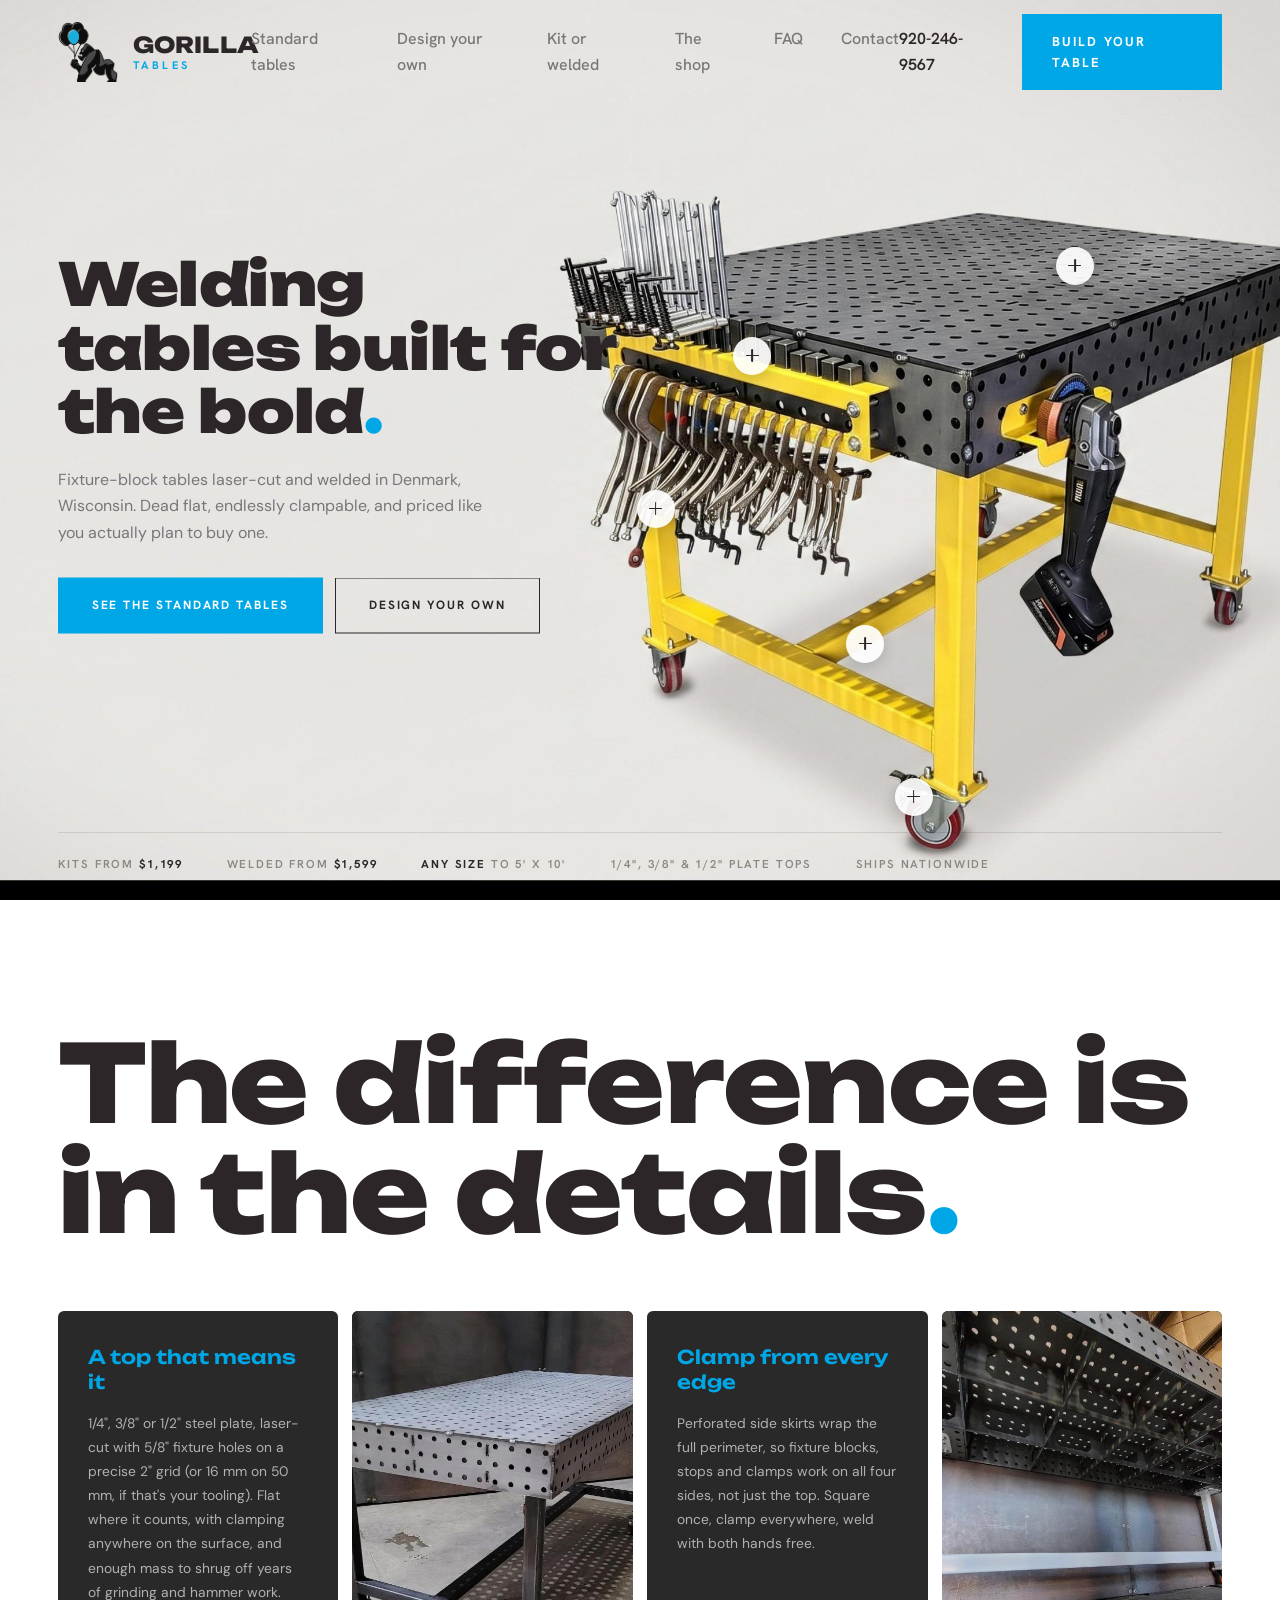
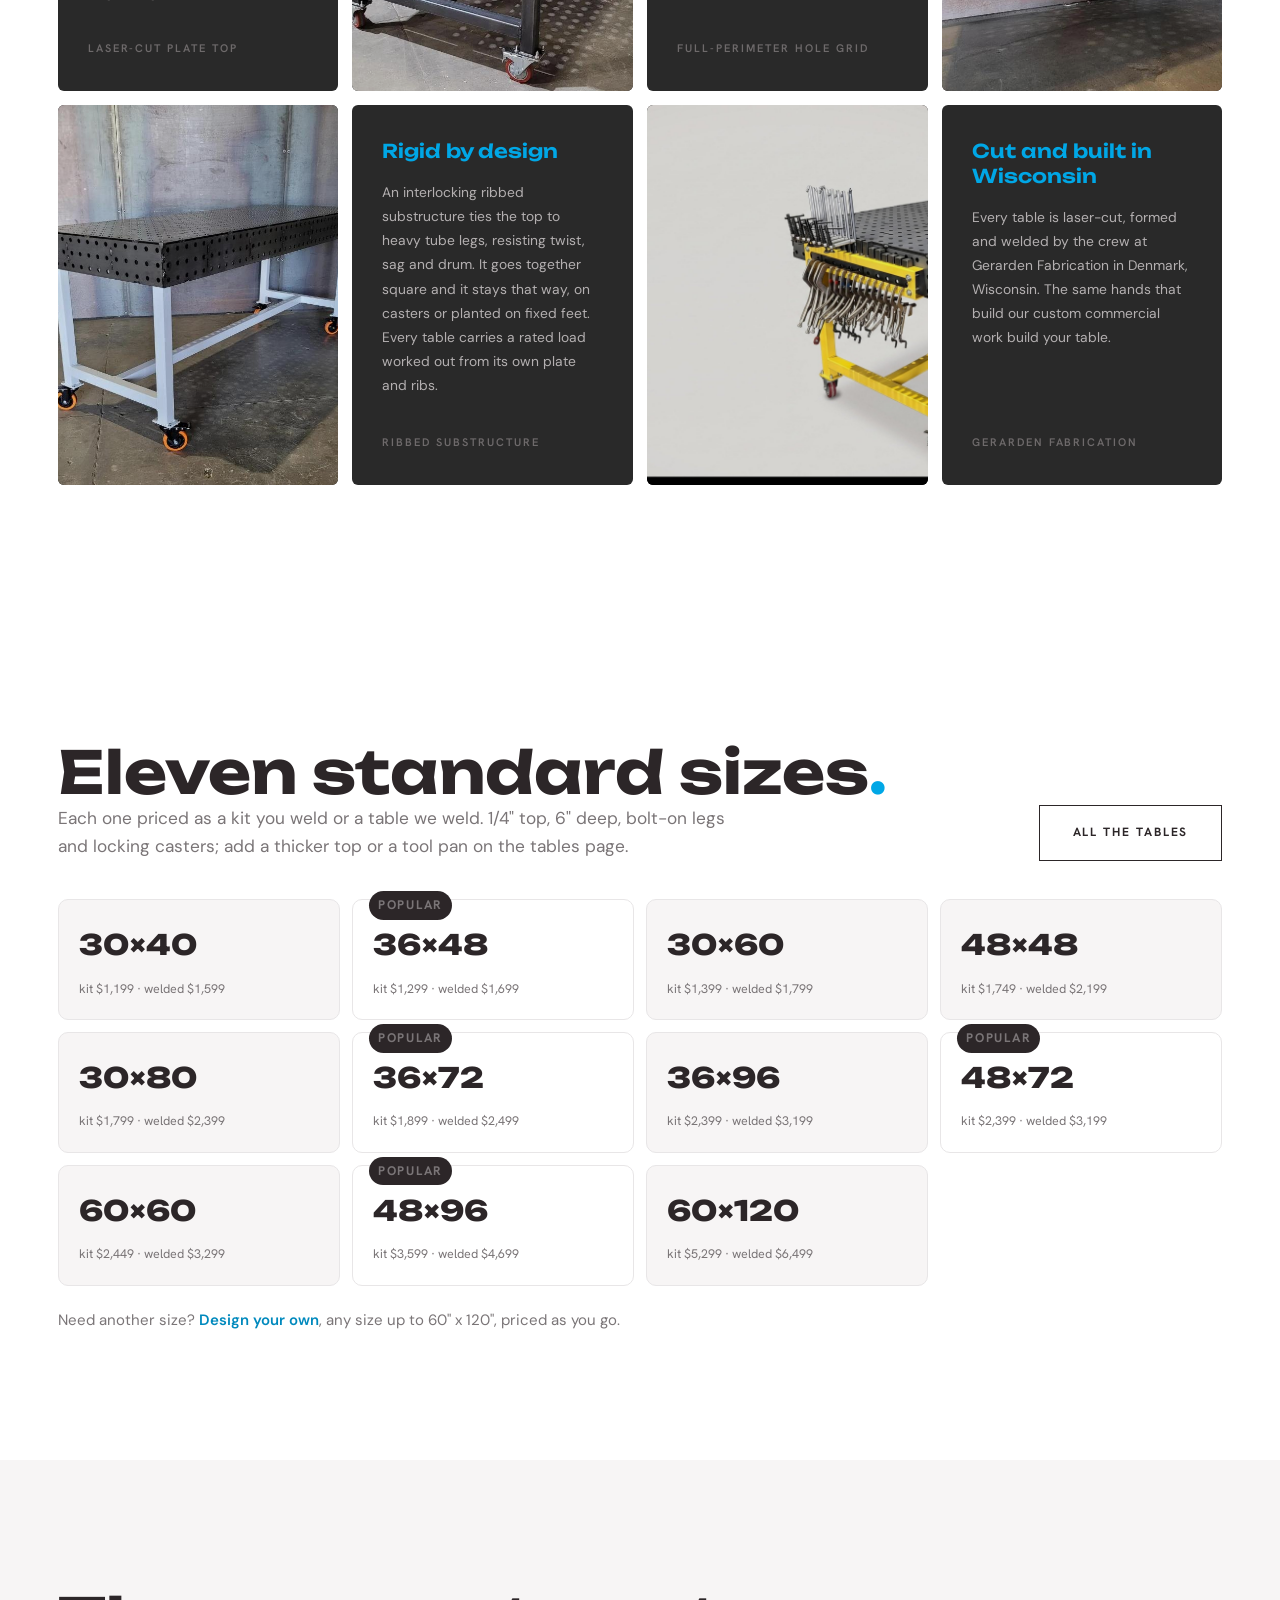
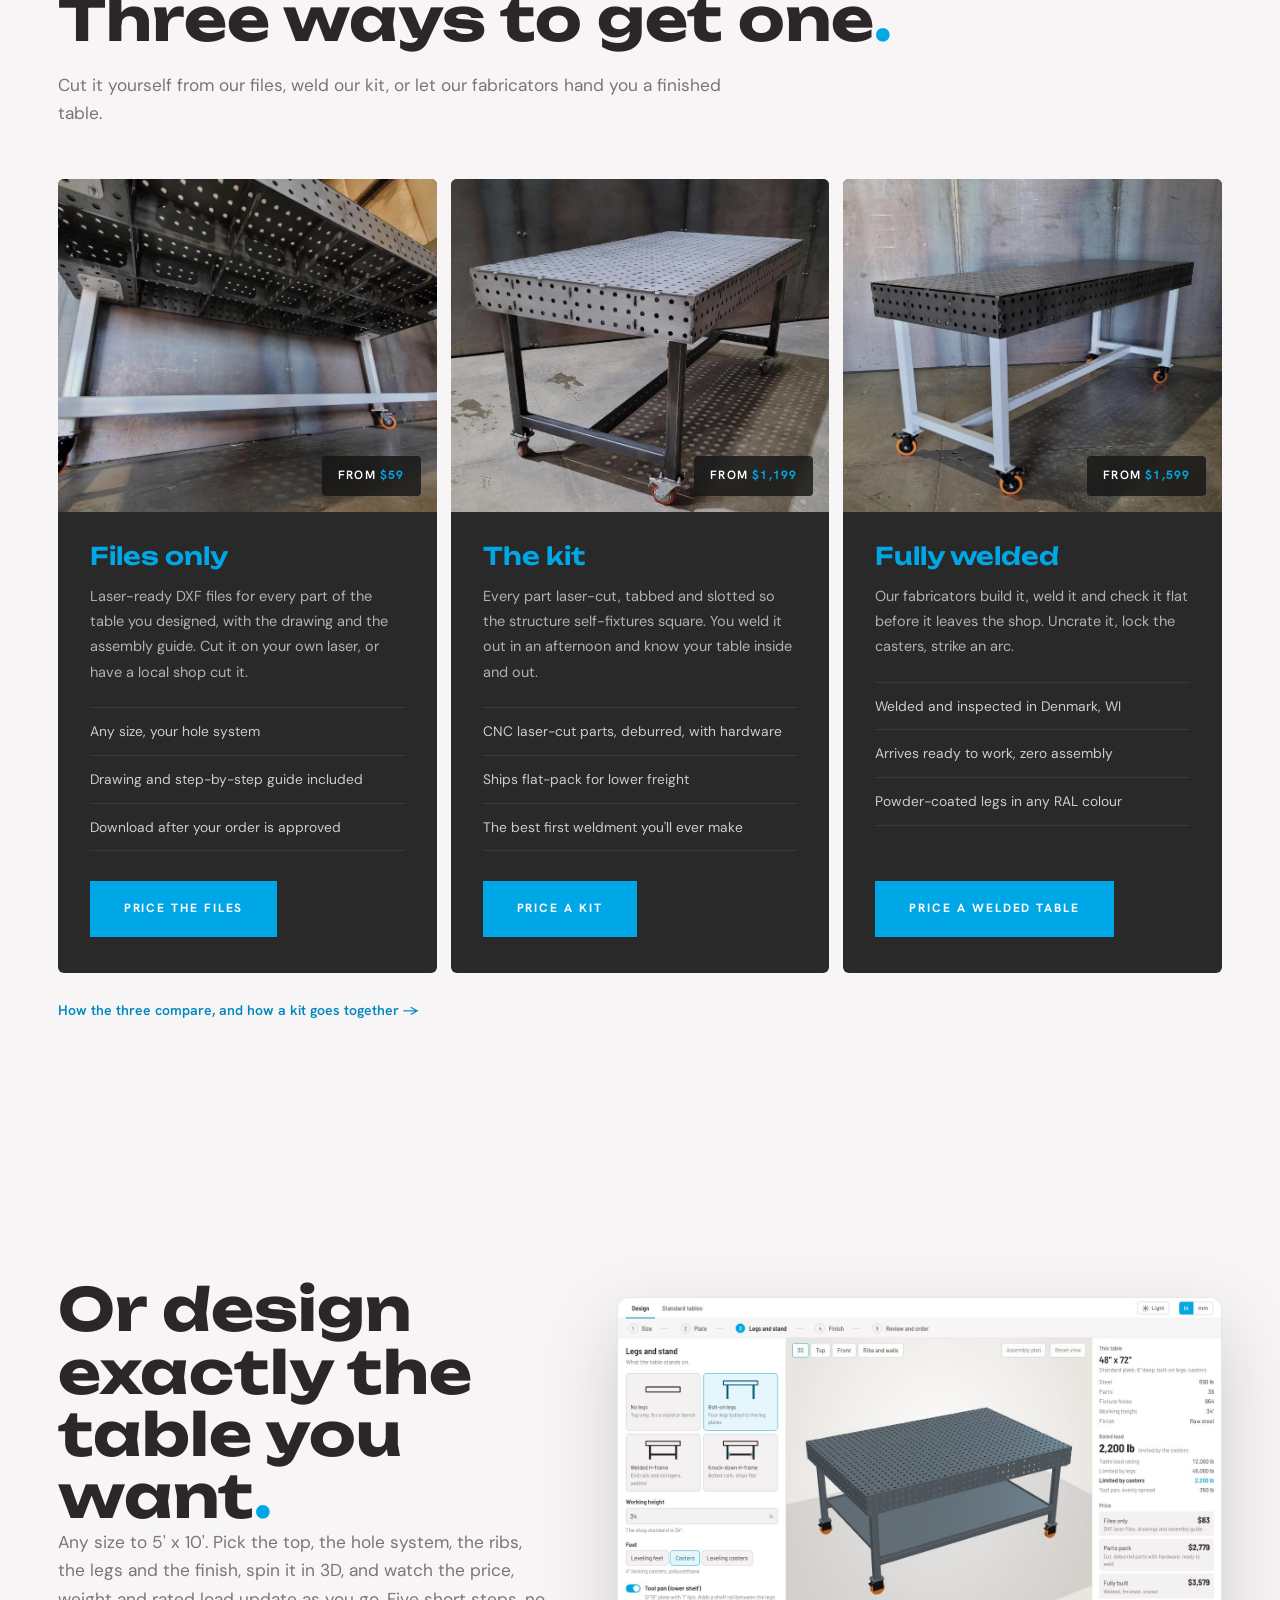
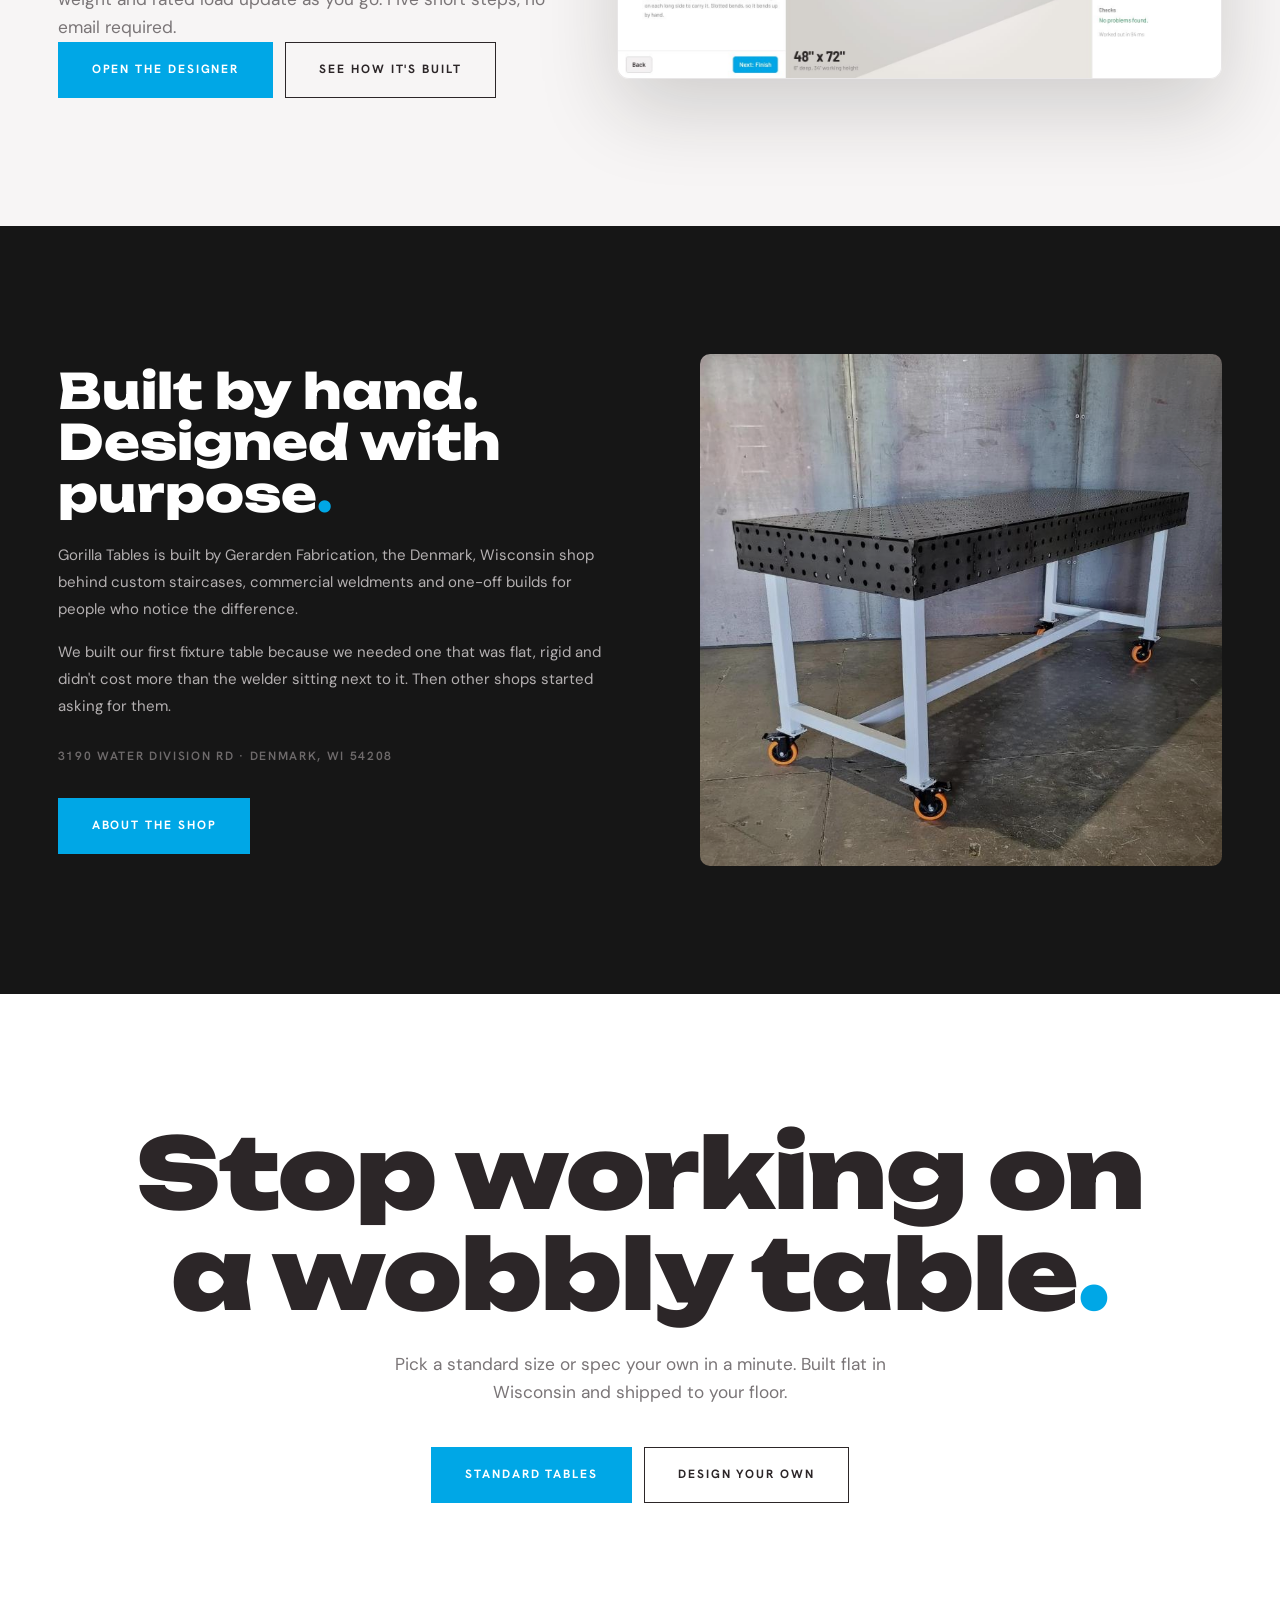
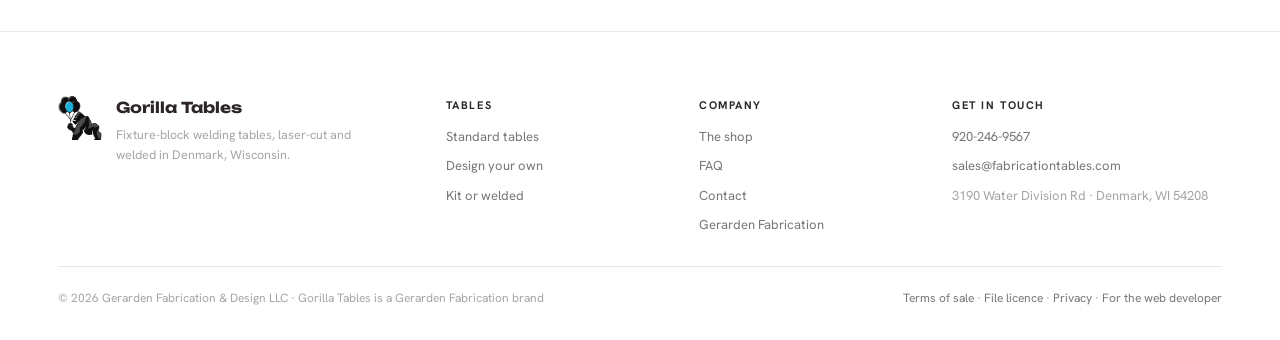
<file: index.html>
<!DOCTYPE html>
<html lang="en">
<head>
<meta charset="utf-8">
<meta name="viewport" content="width=device-width, initial-scale=1">
<title>Gorilla Tables — Welding tables built for the bold</title>
<meta name="description" content="Fixture-block welding tables laser-cut and welded in Denmark, Wisconsin. Eleven standard sizes or design your own: live price, 3D preview, kit or fully welded.">
<meta name="robots" content="noindex, nofollow">
<link rel="icon" href="assets/img/gorilla.png">
<meta property="og:site_name" content="Gorilla Tables">
<meta property="og:title" content="Gorilla Tables — Welding tables built for the bold">
<meta property="og:description" content="Fixture-block welding tables laser-cut and welded in Denmark, Wisconsin. Eleven standard sizes or design your own: live price, 3D preview, kit or fully welded.">
<meta property="og:type" content="website">
<meta property="og:url" content="https://safetydav3.github.io/gorilla-tables-site/">
<meta property="og:image" content="https://safetydav3.github.io/gorilla-tables-site/assets/img/og.jpg?v=2">
<meta property="og:image:secure_url" content="https://safetydav3.github.io/gorilla-tables-site/assets/img/og.jpg?v=2">
<meta property="og:image:type" content="image/jpeg">
<meta property="og:image:width" content="1200">
<meta property="og:image:height" content="630">
<meta property="og:image:alt" content="Gorilla Tables: welding tables built for the bold">
<meta name="twitter:card" content="summary_large_image">
<meta name="twitter:title" content="Gorilla Tables — Welding tables built for the bold">
<meta name="twitter:image" content="https://safetydav3.github.io/gorilla-tables-site/assets/img/og.jpg?v=2">
<link rel="preconnect" href="https://fonts.googleapis.com">
<link rel="preconnect" href="https://fonts.gstatic.com" crossorigin>
<link rel="stylesheet" href="https://fonts.googleapis.com/css2?family=Unbounded:wght@600;700;800;900&family=DM+Sans:wght@400;500;600;700&family=Hanken+Grotesk:wght@500;600;700&display=swap">
<link rel="stylesheet" href="assets/css/site.css">
<link rel="preload" as="image" href="assets/img/hero-table.jpg">
</head>
<body class="gft-home">
<header class="gft gft-hdr gft-hdr-over" id="gft-hdr">
  <a class="gft-hdr-logo" href="./">
    <img src="assets/img/gorilla.png" alt="Gorilla Tables" width="60" height="60">
    <span class="gft-hdr-type"><span class="gft-hdr-l1">GORILLA</span><span class="gft-hdr-l2">Tables</span></span>
  </a>
  <nav class="gft-hdr-nav" aria-label="Main"><ul><li><a href="tables/">Standard tables</a></li><li><a href="design/">Design your own</a></li><li><a href="how/">Kit or welded</a></li><li><a href="shop/">The shop</a></li><li><a href="faq/">FAQ</a></li><li><a href="contact/">Contact</a></li></ul></nav>
  <div class="gft-hdr-right">
    <a class="gft-hdr-tel" href="tel:9202469567">920-246-9567</a>
    <a class="gft-btn gft-hdr-cta" href="design/">Build your table</a>
    <button class="gft-hdr-burger" id="gft-hdr-burger" aria-label="Menu" aria-expanded="false"><span></span><span></span></button>
  </div>
  <div class="gft-hdr-mobile" id="gft-hdr-mobile">
    <ul><li><a href="tables/">Standard tables</a></li><li><a href="design/">Design your own</a></li><li><a href="how/">Kit or welded</a></li><li><a href="shop/">The shop</a></li><li><a href="faq/">FAQ</a></li><li><a href="contact/">Contact</a></li></ul>
    <div class="gft-hdr-mobile-foot"><a class="gft-btn" href="design/">Build your table</a><a class="gft-hdr-tel" href="tel:9202469567">920-246-9567</a></div>
  </div>
</header>

<main id="gft-home" class="gft-home-main">

  <div class="gft gft-hero" id="gft-stage">
    <img class="gft-hero-photo" id="gft-hero-photo" src="assets/img/hero-table.jpg" width="2788" height="1556" alt="Gorilla Tables fixture-block welding table with clamp rack, grinder holster and locking casters">
    <div class="gft-glow-a"></div><div class="gft-glow-b"></div>
    <div class="gft-hero-content">
      <h1>Welding tables built for the bold<span class="gft-cy">.</span></h1>
      <p class="gft-lede">Fixture-block tables laser-cut and welded in Denmark, Wisconsin. Dead flat, endlessly clampable, and priced like you actually plan to buy one.</p>
      <div class="gft-hero-ctas"><a class="gft-btn" href="tables/">See the standard tables</a><a class="gft-btn gft-ghost" href="design/">Design your own</a></div>
    </div>
    <button class="gft-dot" data-f="0" data-fx=".815" data-fy=".295" aria-label="Feature 1"><span></span></button>
    <button class="gft-dot" data-f="1" data-fx=".615" data-fy=".395" aria-label="Feature 2"><span></span></button>
    <button class="gft-dot" data-f="2" data-fx=".555" data-fy=".565" aria-label="Feature 3"><span></span></button>
    <button class="gft-dot" data-f="3" data-fx=".685" data-fy=".715" aria-label="Feature 4"><span></span></button>
    <button class="gft-dot" data-f="4" data-fx=".715" data-fy=".885" aria-label="Feature 5"><span></span></button>
    <aside class="gft-panel" id="gft-panel">
      <div class="gft-panel-img" id="gft-panel-img"></div>
      <button class="gft-panel-x" id="gft-panel-x" aria-label="Close">✕</button>
      <div class="gft-panel-body"><h3 id="gft-panel-title"></h3><div id="gft-panel-text"></div></div>
      <div class="gft-panel-foot">
        <div class="gft-p-dots" id="gft-p-dots"></div>
        <div class="gft-p-nav"><button class="gft-p-arrow" id="gft-p-prev" aria-label="Previous">←</button><button class="gft-p-arrow gft-next" id="gft-p-next" aria-label="Next">→</button></div>
      </div>
    </aside>
    <div class="gft-hero-meta">
      <span>Kits from <b>$1,199</b></span><span>Welded from <b>$1,599</b></span><span><b>Any size</b> to 5' x 10'</span><span>1/4", 3/8" &amp; 1/2" plate tops</span><span>Ships nationwide</span>
    </div>
  </div>

  <section class="gft gft-details" id="details">
    <div class="gft-giant gft-reveal">The difference is in the details<span class="gft-cy">.</span></div>
    <div class="gft-cards">
      <div class="gft-card gft-card-text gft-reveal"><h3>A top that means it</h3><p>1/4", 3/8" or 1/2" steel plate, laser-cut with 5/8" fixture holes on a precise 2" grid (or 16 mm on 50 mm, if that's your tooling). Flat where it counts, with clamping anywhere on the surface, and enough mass to shrug off years of grinding and hammer work.</p><span class="gft-foot">Laser-cut plate top</span></div>
      <div class="gft-card gft-card-photo gft-reveal"><img src="assets/img/table-raw.jpg" loading="lazy" alt="Raw steel fixture table"></div>
      <div class="gft-card gft-card-text gft-reveal"><h3>Clamp from every edge</h3><p>Perforated side skirts wrap the full perimeter, so fixture blocks, stops and clamps work on all four sides, not just the top. Square once, clamp everywhere, weld with both hands free.</p><span class="gft-foot">Full-perimeter hole grid</span></div>
      <div class="gft-card gft-card-photo gft-reveal"><img src="assets/img/table-ribs.jpg" loading="lazy" alt="Ribbed substructure"></div>
      <div class="gft-card gft-card-photo gft-reveal"><img src="assets/img/table-powder.jpg" loading="lazy" alt="Powder coated welding table"></div>
      <div class="gft-card gft-card-text gft-reveal"><h3>Rigid by design</h3><p>An interlocking ribbed substructure ties the top to heavy tube legs, resisting twist, sag and drum. It goes together square and it stays that way, on casters or planted on fixed feet. Every table carries a rated load worked out from its own plate and ribs.</p><span class="gft-foot">Ribbed substructure</span></div>
      <div class="gft-card gft-card-photo gft-reveal"><img src="assets/img/hero-table.jpg" loading="lazy" alt="Loaded fixture table"></div>
      <div class="gft-card gft-card-text gft-reveal"><h3>Cut and built in Wisconsin</h3><p>Every table is laser-cut, formed and welded by the crew at Gerarden Fabrication in Denmark, Wisconsin. The same hands that build our custom commercial work build your table.</p><span class="gft-foot">Gerarden Fabrication</span></div>
    </div>
  </section>

  <section class="gft gft-sizes" id="sizes">
    <div class="gft-sizes-head gft-reveal">
      <div><h2 class="gft-sec-title">Eleven standard sizes<span class="gft-cy">.</span></h2>
      <p class="gft-lede">Each one priced as a kit you weld or a table we weld. 1/4" top, 6" deep, bolt-on legs and locking casters; add a thicker top or a tool pan on the tables page.</p></div>
      <a class="gft-btn gft-ghost" href="tables/">All the tables</a>
    </div>
    <div class="gft-size-cards gft-reveal"><a class="gft-size-card" href="tables/#t30x40"><b>30×40</b><span>kit $1,199 · welded $1,599</span></a><a class="gft-size-card gft-pop" href="tables/#t36x48"><span class="gft-tag">Popular</span><b>36×48</b><span>kit $1,299 · welded $1,699</span></a><a class="gft-size-card" href="tables/#t30x60"><b>30×60</b><span>kit $1,399 · welded $1,799</span></a><a class="gft-size-card" href="tables/#t48x48"><b>48×48</b><span>kit $1,749 · welded $2,199</span></a><a class="gft-size-card" href="tables/#t30x80"><b>30×80</b><span>kit $1,799 · welded $2,399</span></a><a class="gft-size-card gft-pop" href="tables/#t36x72"><span class="gft-tag">Popular</span><b>36×72</b><span>kit $1,899 · welded $2,499</span></a><a class="gft-size-card" href="tables/#t36x96"><b>36×96</b><span>kit $2,399 · welded $3,199</span></a><a class="gft-size-card gft-pop" href="tables/#t48x72"><span class="gft-tag">Popular</span><b>48×72</b><span>kit $2,399 · welded $3,199</span></a><a class="gft-size-card" href="tables/#t60x60"><b>60×60</b><span>kit $2,449 · welded $3,299</span></a><a class="gft-size-card gft-pop" href="tables/#t48x96"><span class="gft-tag">Popular</span><b>48×96</b><span>kit $3,599 · welded $4,699</span></a><a class="gft-size-card" href="tables/#t60x120"><b>60×120</b><span>kit $5,299 · welded $6,499</span></a></div>
    <p class="gft-sizes-foot gft-reveal">Need another size? <a href="design/">Design your own</a>, any size up to 60" x 120", priced as you go.</p>
  </section>

  <section class="gft gft-ways" id="ways">
    <div class="gft-ways-head gft-reveal">
      <h2 class="gft-sec-title">Three ways to get one<span class="gft-cy">.</span></h2>
      <p class="gft-lede">Cut it yourself from our files, weld our kit, or let our fabricators hand you a finished table.</p>
    </div>
    <div class="gft-way-grid gft-three">
      <div class="gft-way gft-reveal">
        <div class="gft-ph"><img src="assets/img/table-ribs.jpg" loading="lazy" alt="Laser files for a fixture table"><span class="gft-price">From <b>$59</b></span></div>
        <div class="gft-way-body"><h3>Files only</h3><p>Laser-ready DXF files for every part of the table you designed, with the drawing and the assembly guide. Cut it on your own laser, or have a local shop cut it.</p>
          <ul><li>Any size, your hole system</li><li>Drawing and step-by-step guide included</li><li>Download after your order is approved</li></ul>
          <a class="gft-btn gft-on-dark" href="design/?tier=files">Price the files</a></div>
      </div>
      <div class="gft-way gft-reveal">
        <div class="gft-ph"><img src="assets/img/table-raw.jpg" loading="lazy" alt="Table kit"><span class="gft-price">From <b>$1,199</b></span></div>
        <div class="gft-way-body"><h3>The kit</h3><p>Every part laser-cut, tabbed and slotted so the structure self-fixtures square. You weld it out in an afternoon and know your table inside and out.</p>
          <ul><li>CNC laser-cut parts, deburred, with hardware</li><li>Ships flat-pack for lower freight</li><li>The best first weldment you'll ever make</li></ul>
          <a class="gft-btn gft-on-dark" href="design/?tier=parts">Price a kit</a></div>
      </div>
      <div class="gft-way gft-reveal">
        <div class="gft-ph"><img src="assets/img/table-powder.jpg" loading="lazy" alt="Fully welded table"><span class="gft-price">From <b>$1,599</b></span></div>
        <div class="gft-way-body"><h3>Fully welded</h3><p>Our fabricators build it, weld it and check it flat before it leaves the shop. Uncrate it, lock the casters, strike an arc.</p>
          <ul><li>Welded and inspected in Denmark, WI</li><li>Arrives ready to work, zero assembly</li><li>Powder-coated legs in any RAL colour</li></ul>
          <a class="gft-btn gft-on-dark" href="design/?tier=built">Price a welded table</a></div>
      </div>
    </div>
    <p class="gft-ways-more gft-reveal"><a href="how/">How the three compare, and how a kit goes together →</a></p>
  </section>

  <section class="gft gft-designer-teaser" id="designer">
    <div class="gft-teaser-grid">
      <div class="gft-reveal">
        <h2 class="gft-sec-title">Or design exactly the table you want<span class="gft-cy">.</span></h2>
        <p class="gft-lede">Any size to 5' x 10'. Pick the top, the hole system, the ribs, the legs and the finish, spin it in 3D, and watch the price, weight and rated load update as you go. Five short steps, no email required.</p>
        <div class="gft-hero-ctas"><a class="gft-btn" href="design/">Open the designer</a><a class="gft-btn gft-ghost" href="how/#assembly">See how it's built</a></div>
      </div>
      <a class="gft-teaser-shot gft-reveal" href="design/" aria-label="Open the designer"><img src="assets/img/designer.jpg" loading="lazy" alt="The Gorilla Tables designer: a 3D table with live price and rated load"></a>
    </div>
  </section>

  <section class="gft gft-story" id="shop">
    <div class="gft-story-grid">
      <div class="gft-reveal">
        <h2>Built by hand. Designed with purpose<span class="gft-cy">.</span></h2>
        <p>Gorilla Tables is built by Gerarden Fabrication, the Denmark, Wisconsin shop behind custom staircases, commercial weldments and one-off builds for people who notice the difference.</p>
        <p>We built our first fixture table because we needed one that was flat, rigid and didn't cost more than the welder sitting next to it. Then other shops started asking for them.</p>
        <p class="gft-addr">3190 Water Division Rd · Denmark, WI 54208</p>
        <a class="gft-btn gft-on-dark" href="shop/">About the shop</a>
      </div>
      <div class="gft-story-img gft-reveal"><img src="assets/img/table-powder.jpg" loading="lazy" alt="A powder-coated Gorilla table in the Gerarden Fabrication shop"></div>
    </div>
  </section>

  <section class="gft gft-final">
    <div class="gft-ghost2 gft-reveal">Stop working on<br>a wobbly table<span class="gft-cy">.</span></div>
    <p class="gft-lede gft-reveal">Pick a standard size or spec your own in a minute. Built flat in Wisconsin and shipped to your floor.</p>
    <div class="gft-hero-ctas gft-center gft-reveal"><a class="gft-btn" href="tables/">Standard tables</a><a class="gft-btn gft-ghost" href="design/">Design your own</a></div>
  </section>
</main>
<footer class="gft gft-footer">
  <div class="gft-footer-top">
    <div class="gft-footer-brand">
      <img src="assets/img/gorilla.png" alt="" width="44" height="44">
      <div><b>Gorilla Tables</b><span>Fixture-block welding tables, laser-cut and welded in Denmark, Wisconsin.</span></div>
    </div>
    <div class="gft-footer-col"><b>Tables</b><a href="tables/">Standard tables</a><a href="design/">Design your own</a><a href="how/">Kit or welded</a></div>
    <div class="gft-footer-col"><b>Company</b><a href="shop/">The shop</a><a href="faq/">FAQ</a><a href="contact/">Contact</a><a href="https://gerardenfabrication.com">Gerarden Fabrication</a></div>
    <div class="gft-footer-col"><b>Get in touch</b><a href="tel:9202469567">920-246-9567</a><a href="mailto:sales@fabricationtables.com">sales@fabricationtables.com</a><span>3190 Water Division Rd · Denmark, WI 54208</span></div>
  </div>
  <div class="gft-footer-bottom">
    <span>© 2026 Gerarden Fabrication &amp; Design LLC · Gorilla Tables is a Gerarden Fabrication brand</span>
    <span><a href="legal/terms.html">Terms of sale</a> · <a href="legal/files.html">File licence</a> · <a href="legal/privacy.html">Privacy</a> · <a href="webdev/">For the web developer</a></span>
  </div>
</footer>
<script src="assets/js/site.js" defer></script>
</body>
</html>
</file>
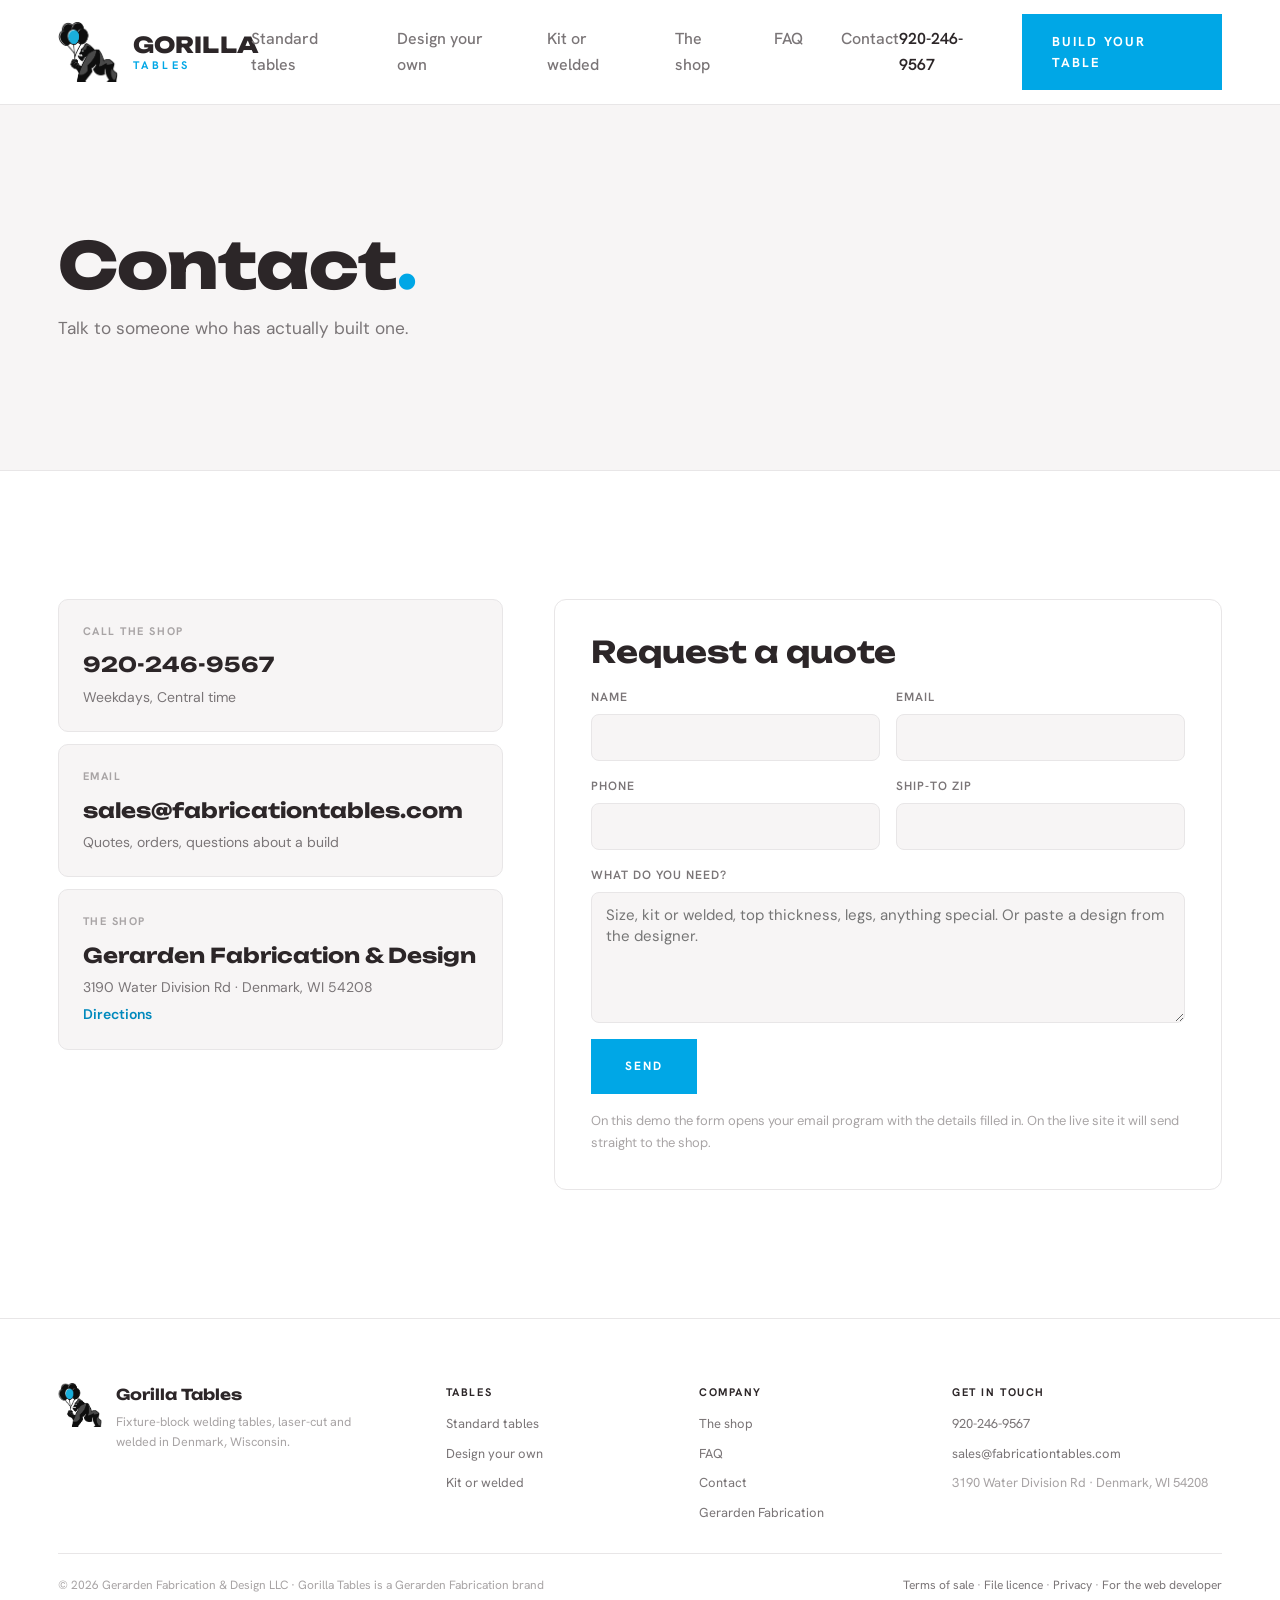
<file: contact/index.html>
<!DOCTYPE html>
<html lang="en">
<head>
<meta charset="utf-8">
<meta name="viewport" content="width=device-width, initial-scale=1">
<title>Contact — Gorilla Tables</title>
<meta name="description" content="Call, email or visit Gerarden Fabrication in Denmark, Wisconsin, or request a quote for a fixture-block welding table.">
<meta name="robots" content="noindex, nofollow">
<link rel="icon" href="../assets/img/gorilla.png">
<meta property="og:site_name" content="Gorilla Tables">
<meta property="og:title" content="Contact — Gorilla Tables">
<meta property="og:description" content="Call, email or visit Gerarden Fabrication in Denmark, Wisconsin, or request a quote for a fixture-block welding table.">
<meta property="og:type" content="website">
<meta property="og:url" content="https://safetydav3.github.io/gorilla-tables-site/contact/">
<meta property="og:image" content="https://safetydav3.github.io/gorilla-tables-site/assets/img/og.jpg?v=2">
<meta property="og:image:secure_url" content="https://safetydav3.github.io/gorilla-tables-site/assets/img/og.jpg?v=2">
<meta property="og:image:type" content="image/jpeg">
<meta property="og:image:width" content="1200">
<meta property="og:image:height" content="630">
<meta property="og:image:alt" content="Gorilla Tables: welding tables built for the bold">
<meta name="twitter:card" content="summary_large_image">
<meta name="twitter:title" content="Contact — Gorilla Tables">
<meta name="twitter:image" content="https://safetydav3.github.io/gorilla-tables-site/assets/img/og.jpg?v=2">
<link rel="preconnect" href="https://fonts.googleapis.com">
<link rel="preconnect" href="https://fonts.gstatic.com" crossorigin>
<link rel="stylesheet" href="https://fonts.googleapis.com/css2?family=Unbounded:wght@600;700;800;900&family=DM+Sans:wght@400;500;600;700&family=Hanken+Grotesk:wght@500;600;700&display=swap">
<link rel="stylesheet" href="../assets/css/site.css">
</head>
<body class="gft-page">
<header class="gft gft-hdr" id="gft-hdr">
  <a class="gft-hdr-logo" href="../">
    <img src="../assets/img/gorilla.png" alt="Gorilla Tables" width="60" height="60">
    <span class="gft-hdr-type"><span class="gft-hdr-l1">GORILLA</span><span class="gft-hdr-l2">Tables</span></span>
  </a>
  <nav class="gft-hdr-nav" aria-label="Main"><ul><li><a href="../tables/">Standard tables</a></li><li><a href="../design/">Design your own</a></li><li><a href="../how/">Kit or welded</a></li><li><a href="../shop/">The shop</a></li><li><a href="../faq/">FAQ</a></li><li><a href="../contact/" aria-current="page">Contact</a></li></ul></nav>
  <div class="gft-hdr-right">
    <a class="gft-hdr-tel" href="tel:9202469567">920-246-9567</a>
    <a class="gft-btn gft-hdr-cta" href="../design/">Build your table</a>
    <button class="gft-hdr-burger" id="gft-hdr-burger" aria-label="Menu" aria-expanded="false"><span></span><span></span></button>
  </div>
  <div class="gft-hdr-mobile" id="gft-hdr-mobile">
    <ul><li><a href="../tables/">Standard tables</a></li><li><a href="../design/">Design your own</a></li><li><a href="../how/">Kit or welded</a></li><li><a href="../shop/">The shop</a></li><li><a href="../faq/">FAQ</a></li><li><a href="../contact/" aria-current="page">Contact</a></li></ul>
    <div class="gft-hdr-mobile-foot"><a class="gft-btn" href="../design/">Build your table</a><a class="gft-hdr-tel" href="tel:9202469567">920-246-9567</a></div>
  </div>
</header>

<main>
  <section class="gft gft-page-head">
    <h1>Contact<span class="gft-cy">.</span></h1>
    <p class="gft-lede">Talk to someone who has actually built one.</p>
  </section>

  <section class="gft gft-contact">
    <div class="gft-contact-grid">
      <div class="gft-reveal">
        <div class="gft-contact-card">
          <b>Call the shop</b><a class="gft-big" href="tel:9202469567">920-246-9567</a><span>Weekdays, Central time</span>
        </div>
        <div class="gft-contact-card">
          <b>Email</b><a class="gft-big" href="mailto:sales@fabricationtables.com">sales@fabricationtables.com</a><span>Quotes, orders, questions about a build</span>
        </div>
        <div class="gft-contact-card">
          <b>The shop</b><span class="gft-big">Gerarden Fabrication &amp; Design</span><span>3190 Water Division Rd · Denmark, WI 54208</span><a href="https://maps.google.com/?q=3190+Water+Division+Rd+Denmark+WI+54208">Directions</a>
        </div>
      </div>
      <form class="gft-form gft-reveal" id="gft-contact-form" action="mailto:sales@fabricationtables.com" method="get">
        <h2>Request a quote</h2>
        <label>Name<input name="name" required autocomplete="name"></label>
        <label>Email<input name="email" type="email" required autocomplete="email"></label>
        <label>Phone<input name="phone" type="tel" autocomplete="tel"></label>
        <label>Ship-to ZIP<input name="zip" inputmode="numeric" autocomplete="postal-code"></label>
        <label class="gft-wide">What do you need?<textarea name="body" rows="5" placeholder="Size, kit or welded, top thickness, legs, anything special. Or paste a design from the designer."></textarea></label>
        <button class="gft-btn" type="submit">Send</button>
        <p class="gft-form-note">On this demo the form opens your email program with the details filled in. On the live site it will send straight to the shop.</p>
      </form>
    </div>
  </section>
</main>
<footer class="gft gft-footer">
  <div class="gft-footer-top">
    <div class="gft-footer-brand">
      <img src="../assets/img/gorilla.png" alt="" width="44" height="44">
      <div><b>Gorilla Tables</b><span>Fixture-block welding tables, laser-cut and welded in Denmark, Wisconsin.</span></div>
    </div>
    <div class="gft-footer-col"><b>Tables</b><a href="../tables/">Standard tables</a><a href="../design/">Design your own</a><a href="../how/">Kit or welded</a></div>
    <div class="gft-footer-col"><b>Company</b><a href="../shop/">The shop</a><a href="../faq/">FAQ</a><a href="../contact/">Contact</a><a href="https://gerardenfabrication.com">Gerarden Fabrication</a></div>
    <div class="gft-footer-col"><b>Get in touch</b><a href="tel:9202469567">920-246-9567</a><a href="mailto:sales@fabricationtables.com">sales@fabricationtables.com</a><span>3190 Water Division Rd · Denmark, WI 54208</span></div>
  </div>
  <div class="gft-footer-bottom">
    <span>© 2026 Gerarden Fabrication &amp; Design LLC · Gorilla Tables is a Gerarden Fabrication brand</span>
    <span><a href="../legal/terms.html">Terms of sale</a> · <a href="../legal/files.html">File licence</a> · <a href="../legal/privacy.html">Privacy</a> · <a href="../webdev/">For the web developer</a></span>
  </div>
</footer>
<script src="../assets/js/site.js" defer></script>
</body>
</html>
</file>
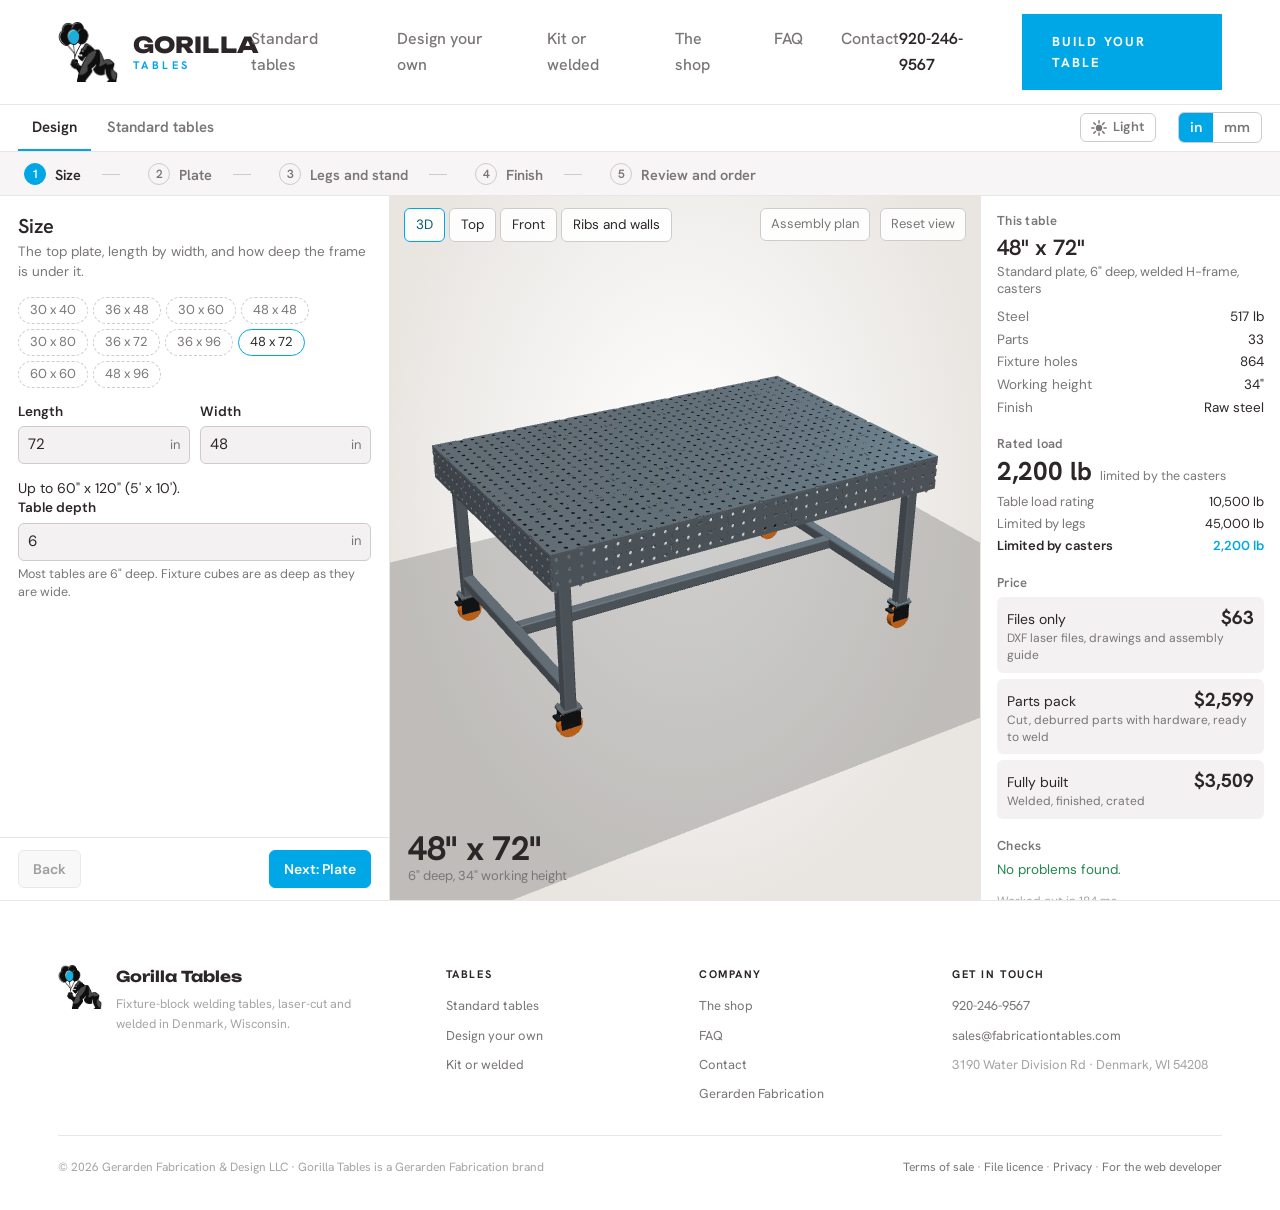
<file: design/index.html>
<!DOCTYPE html>
<html lang="en">
<head>
<meta charset="utf-8">
<meta name="viewport" content="width=device-width, initial-scale=1">
<title>Design your own table — Gorilla Tables</title>
<meta name="description" content="Design your fixture-block welding table: any size to 60 x 120, live price, 3D preview, rated load. Files, kit or fully welded.">
<meta name="robots" content="noindex, nofollow">
<link rel="icon" href="../assets/img/gorilla.png">
<meta property="og:site_name" content="Gorilla Tables">
<meta property="og:title" content="Design your own table — Gorilla Tables">
<meta property="og:description" content="Design your fixture-block welding table: any size to 60 x 120, live price, 3D preview, rated load. Files, kit or fully welded.">
<meta property="og:type" content="website">
<meta property="og:url" content="https://safetydav3.github.io/gorilla-tables-site/design/">
<meta property="og:image" content="https://safetydav3.github.io/gorilla-tables-site/assets/img/og.jpg?v=2">
<meta property="og:image:secure_url" content="https://safetydav3.github.io/gorilla-tables-site/assets/img/og.jpg?v=2">
<meta property="og:image:type" content="image/jpeg">
<meta property="og:image:width" content="1200">
<meta property="og:image:height" content="630">
<meta property="og:image:alt" content="Gorilla Tables: welding tables built for the bold">
<meta name="twitter:card" content="summary_large_image">
<meta name="twitter:title" content="Design your own table — Gorilla Tables">
<meta name="twitter:image" content="https://safetydav3.github.io/gorilla-tables-site/assets/img/og.jpg?v=2">
<link rel="preconnect" href="https://fonts.googleapis.com">
<link rel="preconnect" href="https://fonts.gstatic.com" crossorigin>
<link rel="stylesheet" href="https://fonts.googleapis.com/css2?family=Unbounded:wght@600;700;800;900&family=DM+Sans:wght@400;500;600;700&family=Hanken+Grotesk:wght@500;600;700&display=swap">
<link rel="stylesheet" href="../assets/css/site.css">
<style>
  body.gft-design-page main.gft-design-stage { padding-top: 0; flex: 1 1 auto; display: flex; flex-direction: column; min-height: 0; }
  .gft-design-stage iframe { flex: 1 1 auto; width: 100%; height: calc(100vh - 104px); min-height: 560px; border: 0; display: block; }
  .gft-design-page .gft-hdr { position: sticky; top: 0; }
  @media (max-width: 900px) { .gft-design-stage iframe { height: calc(100vh - 84px); } }
</style>
</head>
<body class="gft-page gft-design-page">
<header class="gft gft-hdr" id="gft-hdr">
  <a class="gft-hdr-logo" href="../">
    <img src="../assets/img/gorilla.png" alt="Gorilla Tables" width="60" height="60">
    <span class="gft-hdr-type"><span class="gft-hdr-l1">GORILLA</span><span class="gft-hdr-l2">Tables</span></span>
  </a>
  <nav class="gft-hdr-nav" aria-label="Main"><ul><li><a href="../tables/">Standard tables</a></li><li><a href="../design/" aria-current="page">Design your own</a></li><li><a href="../how/">Kit or welded</a></li><li><a href="../shop/">The shop</a></li><li><a href="../faq/">FAQ</a></li><li><a href="../contact/">Contact</a></li></ul></nav>
  <div class="gft-hdr-right">
    <a class="gft-hdr-tel" href="tel:9202469567">920-246-9567</a>
    <a class="gft-btn gft-hdr-cta" href="../design/">Build your table</a>
    <button class="gft-hdr-burger" id="gft-hdr-burger" aria-label="Menu" aria-expanded="false"><span></span><span></span></button>
  </div>
  <div class="gft-hdr-mobile" id="gft-hdr-mobile">
    <ul><li><a href="../tables/">Standard tables</a></li><li><a href="../design/" aria-current="page">Design your own</a></li><li><a href="../how/">Kit or welded</a></li><li><a href="../shop/">The shop</a></li><li><a href="../faq/">FAQ</a></li><li><a href="../contact/">Contact</a></li></ul>
    <div class="gft-hdr-mobile-foot"><a class="gft-btn" href="../design/">Build your table</a><a class="gft-hdr-tel" href="tel:9202469567">920-246-9567</a></div>
  </div>
</header>

<main class="gft-design-stage">
  <iframe id="gft-designer" src="app.html?embed=1" title="Gorilla Tables designer" allow="fullscreen"></iframe>
</main>
<script>
  // A design in this page's address (from a link on the site) goes through to the designer
  (function () {
    var q = location.search.replace(/^\?/, '');
    if (q) document.getElementById('gft-designer').src = 'app.html?embed=1&' + q;
  })();
</script>
<footer class="gft gft-footer">
  <div class="gft-footer-top">
    <div class="gft-footer-brand">
      <img src="../assets/img/gorilla.png" alt="" width="44" height="44">
      <div><b>Gorilla Tables</b><span>Fixture-block welding tables, laser-cut and welded in Denmark, Wisconsin.</span></div>
    </div>
    <div class="gft-footer-col"><b>Tables</b><a href="../tables/">Standard tables</a><a href="../design/">Design your own</a><a href="../how/">Kit or welded</a></div>
    <div class="gft-footer-col"><b>Company</b><a href="../shop/">The shop</a><a href="../faq/">FAQ</a><a href="../contact/">Contact</a><a href="https://gerardenfabrication.com">Gerarden Fabrication</a></div>
    <div class="gft-footer-col"><b>Get in touch</b><a href="tel:9202469567">920-246-9567</a><a href="mailto:sales@fabricationtables.com">sales@fabricationtables.com</a><span>3190 Water Division Rd · Denmark, WI 54208</span></div>
  </div>
  <div class="gft-footer-bottom">
    <span>© 2026 Gerarden Fabrication &amp; Design LLC · Gorilla Tables is a Gerarden Fabrication brand</span>
    <span><a href="../legal/terms.html">Terms of sale</a> · <a href="../legal/files.html">File licence</a> · <a href="../legal/privacy.html">Privacy</a> · <a href="../webdev/">For the web developer</a></span>
  </div>
</footer>
<script src="../assets/js/site.js" defer></script>
</body>
</html>
</file>
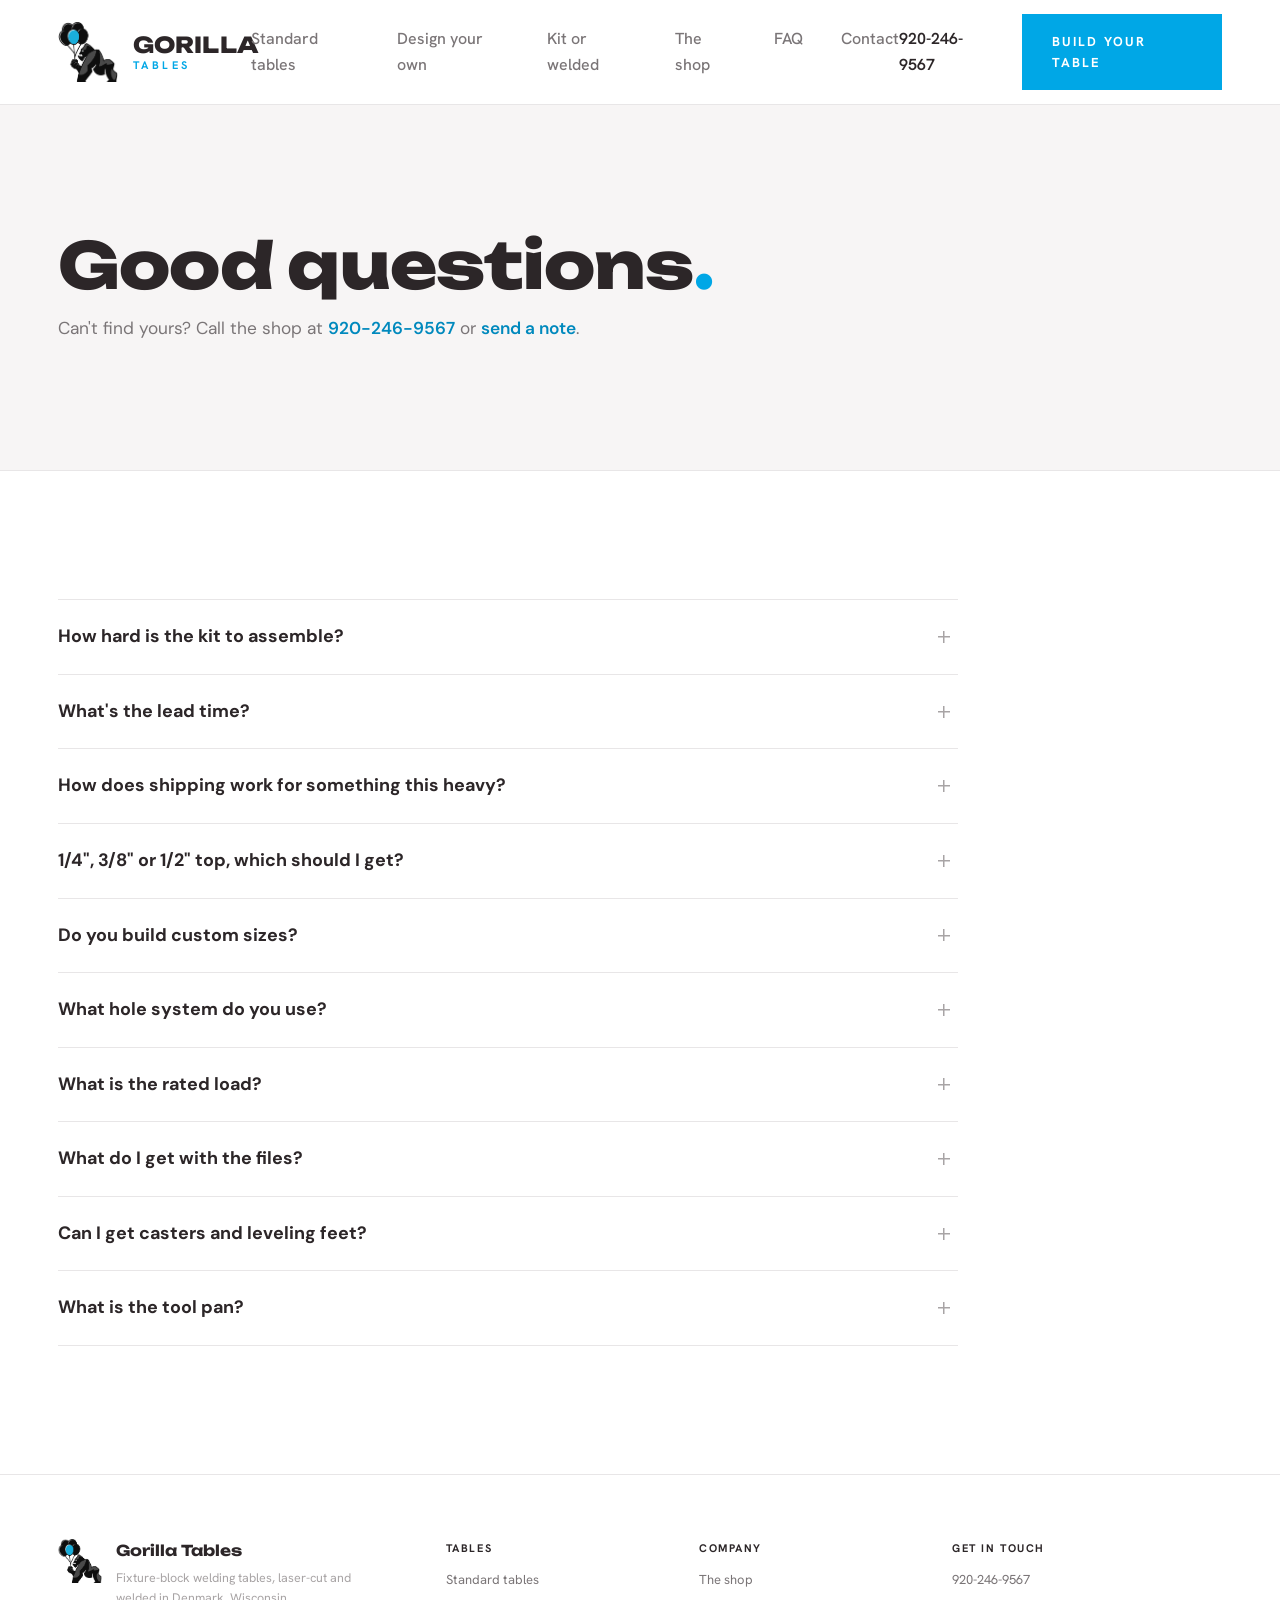
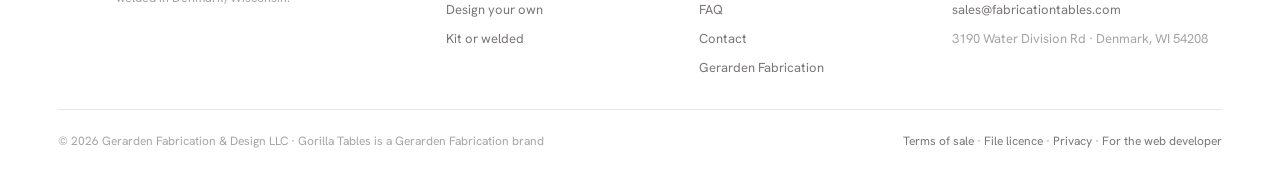
<file: faq/index.html>
<!DOCTYPE html>
<html lang="en">
<head>
<meta charset="utf-8">
<meta name="viewport" content="width=device-width, initial-scale=1">
<title>FAQ — Gorilla Tables</title>
<meta name="description" content="Answers about Gorilla Tables fixture-block welding tables: assembly, lead times, shipping, plate thickness, custom sizes, hole systems and load ratings.">
<meta name="robots" content="noindex, nofollow">
<link rel="icon" href="../assets/img/gorilla.png">
<meta property="og:site_name" content="Gorilla Tables">
<meta property="og:title" content="FAQ — Gorilla Tables">
<meta property="og:description" content="Answers about Gorilla Tables fixture-block welding tables: assembly, lead times, shipping, plate thickness, custom sizes, hole systems and load ratings.">
<meta property="og:type" content="website">
<meta property="og:url" content="https://safetydav3.github.io/gorilla-tables-site/faq/">
<meta property="og:image" content="https://safetydav3.github.io/gorilla-tables-site/assets/img/og.jpg?v=2">
<meta property="og:image:secure_url" content="https://safetydav3.github.io/gorilla-tables-site/assets/img/og.jpg?v=2">
<meta property="og:image:type" content="image/jpeg">
<meta property="og:image:width" content="1200">
<meta property="og:image:height" content="630">
<meta property="og:image:alt" content="Gorilla Tables: welding tables built for the bold">
<meta name="twitter:card" content="summary_large_image">
<meta name="twitter:title" content="FAQ — Gorilla Tables">
<meta name="twitter:image" content="https://safetydav3.github.io/gorilla-tables-site/assets/img/og.jpg?v=2">
<link rel="preconnect" href="https://fonts.googleapis.com">
<link rel="preconnect" href="https://fonts.gstatic.com" crossorigin>
<link rel="stylesheet" href="https://fonts.googleapis.com/css2?family=Unbounded:wght@600;700;800;900&family=DM+Sans:wght@400;500;600;700&family=Hanken+Grotesk:wght@500;600;700&display=swap">
<link rel="stylesheet" href="../assets/css/site.css">
</head>
<body class="gft-page">
<header class="gft gft-hdr" id="gft-hdr">
  <a class="gft-hdr-logo" href="../">
    <img src="../assets/img/gorilla.png" alt="Gorilla Tables" width="60" height="60">
    <span class="gft-hdr-type"><span class="gft-hdr-l1">GORILLA</span><span class="gft-hdr-l2">Tables</span></span>
  </a>
  <nav class="gft-hdr-nav" aria-label="Main"><ul><li><a href="../tables/">Standard tables</a></li><li><a href="../design/">Design your own</a></li><li><a href="../how/">Kit or welded</a></li><li><a href="../shop/">The shop</a></li><li><a href="../faq/" aria-current="page">FAQ</a></li><li><a href="../contact/">Contact</a></li></ul></nav>
  <div class="gft-hdr-right">
    <a class="gft-hdr-tel" href="tel:9202469567">920-246-9567</a>
    <a class="gft-btn gft-hdr-cta" href="../design/">Build your table</a>
    <button class="gft-hdr-burger" id="gft-hdr-burger" aria-label="Menu" aria-expanded="false"><span></span><span></span></button>
  </div>
  <div class="gft-hdr-mobile" id="gft-hdr-mobile">
    <ul><li><a href="../tables/">Standard tables</a></li><li><a href="../design/">Design your own</a></li><li><a href="../how/">Kit or welded</a></li><li><a href="../shop/">The shop</a></li><li><a href="../faq/" aria-current="page">FAQ</a></li><li><a href="../contact/">Contact</a></li></ul>
    <div class="gft-hdr-mobile-foot"><a class="gft-btn" href="../design/">Build your table</a><a class="gft-hdr-tel" href="tel:9202469567">920-246-9567</a></div>
  </div>
</header>

<main>
  <section class="gft gft-page-head">
    <h1>Good questions<span class="gft-cy">.</span></h1>
    <p class="gft-lede">Can't find yours? Call the shop at <a href="tel:9202469567">920-246-9567</a> or <a href="../contact/">send a note</a>.</p>
  </section>

  <section class="gft gft-faq gft-faq-page">
    <div class="gft-faq-list gft-reveal"><div class="gft-faq-item"><button type="button" class="gft-faq-q">How hard is the kit to assemble?</button><div class="gft-faq-a"><p>If you can run a bead, you can build it. Parts are laser-cut with interlocking tabs and slots that fixture the structure square, and every table ships with a step-by-step assembly guide with a picture for each step. One person can do it with two sawhorses, a few clamps and a set of U-bolts; most customers have a table standing in an afternoon.</p></div></div><div class="gft-faq-item"><button type="button" class="gft-faq-q">What's the lead time?</button><div class="gft-faq-a"><p>Files are sent once your order is approved, usually the same business day. Kits typically cut and ship within 5 to 7 business days. Welded tables run 2 to 3 weeks depending on finish and queue; powder-coated builds add a few days. You get a tracking number the day it leaves Denmark.</p></div></div><div class="gft-faq-item"><button type="button" class="gft-faq-q">How does shipping work for something this heavy?</button><div class="gft-faq-a"><p>Tables ship LTL freight on a skid, nationwide. If you don't have a forklift or dock, add liftgate delivery at checkout and the driver brings it down to the ground for you.</p></div></div><div class="gft-faq-item"><button type="button" class="gft-faq-q">1/4", 3/8" or 1/2" top, which should I get?</button><div class="gft-faq-a"><p>1/4" is flat, rigid and right for most fab and hobby work. Go 3/8" if you regularly hammer, press or build heavy weldments on your table, or you just want the extra mass in reserve. 1/2" is for the biggest frames and the hardest use. The designer shows the rated load for each.</p></div></div><div class="gft-faq-item"><button type="button" class="gft-faq-q">Do you build custom sizes?</button><div class="gft-faq-a"><p>Yes, that's the whole point. Type any size up to 60" x 120" into the designer and it prices it on the spot, with the same ribs, tabs and hole grid as the standard sizes. Need something bigger? Request a quote and we'll build it in sections that bolt together.</p></div></div><div class="gft-faq-item"><button type="button" class="gft-faq-q">What hole system do you use?</button><div class="gft-faq-a"><p>5/8" holes on a 2" grid is the standard and fits the common fixture blocks, clamps and stops. 16 mm on 50 mm and 28 mm on 100 mm are a click away in the designer if that is your tooling.</p></div></div><div class="gft-faq-item"><button type="button" class="gft-faq-q">What is the rated load?</button><div class="gft-faq-a"><p>An engineering estimate of the evenly spread load the table carries, worked out from its own plate, ribs, legs and feet with a safety factor of 3 on the steel's yield strength and a sag limit of 1/16" between the legs. The designer shows which part sets the limit. It is not a certified rating.</p></div></div><div class="gft-faq-item"><button type="button" class="gft-faq-q">What do I get with the files?</button><div class="gft-faq-a"><p>A laser-ready DXF for every part, sorted by plate thickness, plus the customer drawing and the assembly guide. They're for cutting your own table; reselling the files or parts cut from them isn't allowed. See the file licence.</p></div></div><div class="gft-faq-item"><button type="button" class="gft-faq-q">Can I get casters and leveling feet?</button><div class="gft-faq-a"><p>Every table comes with 4" locking polyurethane casters, leveling feet, or leveling casters that roll and then wind down onto a foot. Pick it in the designer.</p></div></div><div class="gft-faq-item"><button type="button" class="gft-faq-q">What is the tool pan?</button><div class="gft-faq-a"><p>A lower shelf: 3/16" plate with 1" lips, bolted to the stand on laser-cut clips. On a kit the bend lines are slotted so you can bend the lips by hand over a bench edge; on a welded table we bend it for you.</p></div></div></div>
  </section>
</main>
<script type="application/ld+json">{"@context": "https://schema.org", "@type": "FAQPage", "mainEntity": [{"@type": "Question", "name": "How hard is the kit to assemble?", "acceptedAnswer": {"@type": "Answer", "text": "If you can run a bead, you can build it. Parts are laser-cut with interlocking tabs and slots that fixture the structure square, and every table ships with a step-by-step assembly guide with a picture for each step. One person can do it with two sawhorses, a few clamps and a set of U-bolts; most customers have a table standing in an afternoon."}}, {"@type": "Question", "name": "What's the lead time?", "acceptedAnswer": {"@type": "Answer", "text": "Files are sent once your order is approved, usually the same business day. Kits typically cut and ship within 5 to 7 business days. Welded tables run 2 to 3 weeks depending on finish and queue; powder-coated builds add a few days. You get a tracking number the day it leaves Denmark."}}, {"@type": "Question", "name": "How does shipping work for something this heavy?", "acceptedAnswer": {"@type": "Answer", "text": "Tables ship LTL freight on a skid, nationwide. If you don't have a forklift or dock, add liftgate delivery at checkout and the driver brings it down to the ground for you."}}, {"@type": "Question", "name": "1/4\", 3/8\" or 1/2\" top, which should I get?", "acceptedAnswer": {"@type": "Answer", "text": "1/4\" is flat, rigid and right for most fab and hobby work. Go 3/8\" if you regularly hammer, press or build heavy weldments on your table, or you just want the extra mass in reserve. 1/2\" is for the biggest frames and the hardest use. The designer shows the rated load for each."}}, {"@type": "Question", "name": "Do you build custom sizes?", "acceptedAnswer": {"@type": "Answer", "text": "Yes, that's the whole point. Type any size up to 60\" x 120\" into the designer and it prices it on the spot, with the same ribs, tabs and hole grid as the standard sizes. Need something bigger? Request a quote and we'll build it in sections that bolt together."}}, {"@type": "Question", "name": "What hole system do you use?", "acceptedAnswer": {"@type": "Answer", "text": "5/8\" holes on a 2\" grid is the standard and fits the common fixture blocks, clamps and stops. 16 mm on 50 mm and 28 mm on 100 mm are a click away in the designer if that is your tooling."}}, {"@type": "Question", "name": "What is the rated load?", "acceptedAnswer": {"@type": "Answer", "text": "An engineering estimate of the evenly spread load the table carries, worked out from its own plate, ribs, legs and feet with a safety factor of 3 on the steel's yield strength and a sag limit of 1/16\" between the legs. The designer shows which part sets the limit. It is not a certified rating."}}, {"@type": "Question", "name": "What do I get with the files?", "acceptedAnswer": {"@type": "Answer", "text": "A laser-ready DXF for every part, sorted by plate thickness, plus the customer drawing and the assembly guide. They're for cutting your own table; reselling the files or parts cut from them isn't allowed. See the file licence."}}, {"@type": "Question", "name": "Can I get casters and leveling feet?", "acceptedAnswer": {"@type": "Answer", "text": "Every table comes with 4\" locking polyurethane casters, leveling feet, or leveling casters that roll and then wind down onto a foot. Pick it in the designer."}}, {"@type": "Question", "name": "What is the tool pan?", "acceptedAnswer": {"@type": "Answer", "text": "A lower shelf: 3/16\" plate with 1\" lips, bolted to the stand on laser-cut clips. On a kit the bend lines are slotted so you can bend the lips by hand over a bench edge; on a welded table we bend it for you."}}]}</script>
<footer class="gft gft-footer">
  <div class="gft-footer-top">
    <div class="gft-footer-brand">
      <img src="../assets/img/gorilla.png" alt="" width="44" height="44">
      <div><b>Gorilla Tables</b><span>Fixture-block welding tables, laser-cut and welded in Denmark, Wisconsin.</span></div>
    </div>
    <div class="gft-footer-col"><b>Tables</b><a href="../tables/">Standard tables</a><a href="../design/">Design your own</a><a href="../how/">Kit or welded</a></div>
    <div class="gft-footer-col"><b>Company</b><a href="../shop/">The shop</a><a href="../faq/">FAQ</a><a href="../contact/">Contact</a><a href="https://gerardenfabrication.com">Gerarden Fabrication</a></div>
    <div class="gft-footer-col"><b>Get in touch</b><a href="tel:9202469567">920-246-9567</a><a href="mailto:sales@fabricationtables.com">sales@fabricationtables.com</a><span>3190 Water Division Rd · Denmark, WI 54208</span></div>
  </div>
  <div class="gft-footer-bottom">
    <span>© 2026 Gerarden Fabrication &amp; Design LLC · Gorilla Tables is a Gerarden Fabrication brand</span>
    <span><a href="../legal/terms.html">Terms of sale</a> · <a href="../legal/files.html">File licence</a> · <a href="../legal/privacy.html">Privacy</a> · <a href="../webdev/">For the web developer</a></span>
  </div>
</footer>
<script src="../assets/js/site.js" defer></script>
</body>
</html>
</file>
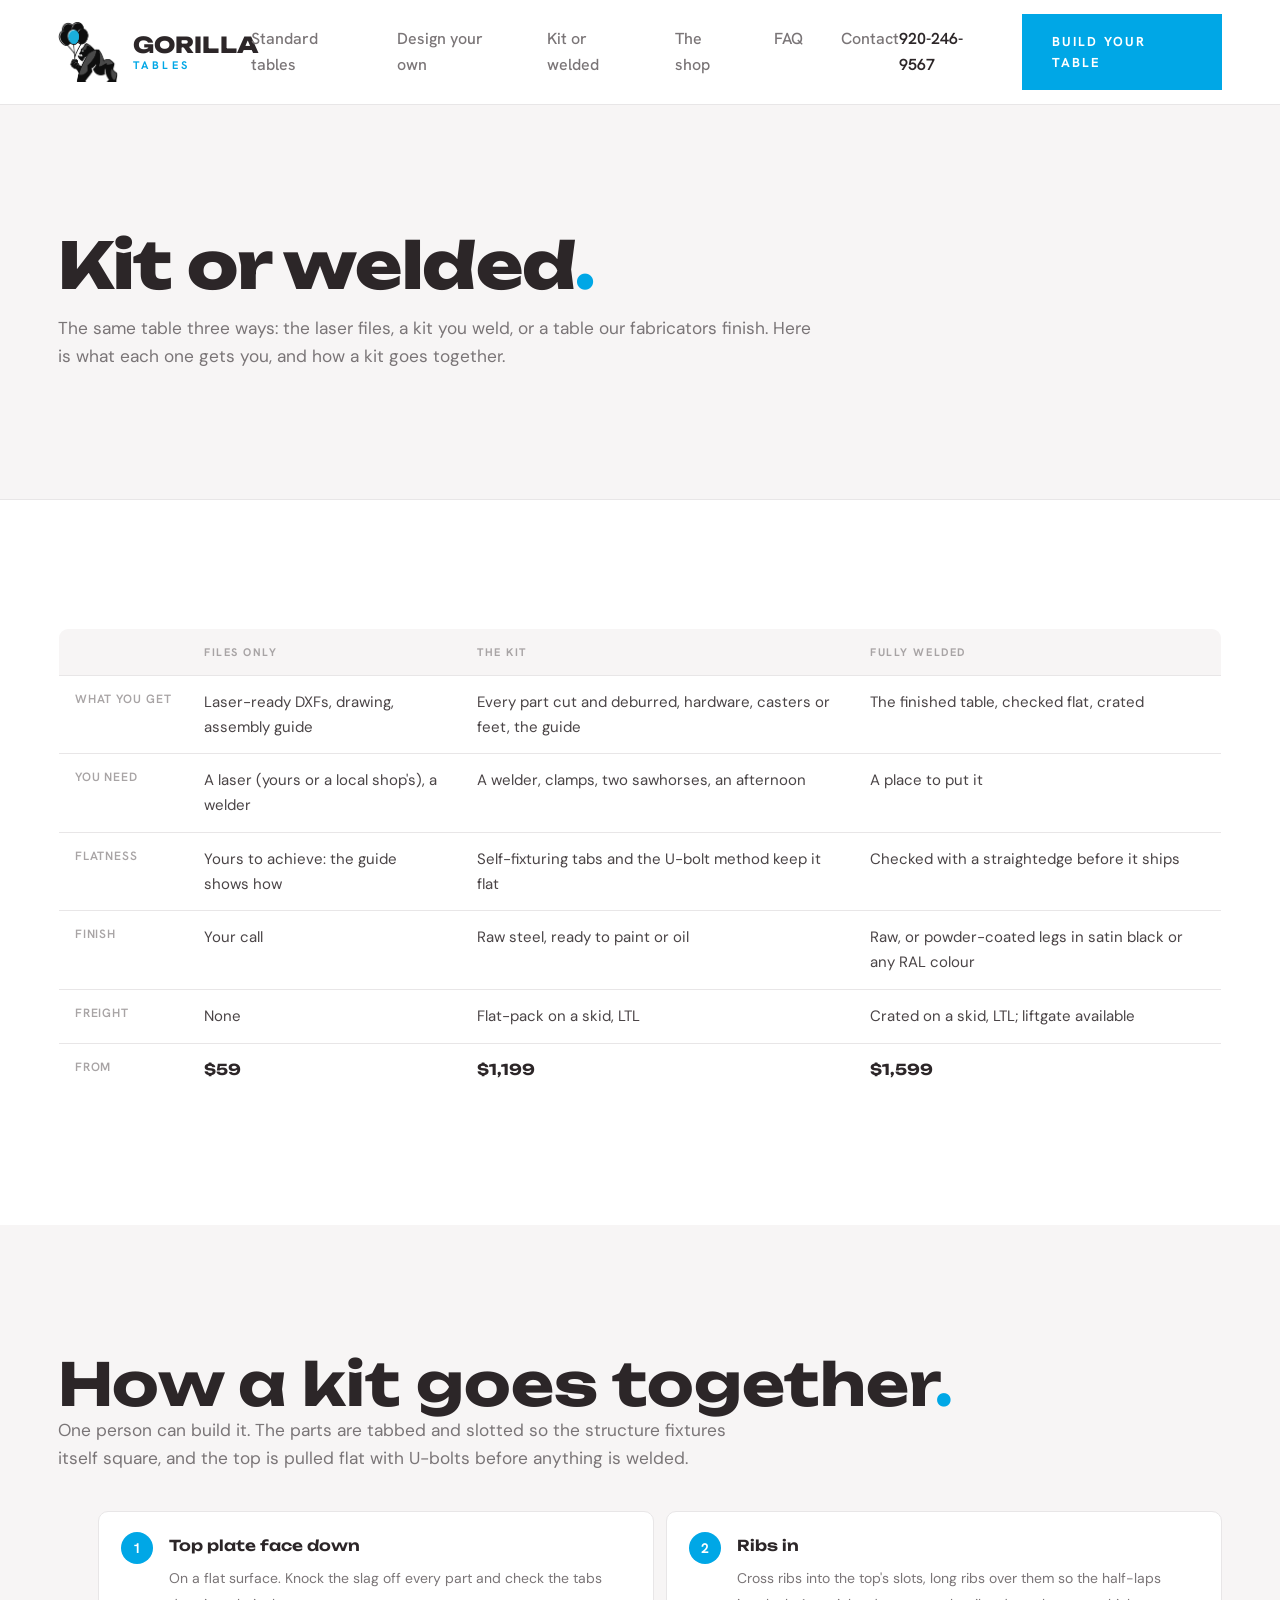
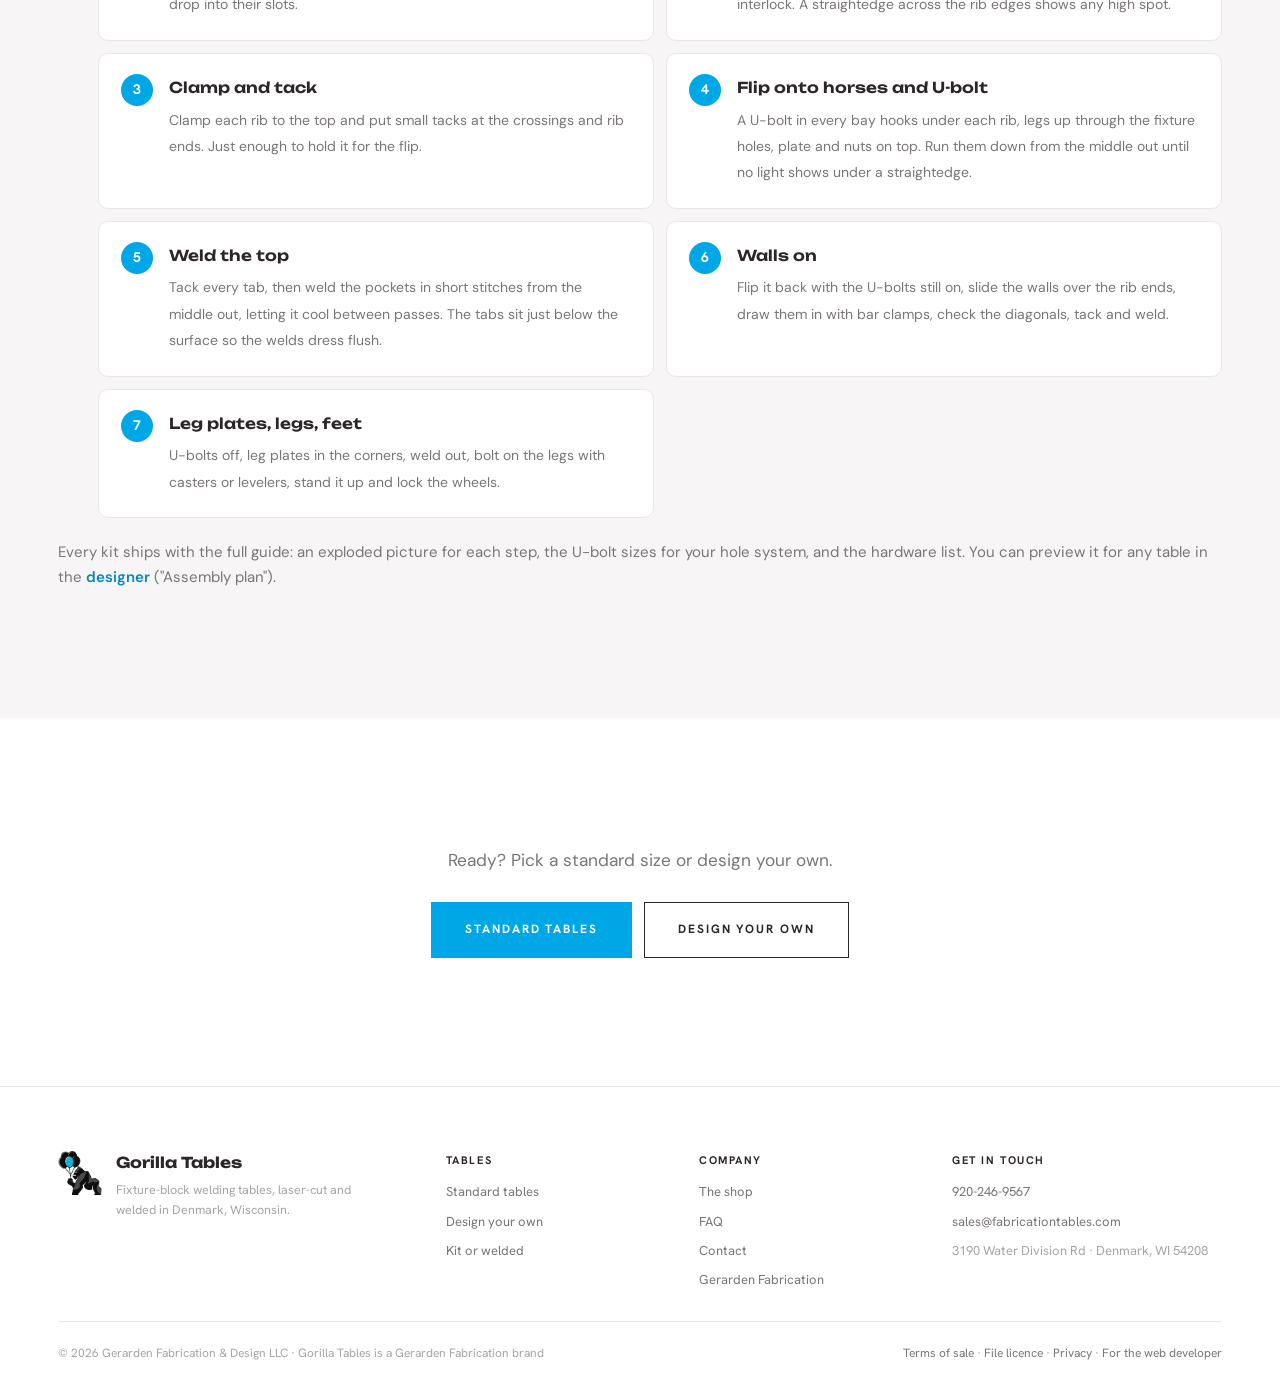
<file: how/index.html>
<!DOCTYPE html>
<html lang="en">
<head>
<meta charset="utf-8">
<meta name="viewport" content="width=device-width, initial-scale=1">
<title>Kit or welded — Gorilla Tables</title>
<meta name="description" content="Files, kit or fully welded: what each option includes, and how a Gorilla Tables kit goes together with the U-bolt method.">
<meta name="robots" content="noindex, nofollow">
<link rel="icon" href="../assets/img/gorilla.png">
<meta property="og:site_name" content="Gorilla Tables">
<meta property="og:title" content="Kit or welded — Gorilla Tables">
<meta property="og:description" content="Files, kit or fully welded: what each option includes, and how a Gorilla Tables kit goes together with the U-bolt method.">
<meta property="og:type" content="website">
<meta property="og:url" content="https://safetydav3.github.io/gorilla-tables-site/how/">
<meta property="og:image" content="https://safetydav3.github.io/gorilla-tables-site/assets/img/og.jpg?v=2">
<meta property="og:image:secure_url" content="https://safetydav3.github.io/gorilla-tables-site/assets/img/og.jpg?v=2">
<meta property="og:image:type" content="image/jpeg">
<meta property="og:image:width" content="1200">
<meta property="og:image:height" content="630">
<meta property="og:image:alt" content="Gorilla Tables: welding tables built for the bold">
<meta name="twitter:card" content="summary_large_image">
<meta name="twitter:title" content="Kit or welded — Gorilla Tables">
<meta name="twitter:image" content="https://safetydav3.github.io/gorilla-tables-site/assets/img/og.jpg?v=2">
<link rel="preconnect" href="https://fonts.googleapis.com">
<link rel="preconnect" href="https://fonts.gstatic.com" crossorigin>
<link rel="stylesheet" href="https://fonts.googleapis.com/css2?family=Unbounded:wght@600;700;800;900&family=DM+Sans:wght@400;500;600;700&family=Hanken+Grotesk:wght@500;600;700&display=swap">
<link rel="stylesheet" href="../assets/css/site.css">
</head>
<body class="gft-page">
<header class="gft gft-hdr" id="gft-hdr">
  <a class="gft-hdr-logo" href="../">
    <img src="../assets/img/gorilla.png" alt="Gorilla Tables" width="60" height="60">
    <span class="gft-hdr-type"><span class="gft-hdr-l1">GORILLA</span><span class="gft-hdr-l2">Tables</span></span>
  </a>
  <nav class="gft-hdr-nav" aria-label="Main"><ul><li><a href="../tables/">Standard tables</a></li><li><a href="../design/">Design your own</a></li><li><a href="../how/" aria-current="page">Kit or welded</a></li><li><a href="../shop/">The shop</a></li><li><a href="../faq/">FAQ</a></li><li><a href="../contact/">Contact</a></li></ul></nav>
  <div class="gft-hdr-right">
    <a class="gft-hdr-tel" href="tel:9202469567">920-246-9567</a>
    <a class="gft-btn gft-hdr-cta" href="../design/">Build your table</a>
    <button class="gft-hdr-burger" id="gft-hdr-burger" aria-label="Menu" aria-expanded="false"><span></span><span></span></button>
  </div>
  <div class="gft-hdr-mobile" id="gft-hdr-mobile">
    <ul><li><a href="../tables/">Standard tables</a></li><li><a href="../design/">Design your own</a></li><li><a href="../how/" aria-current="page">Kit or welded</a></li><li><a href="../shop/">The shop</a></li><li><a href="../faq/">FAQ</a></li><li><a href="../contact/">Contact</a></li></ul>
    <div class="gft-hdr-mobile-foot"><a class="gft-btn" href="../design/">Build your table</a><a class="gft-hdr-tel" href="tel:9202469567">920-246-9567</a></div>
  </div>
</header>

<main>
  <section class="gft gft-page-head">
    <h1>Kit or welded<span class="gft-cy">.</span></h1>
    <p class="gft-lede">The same table three ways: the laser files, a kit you weld, or a table our fabricators finish. Here is what each one gets you, and how a kit goes together.</p>
  </section>

  <section class="gft gft-compare">
    <table class="gft-table gft-reveal">
      <thead><tr><th></th><th>Files only</th><th>The kit</th><th>Fully welded</th></tr></thead>
      <tbody>
        <tr><td>What you get</td><td>Laser-ready DXFs, drawing, assembly guide</td><td>Every part cut and deburred, hardware, casters or feet, the guide</td><td>The finished table, checked flat, crated</td></tr>
        <tr><td>You need</td><td>A laser (yours or a local shop's), a welder</td><td>A welder, clamps, two sawhorses, an afternoon</td><td>A place to put it</td></tr>
        <tr><td>Flatness</td><td>Yours to achieve: the guide shows how</td><td>Self-fixturing tabs and the U-bolt method keep it flat</td><td>Checked with a straightedge before it ships</td></tr>
        <tr><td>Finish</td><td>Your call</td><td>Raw steel, ready to paint or oil</td><td>Raw, or powder-coated legs in satin black or any RAL colour</td></tr>
        <tr><td>Freight</td><td>None</td><td>Flat-pack on a skid, LTL</td><td>Crated on a skid, LTL; liftgate available</td></tr>
        <tr><td>From</td><td><b>$59</b></td><td><b>$1,199</b></td><td><b>$1,599</b></td></tr>
      </tbody>
    </table>
  </section>

  <section class="gft gft-how" id="assembly">
    <div class="gft-reveal"><h2 class="gft-sec-title">How a kit goes together<span class="gft-cy">.</span></h2>
    <p class="gft-lede">One person can build it. The parts are tabbed and slotted so the structure fixtures itself square, and the top is pulled flat with U-bolts before anything is welded.</p></div>
    <ol class="gft-steps gft-reveal">
      <li><b>Top plate face down</b><span>On a flat surface. Knock the slag off every part and check the tabs drop into their slots.</span></li>
      <li><b>Ribs in</b><span>Cross ribs into the top's slots, long ribs over them so the half-laps interlock. A straightedge across the rib edges shows any high spot.</span></li>
      <li><b>Clamp and tack</b><span>Clamp each rib to the top and put small tacks at the crossings and rib ends. Just enough to hold it for the flip.</span></li>
      <li><b>Flip onto horses and U-bolt</b><span>A U-bolt in every bay hooks under each rib, legs up through the fixture holes, plate and nuts on top. Run them down from the middle out until no light shows under a straightedge.</span></li>
      <li><b>Weld the top</b><span>Tack every tab, then weld the pockets in short stitches from the middle out, letting it cool between passes. The tabs sit just below the surface so the welds dress flush.</span></li>
      <li><b>Walls on</b><span>Flip it back with the U-bolts still on, slide the walls over the rib ends, draw them in with bar clamps, check the diagonals, tack and weld.</span></li>
      <li><b>Leg plates, legs, feet</b><span>U-bolts off, leg plates in the corners, weld out, bolt on the legs with casters or levelers, stand it up and lock the wheels.</span></li>
    </ol>
    <p class="gft-how-foot gft-reveal">Every kit ships with the full guide: an exploded picture for each step, the U-bolt sizes for your hole system, and the hardware list. You can preview it for any table in the <a href="../design/">designer</a> ("Assembly plan").</p>
  </section>

  <section class="gft gft-final gft-final-slim">
    <p class="gft-lede gft-reveal">Ready? Pick a standard size or design your own.</p>
    <div class="gft-hero-ctas gft-center gft-reveal"><a class="gft-btn" href="../tables/">Standard tables</a><a class="gft-btn gft-ghost" href="../design/">Design your own</a></div>
  </section>
</main>
<footer class="gft gft-footer">
  <div class="gft-footer-top">
    <div class="gft-footer-brand">
      <img src="../assets/img/gorilla.png" alt="" width="44" height="44">
      <div><b>Gorilla Tables</b><span>Fixture-block welding tables, laser-cut and welded in Denmark, Wisconsin.</span></div>
    </div>
    <div class="gft-footer-col"><b>Tables</b><a href="../tables/">Standard tables</a><a href="../design/">Design your own</a><a href="../how/">Kit or welded</a></div>
    <div class="gft-footer-col"><b>Company</b><a href="../shop/">The shop</a><a href="../faq/">FAQ</a><a href="../contact/">Contact</a><a href="https://gerardenfabrication.com">Gerarden Fabrication</a></div>
    <div class="gft-footer-col"><b>Get in touch</b><a href="tel:9202469567">920-246-9567</a><a href="mailto:sales@fabricationtables.com">sales@fabricationtables.com</a><span>3190 Water Division Rd · Denmark, WI 54208</span></div>
  </div>
  <div class="gft-footer-bottom">
    <span>© 2026 Gerarden Fabrication &amp; Design LLC · Gorilla Tables is a Gerarden Fabrication brand</span>
    <span><a href="../legal/terms.html">Terms of sale</a> · <a href="../legal/files.html">File licence</a> · <a href="../legal/privacy.html">Privacy</a> · <a href="../webdev/">For the web developer</a></span>
  </div>
</footer>
<script src="../assets/js/site.js" defer></script>
</body>
</html>
</file>
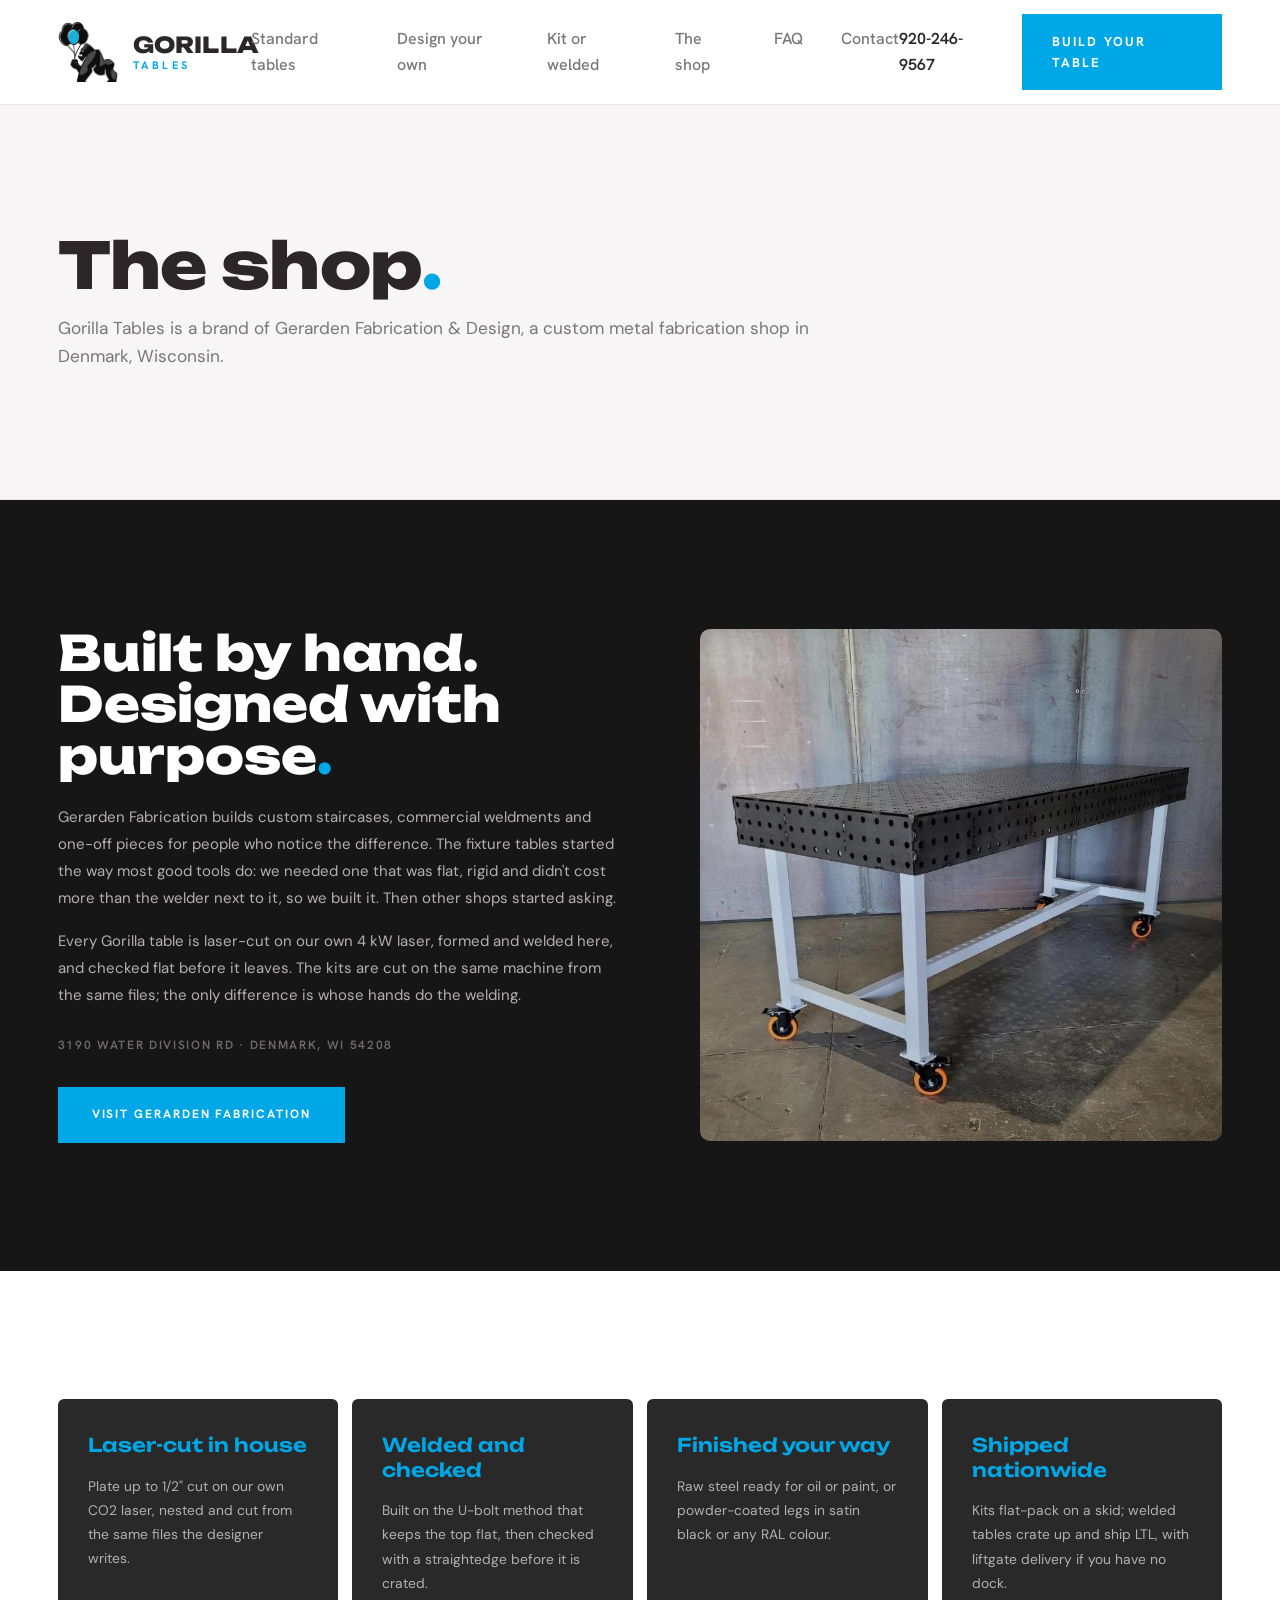
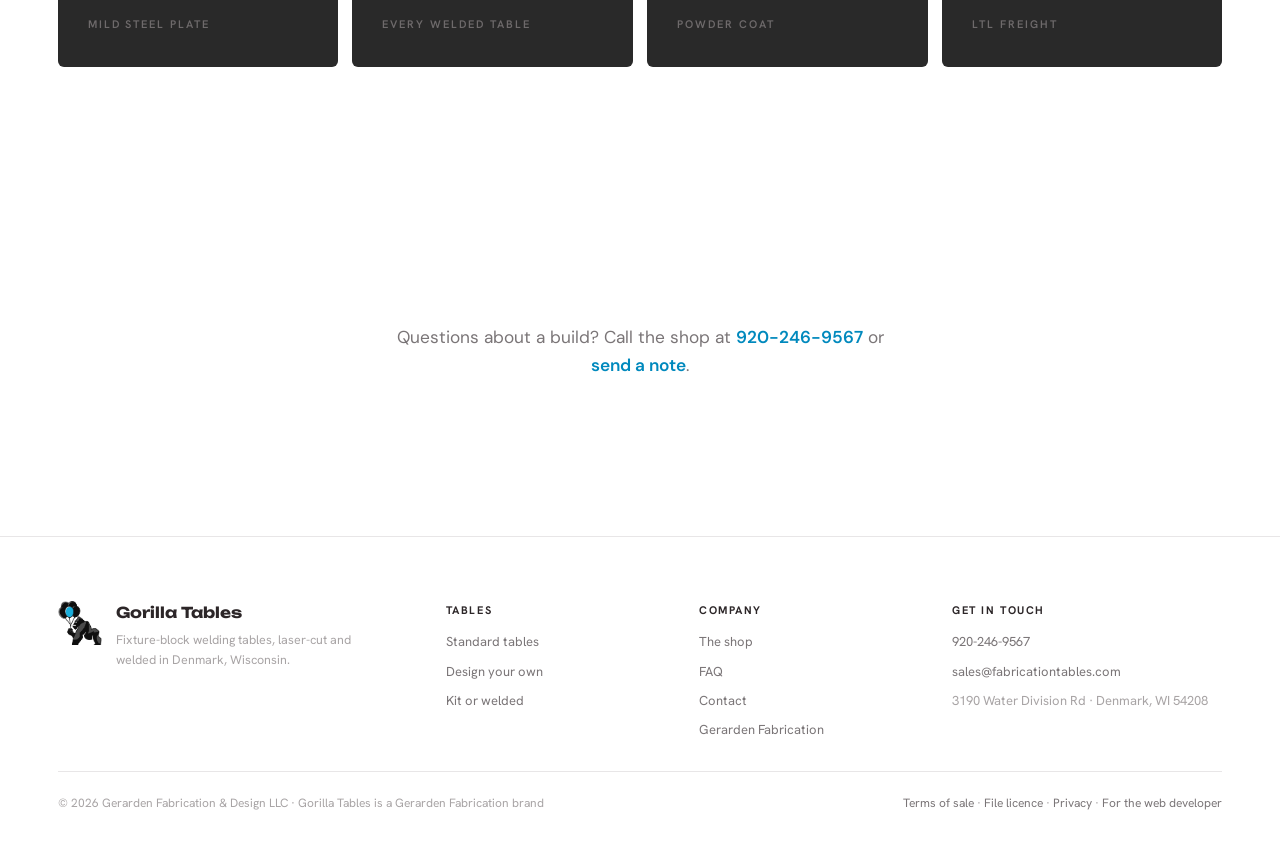
<file: shop/index.html>
<!DOCTYPE html>
<html lang="en">
<head>
<meta charset="utf-8">
<meta name="viewport" content="width=device-width, initial-scale=1">
<title>The shop — Gorilla Tables</title>
<meta name="description" content="Gorilla Tables are built by Gerarden Fabrication & Design in Denmark, Wisconsin: laser-cut, welded and checked flat in house.">
<meta name="robots" content="noindex, nofollow">
<link rel="icon" href="../assets/img/gorilla.png">
<meta property="og:site_name" content="Gorilla Tables">
<meta property="og:title" content="The shop — Gorilla Tables">
<meta property="og:description" content="Gorilla Tables are built by Gerarden Fabrication & Design in Denmark, Wisconsin: laser-cut, welded and checked flat in house.">
<meta property="og:type" content="website">
<meta property="og:url" content="https://safetydav3.github.io/gorilla-tables-site/shop/">
<meta property="og:image" content="https://safetydav3.github.io/gorilla-tables-site/assets/img/og.jpg?v=2">
<meta property="og:image:secure_url" content="https://safetydav3.github.io/gorilla-tables-site/assets/img/og.jpg?v=2">
<meta property="og:image:type" content="image/jpeg">
<meta property="og:image:width" content="1200">
<meta property="og:image:height" content="630">
<meta property="og:image:alt" content="Gorilla Tables: welding tables built for the bold">
<meta name="twitter:card" content="summary_large_image">
<meta name="twitter:title" content="The shop — Gorilla Tables">
<meta name="twitter:image" content="https://safetydav3.github.io/gorilla-tables-site/assets/img/og.jpg?v=2">
<link rel="preconnect" href="https://fonts.googleapis.com">
<link rel="preconnect" href="https://fonts.gstatic.com" crossorigin>
<link rel="stylesheet" href="https://fonts.googleapis.com/css2?family=Unbounded:wght@600;700;800;900&family=DM+Sans:wght@400;500;600;700&family=Hanken+Grotesk:wght@500;600;700&display=swap">
<link rel="stylesheet" href="../assets/css/site.css">
</head>
<body class="gft-page">
<header class="gft gft-hdr" id="gft-hdr">
  <a class="gft-hdr-logo" href="../">
    <img src="../assets/img/gorilla.png" alt="Gorilla Tables" width="60" height="60">
    <span class="gft-hdr-type"><span class="gft-hdr-l1">GORILLA</span><span class="gft-hdr-l2">Tables</span></span>
  </a>
  <nav class="gft-hdr-nav" aria-label="Main"><ul><li><a href="../tables/">Standard tables</a></li><li><a href="../design/">Design your own</a></li><li><a href="../how/">Kit or welded</a></li><li><a href="../shop/" aria-current="page">The shop</a></li><li><a href="../faq/">FAQ</a></li><li><a href="../contact/">Contact</a></li></ul></nav>
  <div class="gft-hdr-right">
    <a class="gft-hdr-tel" href="tel:9202469567">920-246-9567</a>
    <a class="gft-btn gft-hdr-cta" href="../design/">Build your table</a>
    <button class="gft-hdr-burger" id="gft-hdr-burger" aria-label="Menu" aria-expanded="false"><span></span><span></span></button>
  </div>
  <div class="gft-hdr-mobile" id="gft-hdr-mobile">
    <ul><li><a href="../tables/">Standard tables</a></li><li><a href="../design/">Design your own</a></li><li><a href="../how/">Kit or welded</a></li><li><a href="../shop/" aria-current="page">The shop</a></li><li><a href="../faq/">FAQ</a></li><li><a href="../contact/">Contact</a></li></ul>
    <div class="gft-hdr-mobile-foot"><a class="gft-btn" href="../design/">Build your table</a><a class="gft-hdr-tel" href="tel:9202469567">920-246-9567</a></div>
  </div>
</header>

<main>
  <section class="gft gft-page-head">
    <h1>The shop<span class="gft-cy">.</span></h1>
    <p class="gft-lede">Gorilla Tables is a brand of Gerarden Fabrication &amp; Design, a custom metal fabrication shop in Denmark, Wisconsin.</p>
  </section>

  <section class="gft gft-story">
    <div class="gft-story-grid">
      <div class="gft-reveal">
        <h2>Built by hand. Designed with purpose<span class="gft-cy">.</span></h2>
        <p>Gerarden Fabrication builds custom staircases, commercial weldments and one-off pieces for people who notice the difference. The fixture tables started the way most good tools do: we needed one that was flat, rigid and didn't cost more than the welder next to it, so we built it. Then other shops started asking.</p>
        <p>Every Gorilla table is laser-cut on our own 4 kW laser, formed and welded here, and checked flat before it leaves. The kits are cut on the same machine from the same files; the only difference is whose hands do the welding.</p>
        <p class="gft-addr">3190 Water Division Rd · Denmark, WI 54208</p>
        <a class="gft-btn gft-on-dark" href="https://gerardenfabrication.com">Visit Gerarden Fabrication</a>
      </div>
      <div class="gft-story-img gft-reveal"><img src="../assets/img/table-powder.jpg" loading="lazy" alt="A powder-coated Gorilla table in the Gerarden Fabrication shop"></div>
    </div>
  </section>
  <section class="gft gft-shop-facts">
    <div class="gft-cards gft-reveal">
      <div class="gft-card gft-card-text"><h3>Laser-cut in house</h3><p>Plate up to 1/2" cut on our own CO2 laser, nested and cut from the same files the designer writes.</p><span class="gft-foot">Mild steel plate</span></div>
      <div class="gft-card gft-card-text"><h3>Welded and checked</h3><p>Built on the U-bolt method that keeps the top flat, then checked with a straightedge before it is crated.</p><span class="gft-foot">Every welded table</span></div>
      <div class="gft-card gft-card-text"><h3>Finished your way</h3><p>Raw steel ready for oil or paint, or powder-coated legs in satin black or any RAL colour.</p><span class="gft-foot">Powder coat</span></div>
      <div class="gft-card gft-card-text"><h3>Shipped nationwide</h3><p>Kits flat-pack on a skid; welded tables crate up and ship LTL, with liftgate delivery if you have no dock.</p><span class="gft-foot">LTL freight</span></div>
    </div>
  </section>
  <section class="gft gft-final gft-final-slim">
    <p class="gft-lede gft-reveal">Questions about a build? Call the shop at <a href="tel:9202469567">920-246-9567</a> or <a href="../contact/">send a note</a>.</p>
  </section>
</main>
<footer class="gft gft-footer">
  <div class="gft-footer-top">
    <div class="gft-footer-brand">
      <img src="../assets/img/gorilla.png" alt="" width="44" height="44">
      <div><b>Gorilla Tables</b><span>Fixture-block welding tables, laser-cut and welded in Denmark, Wisconsin.</span></div>
    </div>
    <div class="gft-footer-col"><b>Tables</b><a href="../tables/">Standard tables</a><a href="../design/">Design your own</a><a href="../how/">Kit or welded</a></div>
    <div class="gft-footer-col"><b>Company</b><a href="../shop/">The shop</a><a href="../faq/">FAQ</a><a href="../contact/">Contact</a><a href="https://gerardenfabrication.com">Gerarden Fabrication</a></div>
    <div class="gft-footer-col"><b>Get in touch</b><a href="tel:9202469567">920-246-9567</a><a href="mailto:sales@fabricationtables.com">sales@fabricationtables.com</a><span>3190 Water Division Rd · Denmark, WI 54208</span></div>
  </div>
  <div class="gft-footer-bottom">
    <span>© 2026 Gerarden Fabrication &amp; Design LLC · Gorilla Tables is a Gerarden Fabrication brand</span>
    <span><a href="../legal/terms.html">Terms of sale</a> · <a href="../legal/files.html">File licence</a> · <a href="../legal/privacy.html">Privacy</a> · <a href="../webdev/">For the web developer</a></span>
  </div>
</footer>
<script src="../assets/js/site.js" defer></script>
</body>
</html>
</file>
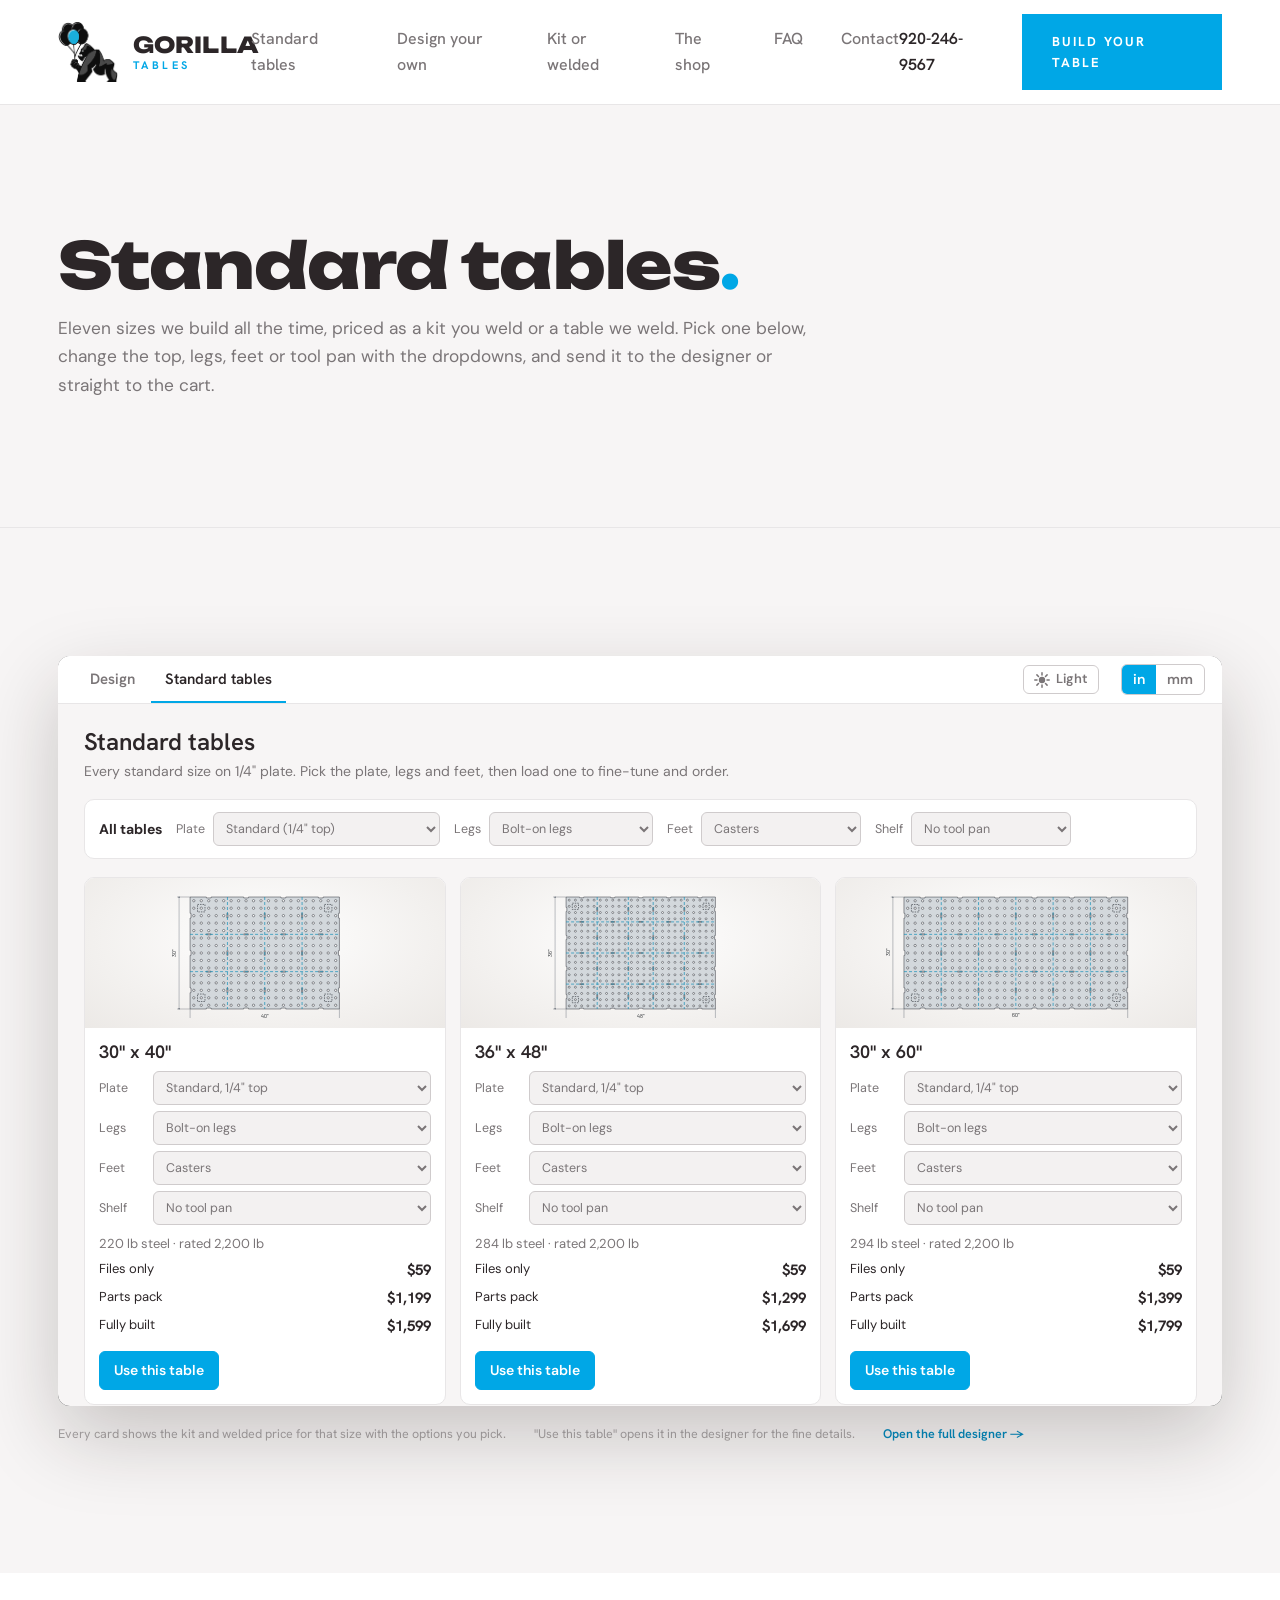
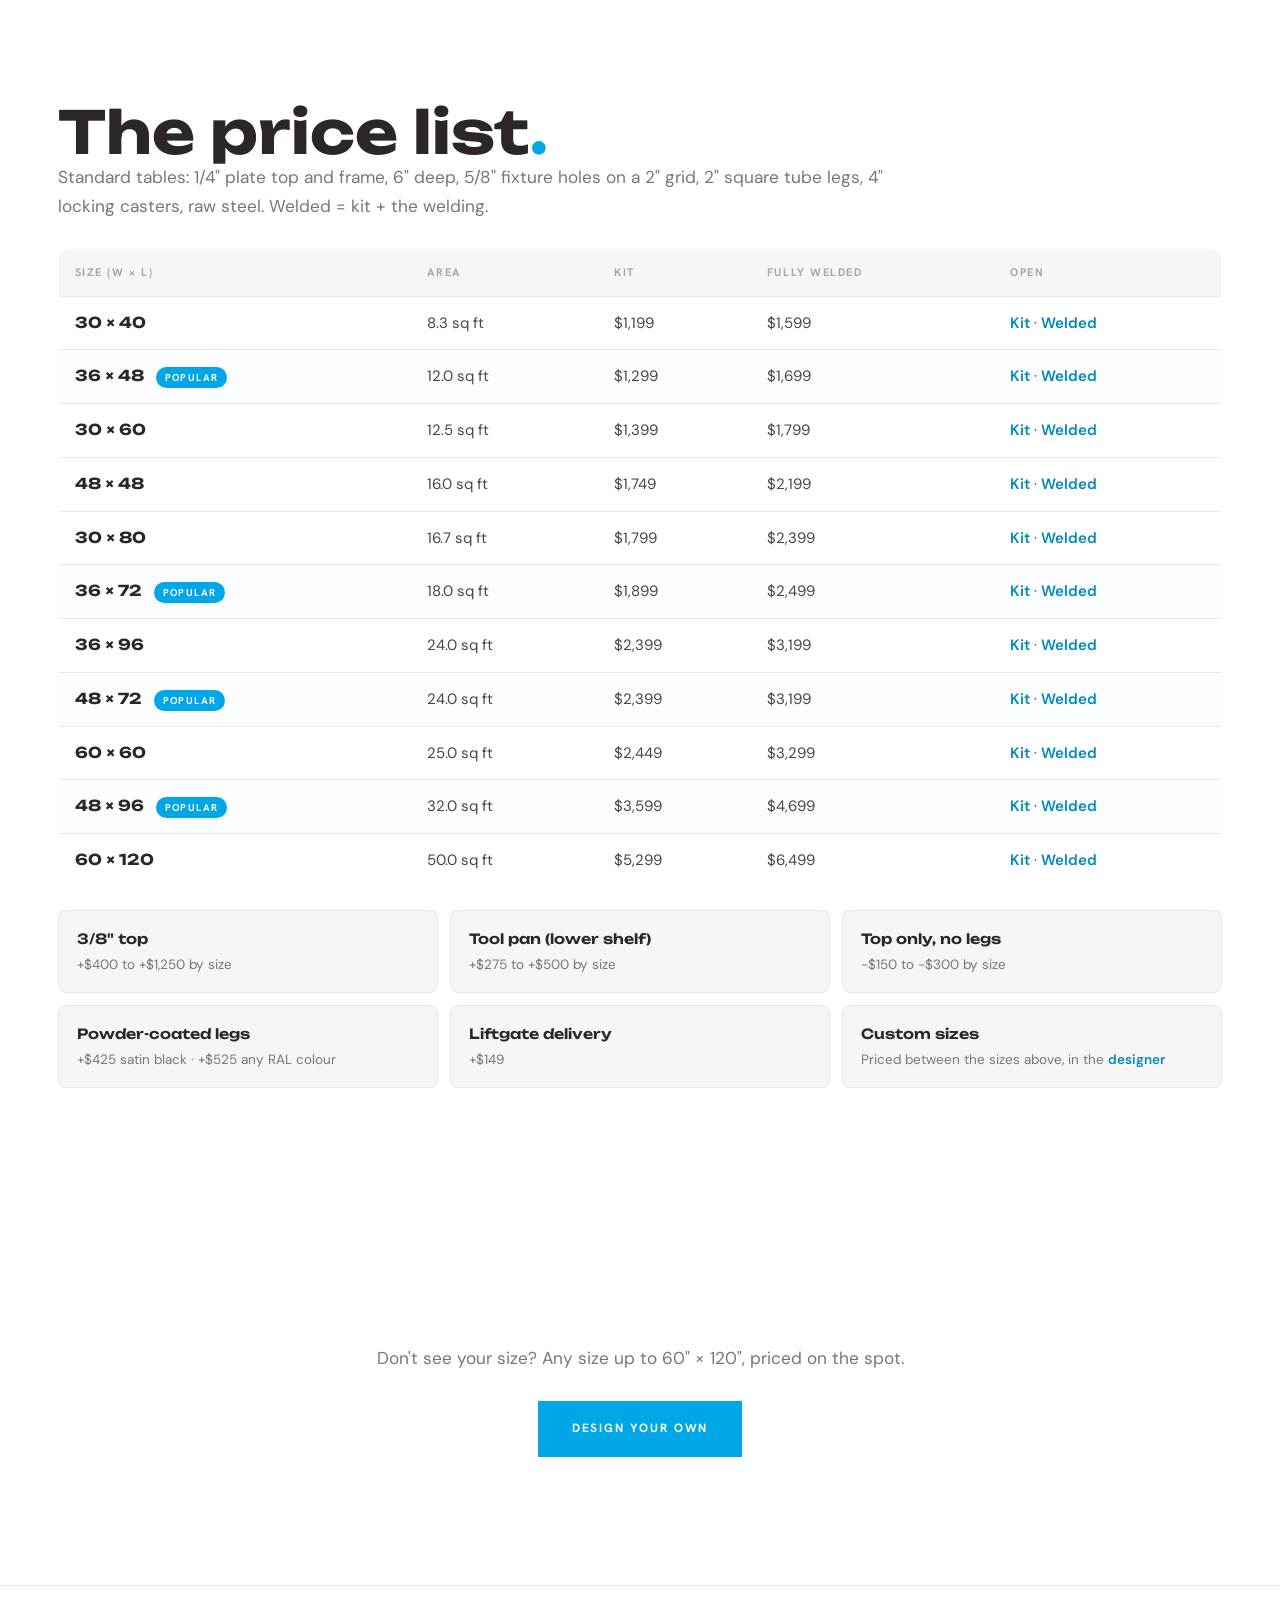
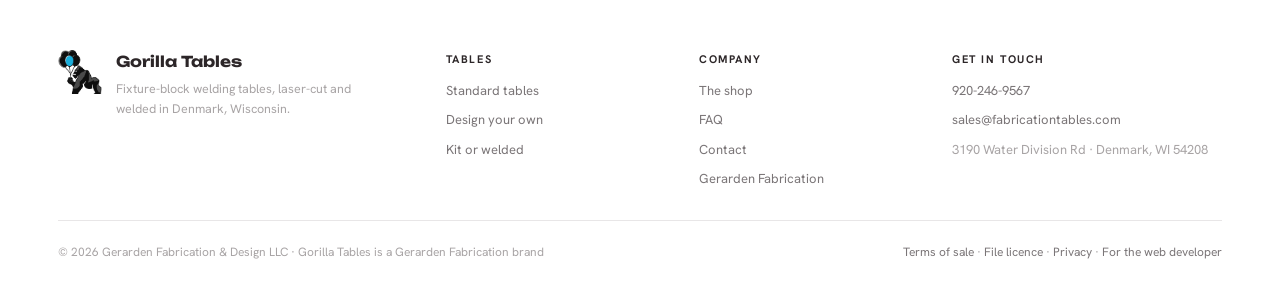
<file: tables/index.html>
<!DOCTYPE html>
<html lang="en">
<head>
<meta charset="utf-8">
<meta name="viewport" content="width=device-width, initial-scale=1">
<title>Standard tables — Gorilla Tables</title>
<meta name="description" content="Eleven standard fixture-block welding table sizes from 30 x 40 to 60 x 120, priced as a kit or fully welded. 1/4" plate top, 2" hole grid, locking casters.">
<meta name="robots" content="noindex, nofollow">
<link rel="icon" href="../assets/img/gorilla.png">
<meta property="og:site_name" content="Gorilla Tables">
<meta property="og:title" content="Standard tables — Gorilla Tables">
<meta property="og:description" content="Eleven standard fixture-block welding table sizes from 30 x 40 to 60 x 120, priced as a kit or fully welded. 1/4" plate top, 2" hole grid, locking casters.">
<meta property="og:type" content="website">
<meta property="og:url" content="https://safetydav3.github.io/gorilla-tables-site/tables/">
<meta property="og:image" content="https://safetydav3.github.io/gorilla-tables-site/assets/img/og.jpg?v=2">
<meta property="og:image:secure_url" content="https://safetydav3.github.io/gorilla-tables-site/assets/img/og.jpg?v=2">
<meta property="og:image:type" content="image/jpeg">
<meta property="og:image:width" content="1200">
<meta property="og:image:height" content="630">
<meta property="og:image:alt" content="Gorilla Tables: welding tables built for the bold">
<meta name="twitter:card" content="summary_large_image">
<meta name="twitter:title" content="Standard tables — Gorilla Tables">
<meta name="twitter:image" content="https://safetydav3.github.io/gorilla-tables-site/assets/img/og.jpg?v=2">
<link rel="preconnect" href="https://fonts.googleapis.com">
<link rel="preconnect" href="https://fonts.gstatic.com" crossorigin>
<link rel="stylesheet" href="https://fonts.googleapis.com/css2?family=Unbounded:wght@600;700;800;900&family=DM+Sans:wght@400;500;600;700&family=Hanken+Grotesk:wght@500;600;700&display=swap">
<link rel="stylesheet" href="../assets/css/site.css">
</head>
<body class="gft-page gft-tables-page">
<header class="gft gft-hdr" id="gft-hdr">
  <a class="gft-hdr-logo" href="../">
    <img src="../assets/img/gorilla.png" alt="Gorilla Tables" width="60" height="60">
    <span class="gft-hdr-type"><span class="gft-hdr-l1">GORILLA</span><span class="gft-hdr-l2">Tables</span></span>
  </a>
  <nav class="gft-hdr-nav" aria-label="Main"><ul><li><a href="../tables/" aria-current="page">Standard tables</a></li><li><a href="../design/">Design your own</a></li><li><a href="../how/">Kit or welded</a></li><li><a href="../shop/">The shop</a></li><li><a href="../faq/">FAQ</a></li><li><a href="../contact/">Contact</a></li></ul></nav>
  <div class="gft-hdr-right">
    <a class="gft-hdr-tel" href="tel:9202469567">920-246-9567</a>
    <a class="gft-btn gft-hdr-cta" href="../design/">Build your table</a>
    <button class="gft-hdr-burger" id="gft-hdr-burger" aria-label="Menu" aria-expanded="false"><span></span><span></span></button>
  </div>
  <div class="gft-hdr-mobile" id="gft-hdr-mobile">
    <ul><li><a href="../tables/" aria-current="page">Standard tables</a></li><li><a href="../design/">Design your own</a></li><li><a href="../how/">Kit or welded</a></li><li><a href="../shop/">The shop</a></li><li><a href="../faq/">FAQ</a></li><li><a href="../contact/">Contact</a></li></ul>
    <div class="gft-hdr-mobile-foot"><a class="gft-btn" href="../design/">Build your table</a><a class="gft-hdr-tel" href="tel:9202469567">920-246-9567</a></div>
  </div>
</header>

<main>
  <section class="gft gft-page-head">
    <h1>Standard tables<span class="gft-cy">.</span></h1>
    <p class="gft-lede">Eleven sizes we build all the time, priced as a kit you weld or a table we weld. Pick one below, change the top, legs, feet or tool pan with the dropdowns, and send it to the designer or straight to the cart.</p>
  </section>

  <section class="gft gft-embed">
    <div class="gft-designer-frame gft-tall">
      <iframe id="gft-designer" src="../design/app.html?embed=1&amp;tab=standard" title="Gorilla Tables standard tables" allow="fullscreen"></iframe>
    </div>
    <div class="gft-designer-bar">
      <span>Every card shows the kit and welded price for that size with the options you pick.</span>
      <span>"Use this table" opens it in the designer for the fine details.</span>
      <a href="../design/">Open the full designer →</a>
    </div>
  </section>

  <section class="gft gft-pricelist">
    <div class="gft-reveal">
      <h2 class="gft-sec-title">The price list<span class="gft-cy">.</span></h2>
      <p class="gft-lede">Standard tables: 1/4" plate top and frame, 6" deep, 5/8" fixture holes on a 2" grid, 2" square tube legs, 4" locking casters, raw steel. Welded = kit + the welding.</p>
    </div>
    <table class="gft-table gft-reveal">
      <thead><tr><th>Size (W × L)</th><th>Area</th><th>Kit</th><th>Fully welded</th><th>Open</th></tr></thead>
      <tbody><tr id="t30x40"><td><b>30 × 40</b></td><td>8.3 sq ft</td><td>$1,199</td><td>$1,599</td><td><a href="../design/?Table_W=30&amp;Table_L=40&amp;tier=parts">Kit</a> · <a href="../design/?Table_W=30&amp;Table_L=40&amp;tier=built">Welded</a></td></tr><tr id="t36x48" class="gft-pop"><td><b>36 × 48</b> <span class="gft-tag">Popular</span></td><td>12.0 sq ft</td><td>$1,299</td><td>$1,699</td><td><a href="../design/?Table_W=36&amp;Table_L=48&amp;tier=parts">Kit</a> · <a href="../design/?Table_W=36&amp;Table_L=48&amp;tier=built">Welded</a></td></tr><tr id="t30x60"><td><b>30 × 60</b></td><td>12.5 sq ft</td><td>$1,399</td><td>$1,799</td><td><a href="../design/?Table_W=30&amp;Table_L=60&amp;tier=parts">Kit</a> · <a href="../design/?Table_W=30&amp;Table_L=60&amp;tier=built">Welded</a></td></tr><tr id="t48x48"><td><b>48 × 48</b></td><td>16.0 sq ft</td><td>$1,749</td><td>$2,199</td><td><a href="../design/?Table_W=48&amp;Table_L=48&amp;tier=parts">Kit</a> · <a href="../design/?Table_W=48&amp;Table_L=48&amp;tier=built">Welded</a></td></tr><tr id="t30x80"><td><b>30 × 80</b></td><td>16.7 sq ft</td><td>$1,799</td><td>$2,399</td><td><a href="../design/?Table_W=30&amp;Table_L=80&amp;tier=parts">Kit</a> · <a href="../design/?Table_W=30&amp;Table_L=80&amp;tier=built">Welded</a></td></tr><tr id="t36x72" class="gft-pop"><td><b>36 × 72</b> <span class="gft-tag">Popular</span></td><td>18.0 sq ft</td><td>$1,899</td><td>$2,499</td><td><a href="../design/?Table_W=36&amp;Table_L=72&amp;tier=parts">Kit</a> · <a href="../design/?Table_W=36&amp;Table_L=72&amp;tier=built">Welded</a></td></tr><tr id="t36x96"><td><b>36 × 96</b></td><td>24.0 sq ft</td><td>$2,399</td><td>$3,199</td><td><a href="../design/?Table_W=36&amp;Table_L=96&amp;tier=parts">Kit</a> · <a href="../design/?Table_W=36&amp;Table_L=96&amp;tier=built">Welded</a></td></tr><tr id="t48x72" class="gft-pop"><td><b>48 × 72</b> <span class="gft-tag">Popular</span></td><td>24.0 sq ft</td><td>$2,399</td><td>$3,199</td><td><a href="../design/?Table_W=48&amp;Table_L=72&amp;tier=parts">Kit</a> · <a href="../design/?Table_W=48&amp;Table_L=72&amp;tier=built">Welded</a></td></tr><tr id="t60x60"><td><b>60 × 60</b></td><td>25.0 sq ft</td><td>$2,449</td><td>$3,299</td><td><a href="../design/?Table_W=60&amp;Table_L=60&amp;tier=parts">Kit</a> · <a href="../design/?Table_W=60&amp;Table_L=60&amp;tier=built">Welded</a></td></tr><tr id="t48x96" class="gft-pop"><td><b>48 × 96</b> <span class="gft-tag">Popular</span></td><td>32.0 sq ft</td><td>$3,599</td><td>$4,699</td><td><a href="../design/?Table_W=48&amp;Table_L=96&amp;tier=parts">Kit</a> · <a href="../design/?Table_W=48&amp;Table_L=96&amp;tier=built">Welded</a></td></tr><tr id="t60x120"><td><b>60 × 120</b></td><td>50.0 sq ft</td><td>$5,299</td><td>$6,499</td><td><a href="../design/?Table_W=60&amp;Table_L=120&amp;tier=parts">Kit</a> · <a href="../design/?Table_W=60&amp;Table_L=120&amp;tier=built">Welded</a></td></tr></tbody>
    </table>
    <div class="gft-adders gft-reveal">
      <div><b>3/8" top</b><span>+$400 to +$1,250 by size</span></div>
      <div><b>Tool pan (lower shelf)</b><span>+$275 to +$500 by size</span></div>
      <div><b>Top only, no legs</b><span>−$150 to −$300 by size</span></div>
      <div><b>Powder-coated legs</b><span>+$425 satin black · +$525 any RAL colour</span></div>
      <div><b>Liftgate delivery</b><span>+$149</span></div>
      <div><b>Custom sizes</b><span>Priced between the sizes above, in the <a href="../design/">designer</a></span></div>
    </div>
  </section>

  <section class="gft gft-final gft-final-slim">
    <p class="gft-lede gft-reveal">Don't see your size? Any size up to 60" × 120", priced on the spot.</p>
    <a class="gft-btn gft-reveal" href="../design/">Design your own</a>
  </section>
</main>
<footer class="gft gft-footer">
  <div class="gft-footer-top">
    <div class="gft-footer-brand">
      <img src="../assets/img/gorilla.png" alt="" width="44" height="44">
      <div><b>Gorilla Tables</b><span>Fixture-block welding tables, laser-cut and welded in Denmark, Wisconsin.</span></div>
    </div>
    <div class="gft-footer-col"><b>Tables</b><a href="../tables/">Standard tables</a><a href="../design/">Design your own</a><a href="../how/">Kit or welded</a></div>
    <div class="gft-footer-col"><b>Company</b><a href="../shop/">The shop</a><a href="../faq/">FAQ</a><a href="../contact/">Contact</a><a href="https://gerardenfabrication.com">Gerarden Fabrication</a></div>
    <div class="gft-footer-col"><b>Get in touch</b><a href="tel:9202469567">920-246-9567</a><a href="mailto:sales@fabricationtables.com">sales@fabricationtables.com</a><span>3190 Water Division Rd · Denmark, WI 54208</span></div>
  </div>
  <div class="gft-footer-bottom">
    <span>© 2026 Gerarden Fabrication &amp; Design LLC · Gorilla Tables is a Gerarden Fabrication brand</span>
    <span><a href="../legal/terms.html">Terms of sale</a> · <a href="../legal/files.html">File licence</a> · <a href="../legal/privacy.html">Privacy</a> · <a href="../webdev/">For the web developer</a></span>
  </div>
</footer>
<script src="../assets/js/site.js" defer></script>
</body>
</html>
</file>
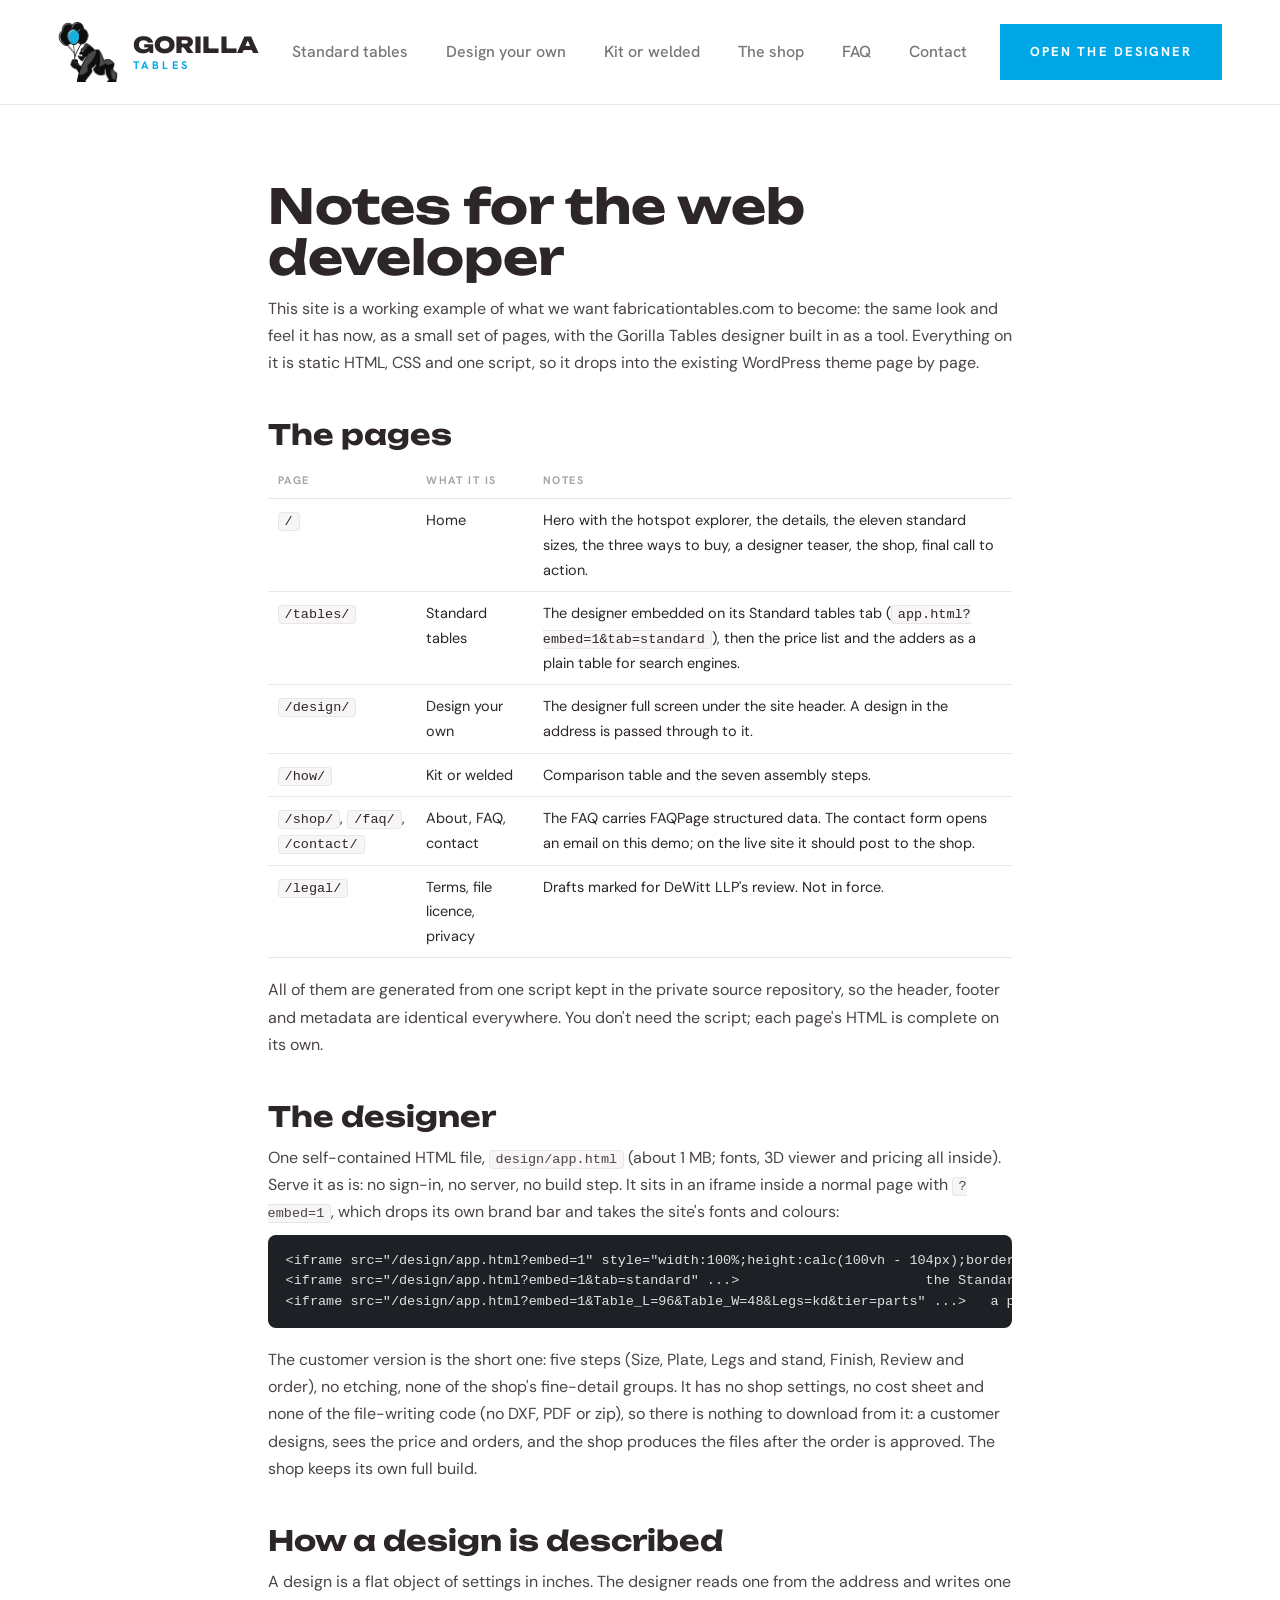
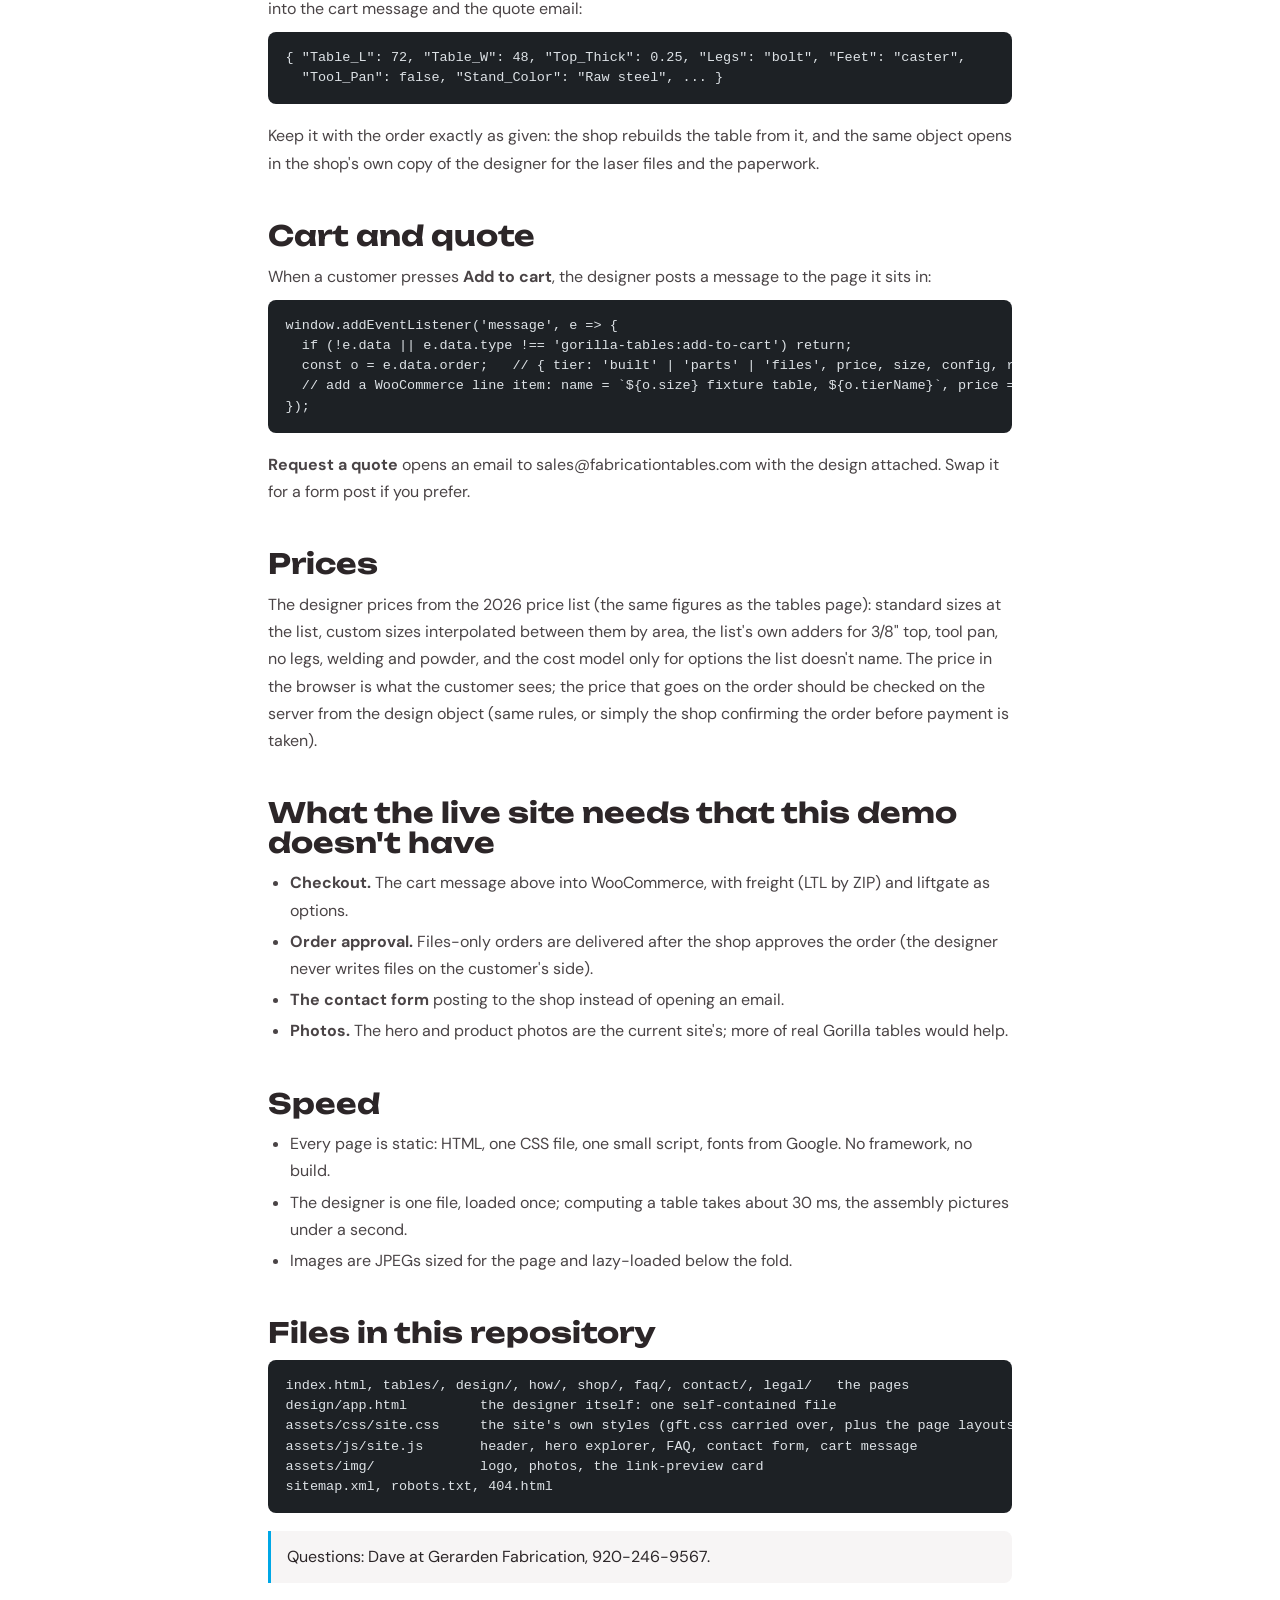
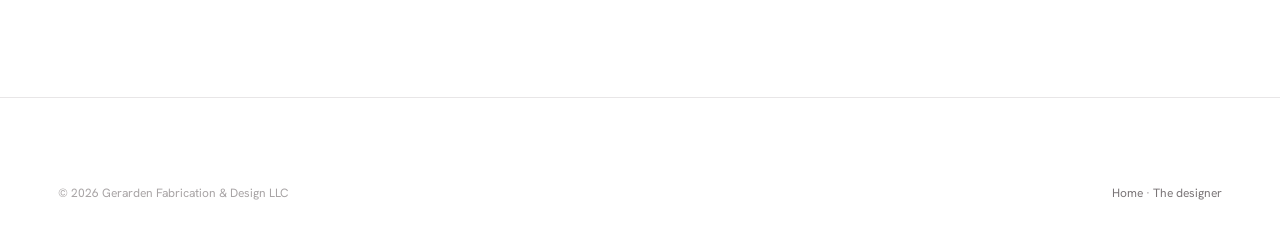
<file: webdev/index.html>
<!DOCTYPE html>
<html lang="en">
<head>
<meta charset="utf-8">
<meta name="viewport" content="width=device-width, initial-scale=1">
<title>For the web developer — Gorilla Tables</title>
<meta name="robots" content="noindex">
<link rel="icon" href="../assets/img/gorilla.png">
<link rel="preconnect" href="https://fonts.googleapis.com">
<link rel="stylesheet" href="https://fonts.googleapis.com/css2?family=Unbounded:wght@600;700;800&family=DM+Sans:wght@400;500;600;700&family=Hanken+Grotesk:wght@500;600;700&display=swap">
<link rel="stylesheet" href="../assets/css/site.css">
</head>
<body class="gft-page">
<header class="gft gft-hdr" id="gft-hdr">
  <a class="gft-hdr-logo" href="../"><img src="../assets/img/gorilla.png" alt="Gorilla Tables" width="60" height="60"><span class="gft-hdr-type"><span class="gft-hdr-l1">GORILLA</span><span class="gft-hdr-l2">Tables</span></span></a>
  <nav class="gft-hdr-nav"><ul><li><a href="../tables/">Standard tables</a></li><li><a href="../design/">Design your own</a></li><li><a href="../how/">Kit or welded</a></li><li><a href="../shop/">The shop</a></li><li><a href="../faq/">FAQ</a></li><li><a href="../contact/">Contact</a></li></ul></nav>
  <div class="gft-hdr-right"><a class="gft-btn gft-hdr-cta" href="../design/">Open the designer</a></div>
</header>
<main>
<article class="gft gft-doc">
  <h1>Notes for the web developer</h1>
  <p>This site is a working example of what we want fabricationtables.com to become: the same look and feel it has now, as a small set of pages, with the Gorilla Tables designer built in as a tool. Everything on it is static HTML, CSS and one script, so it drops into the existing WordPress theme page by page.</p>

  <h2>The pages</h2>
  <table>
    <tr><th>Page</th><th>What it is</th><th>Notes</th></tr>
    <tr><td><code>/</code></td><td>Home</td><td>Hero with the hotspot explorer, the details, the eleven standard sizes, the three ways to buy, a designer teaser, the shop, final call to action.</td></tr>
    <tr><td><code>/tables/</code></td><td>Standard tables</td><td>The designer embedded on its Standard tables tab (<code>app.html?embed=1&amp;tab=standard</code>), then the price list and the adders as a plain table for search engines.</td></tr>
    <tr><td><code>/design/</code></td><td>Design your own</td><td>The designer full screen under the site header. A design in the address is passed through to it.</td></tr>
    <tr><td><code>/how/</code></td><td>Kit or welded</td><td>Comparison table and the seven assembly steps.</td></tr>
    <tr><td><code>/shop/</code>, <code>/faq/</code>, <code>/contact/</code></td><td>About, FAQ, contact</td><td>The FAQ carries FAQPage structured data. The contact form opens an email on this demo; on the live site it should post to the shop.</td></tr>
    <tr><td><code>/legal/</code></td><td>Terms, file licence, privacy</td><td>Drafts marked for DeWitt LLP's review. Not in force.</td></tr>
  </table>
  <p>All of them are generated from one script kept in the private source repository, so the header, footer and metadata are identical everywhere. You don't need the script; each page's HTML is complete on its own.</p>

  <h2>The designer</h2>
  <p>One self-contained HTML file, <code>design/app.html</code> (about 1 MB; fonts, 3D viewer and pricing all inside). Serve it as is: no sign-in, no server, no build step. It sits in an iframe inside a normal page with <code>?embed=1</code>, which drops its own brand bar and takes the site's fonts and colours:</p>
<pre><code>&lt;iframe src="/design/app.html?embed=1" style="width:100%;height:calc(100vh - 104px);border:0"&gt;&lt;/iframe&gt;
&lt;iframe src="/design/app.html?embed=1&amp;tab=standard" ...&gt;                       the Standard tables tab
&lt;iframe src="/design/app.html?embed=1&amp;Table_L=96&amp;Table_W=48&amp;Legs=kd&amp;tier=parts" ...&gt;   a preloaded design</code></pre>
  <p>The customer version is the short one: five steps (Size, Plate, Legs and stand, Finish, Review and order), no etching, none of the shop's fine-detail groups. It has no shop settings, no cost sheet and none of the file-writing code (no DXF, PDF or zip), so there is nothing to download from it: a customer designs, sees the price and orders, and the shop produces the files after the order is approved. The shop keeps its own full build.</p>

  <h2>How a design is described</h2>
  <p>A design is a flat object of settings in inches. The designer reads one from the address and writes one into the cart message and the quote email:</p>
<pre><code>{ "Table_L": 72, "Table_W": 48, "Top_Thick": 0.25, "Legs": "bolt", "Feet": "caster",
  "Tool_Pan": false, "Stand_Color": "Raw steel", ... }</code></pre>
  <p>Keep it with the order exactly as given: the shop rebuilds the table from it, and the same object opens in the shop's own copy of the designer for the laser files and the paperwork.</p>

  <h2>Cart and quote</h2>
  <p>When a customer presses <b>Add to cart</b>, the designer posts a message to the page it sits in:</p>
<pre><code>window.addEventListener('message', e =&gt; {
  if (!e.data || e.data.type !== 'gorilla-tables:add-to-cart') return;
  const o = e.data.order;   // { tier: 'built' | 'parts' | 'files', price, size, config, rated_lb, weight_lb }
  // add a WooCommerce line item: name = `${o.size} fixture table, ${o.tierName}`, price = o.price, meta = JSON.stringify(o.config)
});</code></pre>
  <p><b>Request a quote</b> opens an email to sales@fabricationtables.com with the design attached. Swap it for a form post if you prefer.</p>

  <h2>Prices</h2>
  <p>The designer prices from the 2026 price list (the same figures as the tables page): standard sizes at the list, custom sizes interpolated between them by area, the list's own adders for 3/8" top, tool pan, no legs, welding and powder, and the cost model only for options the list doesn't name. The price in the browser is what the customer sees; the price that goes on the order should be checked on the server from the design object (same rules, or simply the shop confirming the order before payment is taken).</p>

  <h2>What the live site needs that this demo doesn't have</h2>
  <ul>
    <li><b>Checkout.</b> The cart message above into WooCommerce, with freight (LTL by ZIP) and liftgate as options.</li>
    <li><b>Order approval.</b> Files-only orders are delivered after the shop approves the order (the designer never writes files on the customer's side).</li>
    <li><b>The contact form</b> posting to the shop instead of opening an email.</li>
    <li><b>Photos.</b> The hero and product photos are the current site's; more of real Gorilla tables would help.</li>
  </ul>

  <h2>Speed</h2>
  <ul>
    <li>Every page is static: HTML, one CSS file, one small script, fonts from Google. No framework, no build.</li>
    <li>The designer is one file, loaded once; computing a table takes about 30 ms, the assembly pictures under a second.</li>
    <li>Images are JPEGs sized for the page and lazy-loaded below the fold.</li>
  </ul>

  <h2>Files in this repository</h2>
<pre><code>index.html, tables/, design/, how/, shop/, faq/, contact/, legal/   the pages
design/app.html         the designer itself: one self-contained file
assets/css/site.css     the site's own styles (gft.css carried over, plus the page layouts)
assets/js/site.js       header, hero explorer, FAQ, contact form, cart message
assets/img/             logo, photos, the link-preview card
sitemap.xml, robots.txt, 404.html</code></pre>
  <div class="gft-note">Questions: Dave at Gerarden Fabrication, 920-246-9567.</div>
</article>
</main>
<footer class="gft gft-footer"><div class="gft-footer-bottom"><span>© 2026 Gerarden Fabrication &amp; Design LLC</span><span><a href="../">Home</a> · <a href="../design/">The designer</a></span></div></footer>
<script src="../assets/js/site.js" defer></script>
</body>
</html>
</file>
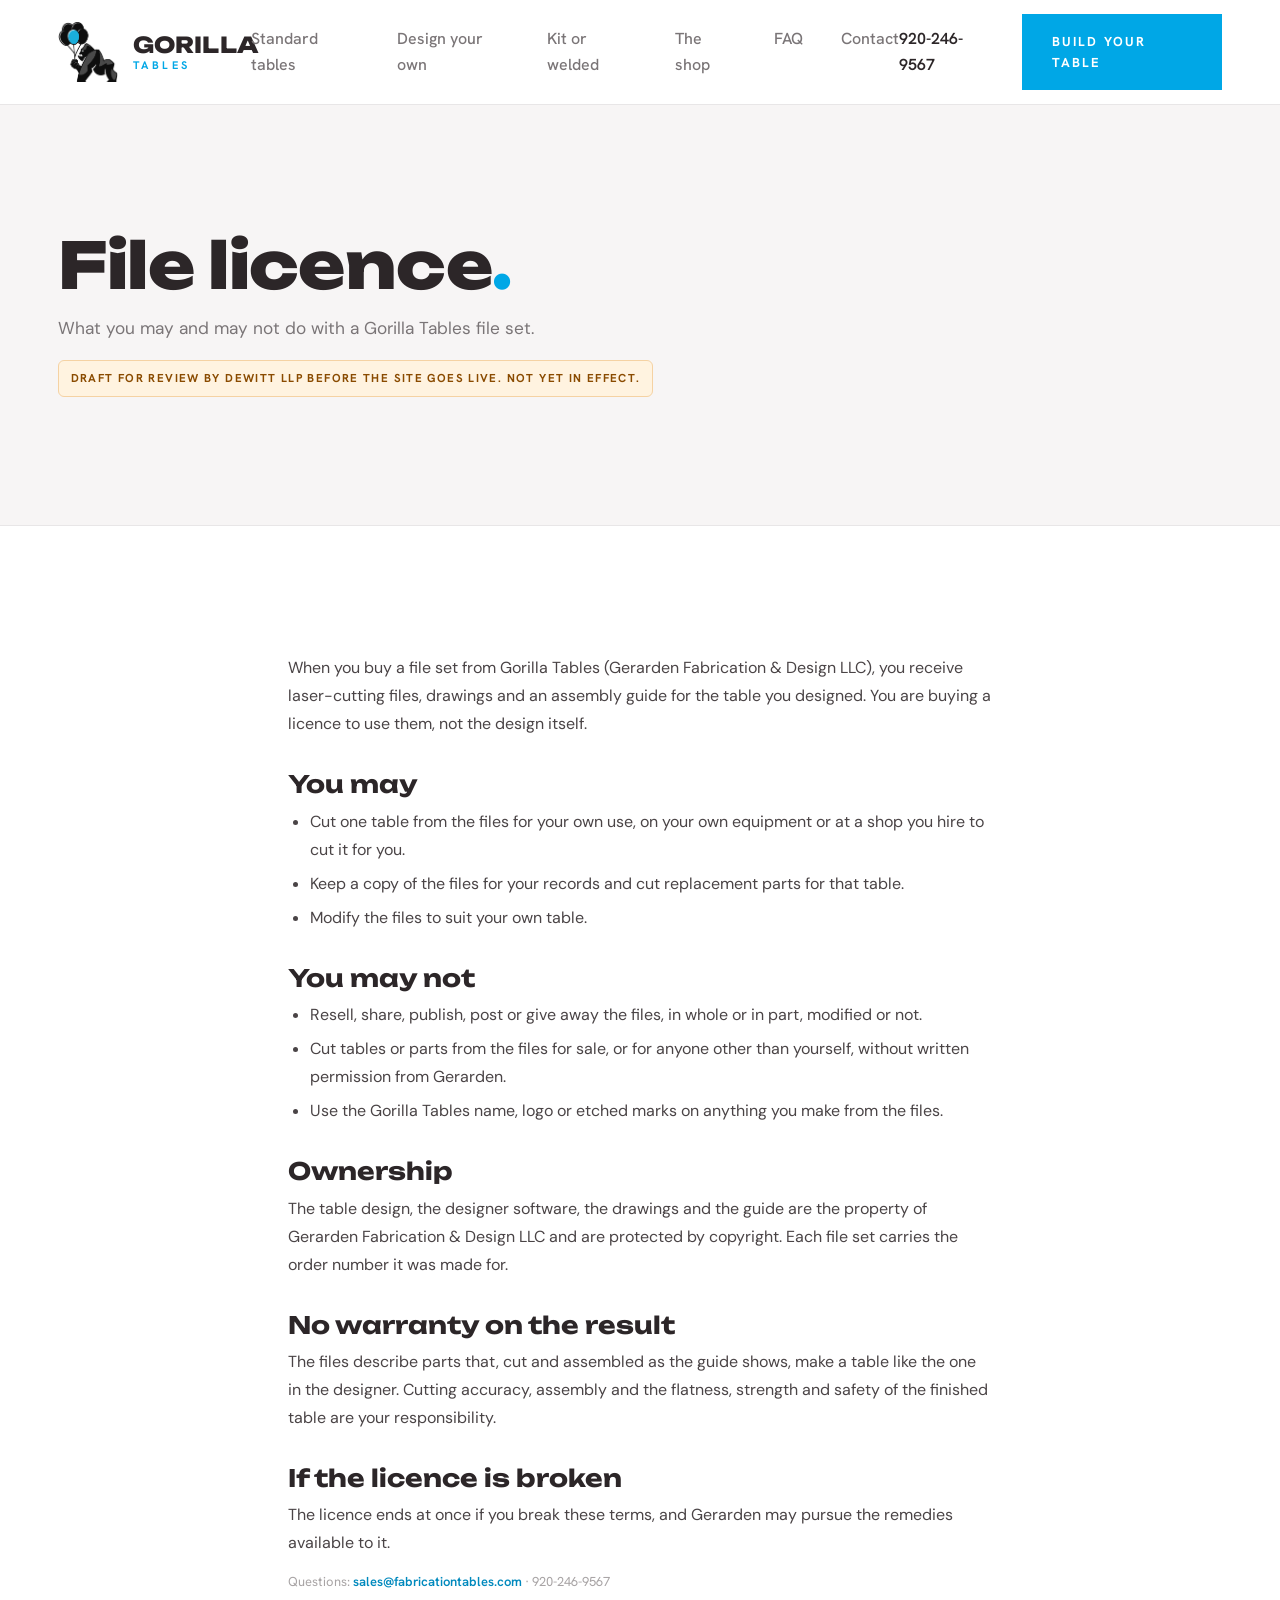
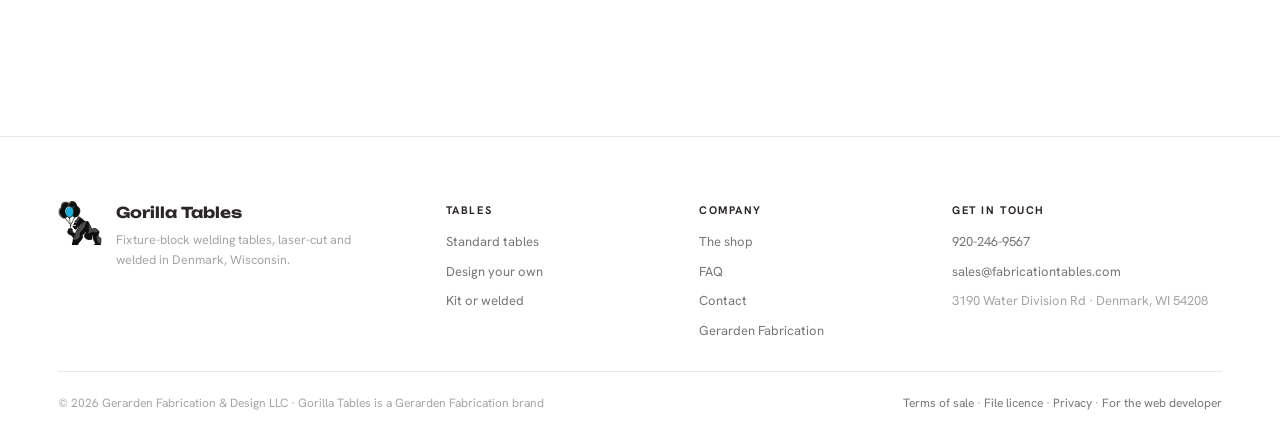
<file: legal/files.html>
<!DOCTYPE html>
<html lang="en">
<head>
<meta charset="utf-8">
<meta name="viewport" content="width=device-width, initial-scale=1">
<title>File licence — Gorilla Tables</title>
<meta name="description" content="Licence terms for Gorilla Tables laser file sets (draft).">
<meta name="robots" content="noindex, nofollow">
<link rel="icon" href="../assets/img/gorilla.png">
<meta property="og:site_name" content="Gorilla Tables">
<meta property="og:title" content="File licence — Gorilla Tables">
<meta property="og:description" content="Licence terms for Gorilla Tables laser file sets (draft).">
<meta property="og:type" content="website">
<meta property="og:url" content="https://safetydav3.github.io/gorilla-tables-site/legal/files.html">
<meta property="og:image" content="https://safetydav3.github.io/gorilla-tables-site/assets/img/og.jpg?v=2">
<meta property="og:image:secure_url" content="https://safetydav3.github.io/gorilla-tables-site/assets/img/og.jpg?v=2">
<meta property="og:image:type" content="image/jpeg">
<meta property="og:image:width" content="1200">
<meta property="og:image:height" content="630">
<meta property="og:image:alt" content="Gorilla Tables: welding tables built for the bold">
<meta name="twitter:card" content="summary_large_image">
<meta name="twitter:title" content="File licence — Gorilla Tables">
<meta name="twitter:image" content="https://safetydav3.github.io/gorilla-tables-site/assets/img/og.jpg?v=2">
<link rel="preconnect" href="https://fonts.googleapis.com">
<link rel="preconnect" href="https://fonts.gstatic.com" crossorigin>
<link rel="stylesheet" href="https://fonts.googleapis.com/css2?family=Unbounded:wght@600;700;800;900&family=DM+Sans:wght@400;500;600;700&family=Hanken+Grotesk:wght@500;600;700&display=swap">
<link rel="stylesheet" href="../assets/css/site.css">
</head>
<body class="gft-page">
<header class="gft gft-hdr" id="gft-hdr">
  <a class="gft-hdr-logo" href="../">
    <img src="../assets/img/gorilla.png" alt="Gorilla Tables" width="60" height="60">
    <span class="gft-hdr-type"><span class="gft-hdr-l1">GORILLA</span><span class="gft-hdr-l2">Tables</span></span>
  </a>
  <nav class="gft-hdr-nav" aria-label="Main"><ul><li><a href="../tables/">Standard tables</a></li><li><a href="../design/">Design your own</a></li><li><a href="../how/">Kit or welded</a></li><li><a href="../shop/">The shop</a></li><li><a href="../faq/">FAQ</a></li><li><a href="../contact/">Contact</a></li></ul></nav>
  <div class="gft-hdr-right">
    <a class="gft-hdr-tel" href="tel:9202469567">920-246-9567</a>
    <a class="gft-btn gft-hdr-cta" href="../design/">Build your table</a>
    <button class="gft-hdr-burger" id="gft-hdr-burger" aria-label="Menu" aria-expanded="false"><span></span><span></span></button>
  </div>
  <div class="gft-hdr-mobile" id="gft-hdr-mobile">
    <ul><li><a href="../tables/">Standard tables</a></li><li><a href="../design/">Design your own</a></li><li><a href="../how/">Kit or welded</a></li><li><a href="../shop/">The shop</a></li><li><a href="../faq/">FAQ</a></li><li><a href="../contact/">Contact</a></li></ul>
    <div class="gft-hdr-mobile-foot"><a class="gft-btn" href="../design/">Build your table</a><a class="gft-hdr-tel" href="tel:9202469567">920-246-9567</a></div>
  </div>
</header>

<main>
  <section class="gft gft-page-head">
    <h1>File licence<span class="gft-cy">.</span></h1>
    <p class="gft-lede">What you may and may not do with a Gorilla Tables file set.</p><div class="gft-draft">Draft for review by DeWitt LLP before the site goes live. Not yet in effect.</div>
  </section>

  <section class="gft gft-prose">
    <p>When you buy a file set from Gorilla Tables (Gerarden Fabrication &amp; Design LLC), you receive laser-cutting files, drawings and an assembly guide for the table you designed. You are buying a licence to use them, not the design itself.</p>
    <h2>You may</h2>
    <ul>
      <li>Cut one table from the files for your own use, on your own equipment or at a shop you hire to cut it for you.</li>
      <li>Keep a copy of the files for your records and cut replacement parts for that table.</li>
      <li>Modify the files to suit your own table.</li>
    </ul>
    <h2>You may not</h2>
    <ul>
      <li>Resell, share, publish, post or give away the files, in whole or in part, modified or not.</li>
      <li>Cut tables or parts from the files for sale, or for anyone other than yourself, without written permission from Gerarden.</li>
      <li>Use the Gorilla Tables name, logo or etched marks on anything you make from the files.</li>
    </ul>
    <h2>Ownership</h2>
    <p>The table design, the designer software, the drawings and the guide are the property of Gerarden Fabrication &amp; Design LLC and are protected by copyright. Each file set carries the order number it was made for.</p>
    <h2>No warranty on the result</h2>
    <p>The files describe parts that, cut and assembled as the guide shows, make a table like the one in the designer. Cutting accuracy, assembly and the flatness, strength and safety of the finished table are your responsibility.</p>
    <h2>If the licence is broken</h2>
    <p>The licence ends at once if you break these terms, and Gerarden may pursue the remedies available to it.</p>
    <p class="gft-prose-foot">Questions: <a href="mailto:sales@fabricationtables.com">sales@fabricationtables.com</a> · 920-246-9567</p>
  </section>
</main>
<footer class="gft gft-footer">
  <div class="gft-footer-top">
    <div class="gft-footer-brand">
      <img src="../assets/img/gorilla.png" alt="" width="44" height="44">
      <div><b>Gorilla Tables</b><span>Fixture-block welding tables, laser-cut and welded in Denmark, Wisconsin.</span></div>
    </div>
    <div class="gft-footer-col"><b>Tables</b><a href="../tables/">Standard tables</a><a href="../design/">Design your own</a><a href="../how/">Kit or welded</a></div>
    <div class="gft-footer-col"><b>Company</b><a href="../shop/">The shop</a><a href="../faq/">FAQ</a><a href="../contact/">Contact</a><a href="https://gerardenfabrication.com">Gerarden Fabrication</a></div>
    <div class="gft-footer-col"><b>Get in touch</b><a href="tel:9202469567">920-246-9567</a><a href="mailto:sales@fabricationtables.com">sales@fabricationtables.com</a><span>3190 Water Division Rd · Denmark, WI 54208</span></div>
  </div>
  <div class="gft-footer-bottom">
    <span>© 2026 Gerarden Fabrication &amp; Design LLC · Gorilla Tables is a Gerarden Fabrication brand</span>
    <span><a href="../legal/terms.html">Terms of sale</a> · <a href="../legal/files.html">File licence</a> · <a href="../legal/privacy.html">Privacy</a> · <a href="../webdev/">For the web developer</a></span>
  </div>
</footer>
<script src="../assets/js/site.js" defer></script>
</body>
</html>
</file>
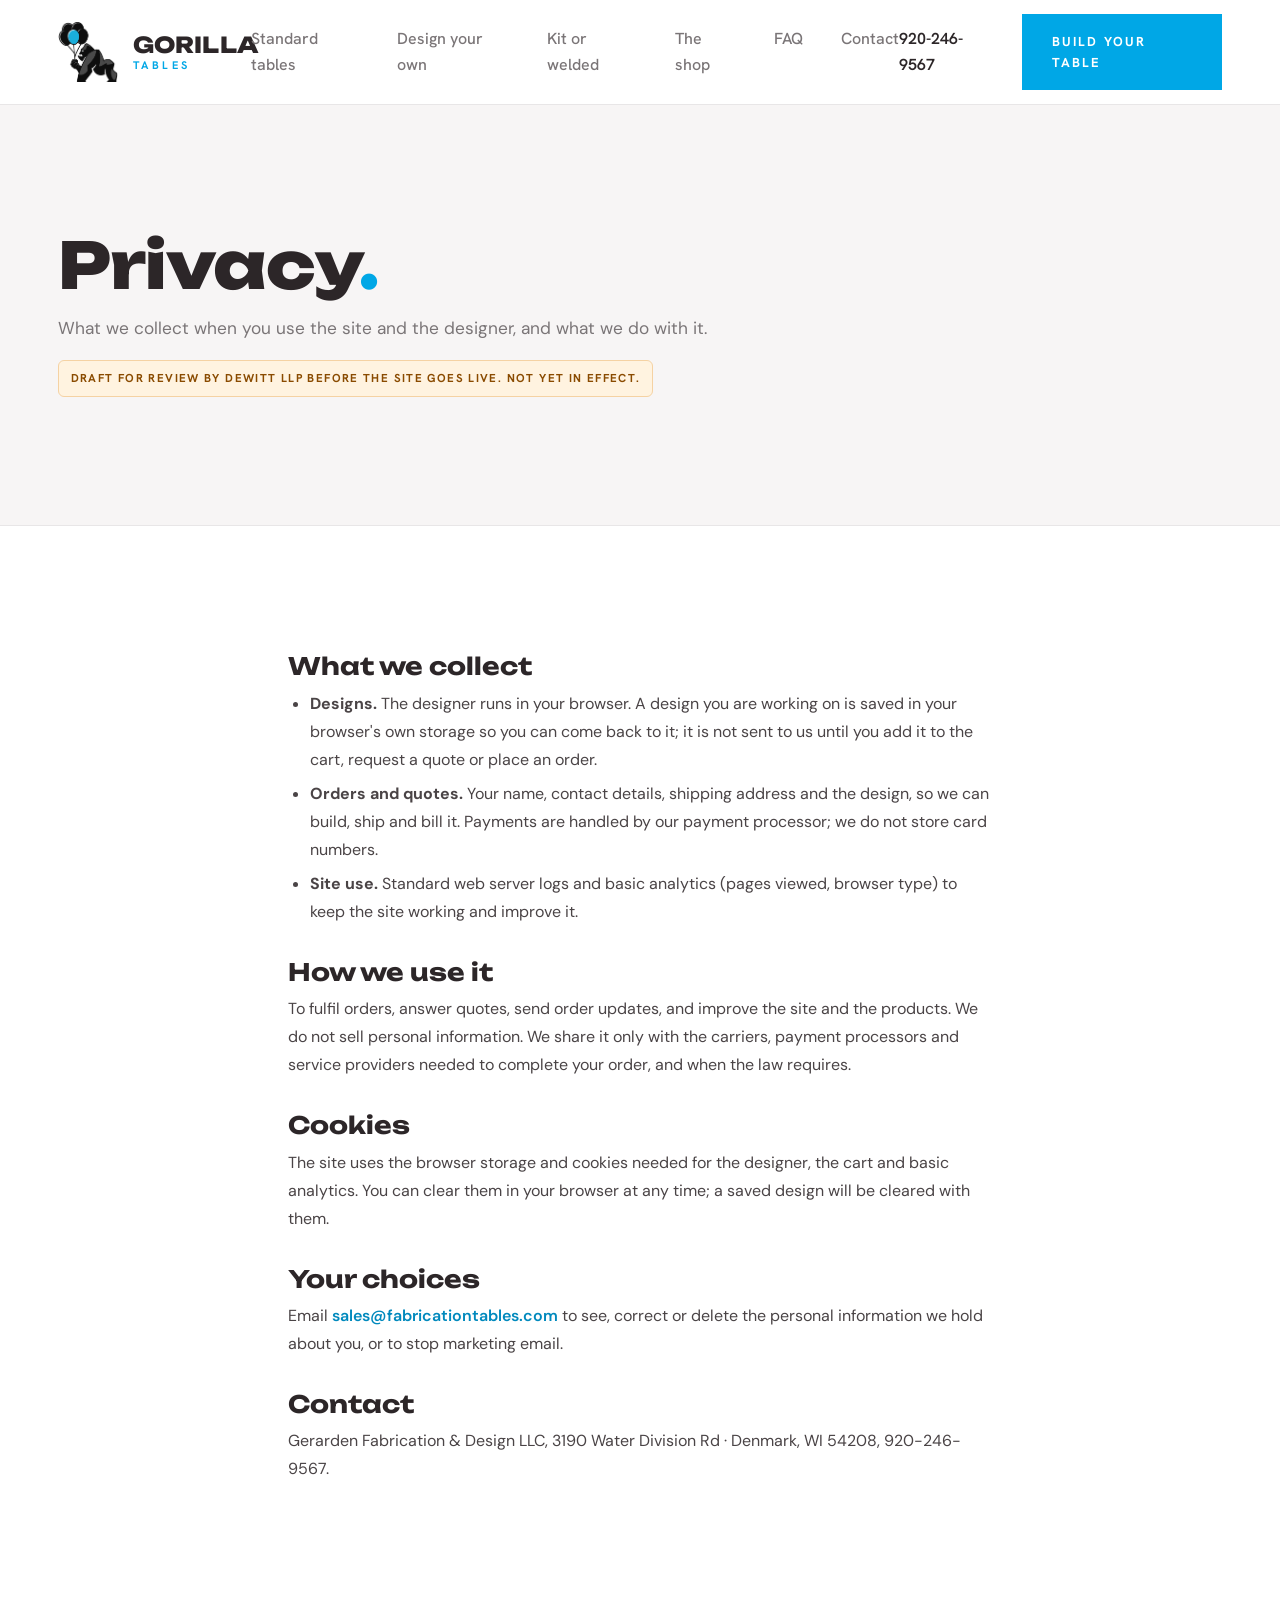
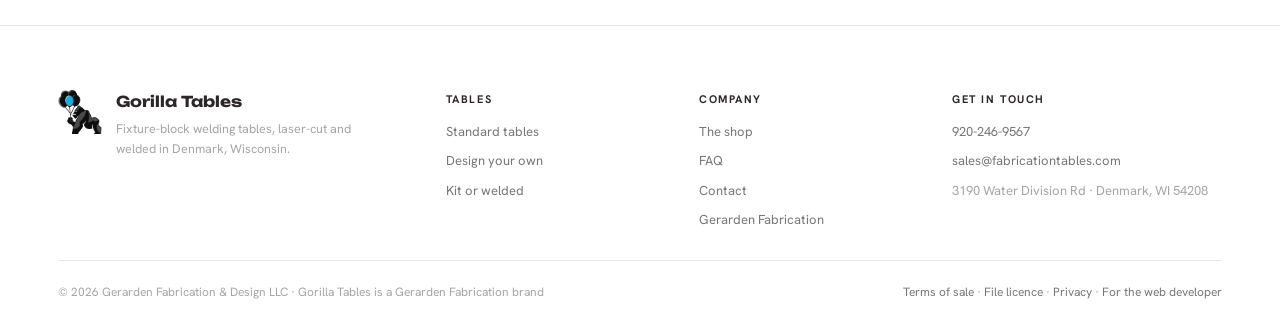
<file: legal/privacy.html>
<!DOCTYPE html>
<html lang="en">
<head>
<meta charset="utf-8">
<meta name="viewport" content="width=device-width, initial-scale=1">
<title>Privacy — Gorilla Tables</title>
<meta name="description" content="Privacy notice for fabricationtables.com and the table designer (draft).">
<meta name="robots" content="noindex, nofollow">
<link rel="icon" href="../assets/img/gorilla.png">
<meta property="og:site_name" content="Gorilla Tables">
<meta property="og:title" content="Privacy — Gorilla Tables">
<meta property="og:description" content="Privacy notice for fabricationtables.com and the table designer (draft).">
<meta property="og:type" content="website">
<meta property="og:url" content="https://safetydav3.github.io/gorilla-tables-site/legal/privacy.html">
<meta property="og:image" content="https://safetydav3.github.io/gorilla-tables-site/assets/img/og.jpg?v=2">
<meta property="og:image:secure_url" content="https://safetydav3.github.io/gorilla-tables-site/assets/img/og.jpg?v=2">
<meta property="og:image:type" content="image/jpeg">
<meta property="og:image:width" content="1200">
<meta property="og:image:height" content="630">
<meta property="og:image:alt" content="Gorilla Tables: welding tables built for the bold">
<meta name="twitter:card" content="summary_large_image">
<meta name="twitter:title" content="Privacy — Gorilla Tables">
<meta name="twitter:image" content="https://safetydav3.github.io/gorilla-tables-site/assets/img/og.jpg?v=2">
<link rel="preconnect" href="https://fonts.googleapis.com">
<link rel="preconnect" href="https://fonts.gstatic.com" crossorigin>
<link rel="stylesheet" href="https://fonts.googleapis.com/css2?family=Unbounded:wght@600;700;800;900&family=DM+Sans:wght@400;500;600;700&family=Hanken+Grotesk:wght@500;600;700&display=swap">
<link rel="stylesheet" href="../assets/css/site.css">
</head>
<body class="gft-page">
<header class="gft gft-hdr" id="gft-hdr">
  <a class="gft-hdr-logo" href="../">
    <img src="../assets/img/gorilla.png" alt="Gorilla Tables" width="60" height="60">
    <span class="gft-hdr-type"><span class="gft-hdr-l1">GORILLA</span><span class="gft-hdr-l2">Tables</span></span>
  </a>
  <nav class="gft-hdr-nav" aria-label="Main"><ul><li><a href="../tables/">Standard tables</a></li><li><a href="../design/">Design your own</a></li><li><a href="../how/">Kit or welded</a></li><li><a href="../shop/">The shop</a></li><li><a href="../faq/">FAQ</a></li><li><a href="../contact/">Contact</a></li></ul></nav>
  <div class="gft-hdr-right">
    <a class="gft-hdr-tel" href="tel:9202469567">920-246-9567</a>
    <a class="gft-btn gft-hdr-cta" href="../design/">Build your table</a>
    <button class="gft-hdr-burger" id="gft-hdr-burger" aria-label="Menu" aria-expanded="false"><span></span><span></span></button>
  </div>
  <div class="gft-hdr-mobile" id="gft-hdr-mobile">
    <ul><li><a href="../tables/">Standard tables</a></li><li><a href="../design/">Design your own</a></li><li><a href="../how/">Kit or welded</a></li><li><a href="../shop/">The shop</a></li><li><a href="../faq/">FAQ</a></li><li><a href="../contact/">Contact</a></li></ul>
    <div class="gft-hdr-mobile-foot"><a class="gft-btn" href="../design/">Build your table</a><a class="gft-hdr-tel" href="tel:9202469567">920-246-9567</a></div>
  </div>
</header>

<main>
  <section class="gft gft-page-head">
    <h1>Privacy<span class="gft-cy">.</span></h1>
    <p class="gft-lede">What we collect when you use the site and the designer, and what we do with it.</p><div class="gft-draft">Draft for review by DeWitt LLP before the site goes live. Not yet in effect.</div>
  </section>

  <section class="gft gft-prose">
    <h2>What we collect</h2>
    <ul>
      <li><b>Designs.</b> The designer runs in your browser. A design you are working on is saved in your browser's own storage so you can come back to it; it is not sent to us until you add it to the cart, request a quote or place an order.</li>
      <li><b>Orders and quotes.</b> Your name, contact details, shipping address and the design, so we can build, ship and bill it. Payments are handled by our payment processor; we do not store card numbers.</li>
      <li><b>Site use.</b> Standard web server logs and basic analytics (pages viewed, browser type) to keep the site working and improve it.</li>
    </ul>
    <h2>How we use it</h2>
    <p>To fulfil orders, answer quotes, send order updates, and improve the site and the products. We do not sell personal information. We share it only with the carriers, payment processors and service providers needed to complete your order, and when the law requires.</p>
    <h2>Cookies</h2>
    <p>The site uses the browser storage and cookies needed for the designer, the cart and basic analytics. You can clear them in your browser at any time; a saved design will be cleared with them.</p>
    <h2>Your choices</h2>
    <p>Email <a href="mailto:sales@fabricationtables.com">sales@fabricationtables.com</a> to see, correct or delete the personal information we hold about you, or to stop marketing email.</p>
    <h2>Contact</h2>
    <p>Gerarden Fabrication &amp; Design LLC, 3190 Water Division Rd · Denmark, WI 54208, 920-246-9567.</p>
  </section>
</main>
<footer class="gft gft-footer">
  <div class="gft-footer-top">
    <div class="gft-footer-brand">
      <img src="../assets/img/gorilla.png" alt="" width="44" height="44">
      <div><b>Gorilla Tables</b><span>Fixture-block welding tables, laser-cut and welded in Denmark, Wisconsin.</span></div>
    </div>
    <div class="gft-footer-col"><b>Tables</b><a href="../tables/">Standard tables</a><a href="../design/">Design your own</a><a href="../how/">Kit or welded</a></div>
    <div class="gft-footer-col"><b>Company</b><a href="../shop/">The shop</a><a href="../faq/">FAQ</a><a href="../contact/">Contact</a><a href="https://gerardenfabrication.com">Gerarden Fabrication</a></div>
    <div class="gft-footer-col"><b>Get in touch</b><a href="tel:9202469567">920-246-9567</a><a href="mailto:sales@fabricationtables.com">sales@fabricationtables.com</a><span>3190 Water Division Rd · Denmark, WI 54208</span></div>
  </div>
  <div class="gft-footer-bottom">
    <span>© 2026 Gerarden Fabrication &amp; Design LLC · Gorilla Tables is a Gerarden Fabrication brand</span>
    <span><a href="../legal/terms.html">Terms of sale</a> · <a href="../legal/files.html">File licence</a> · <a href="../legal/privacy.html">Privacy</a> · <a href="../webdev/">For the web developer</a></span>
  </div>
</footer>
<script src="../assets/js/site.js" defer></script>
</body>
</html>
</file>
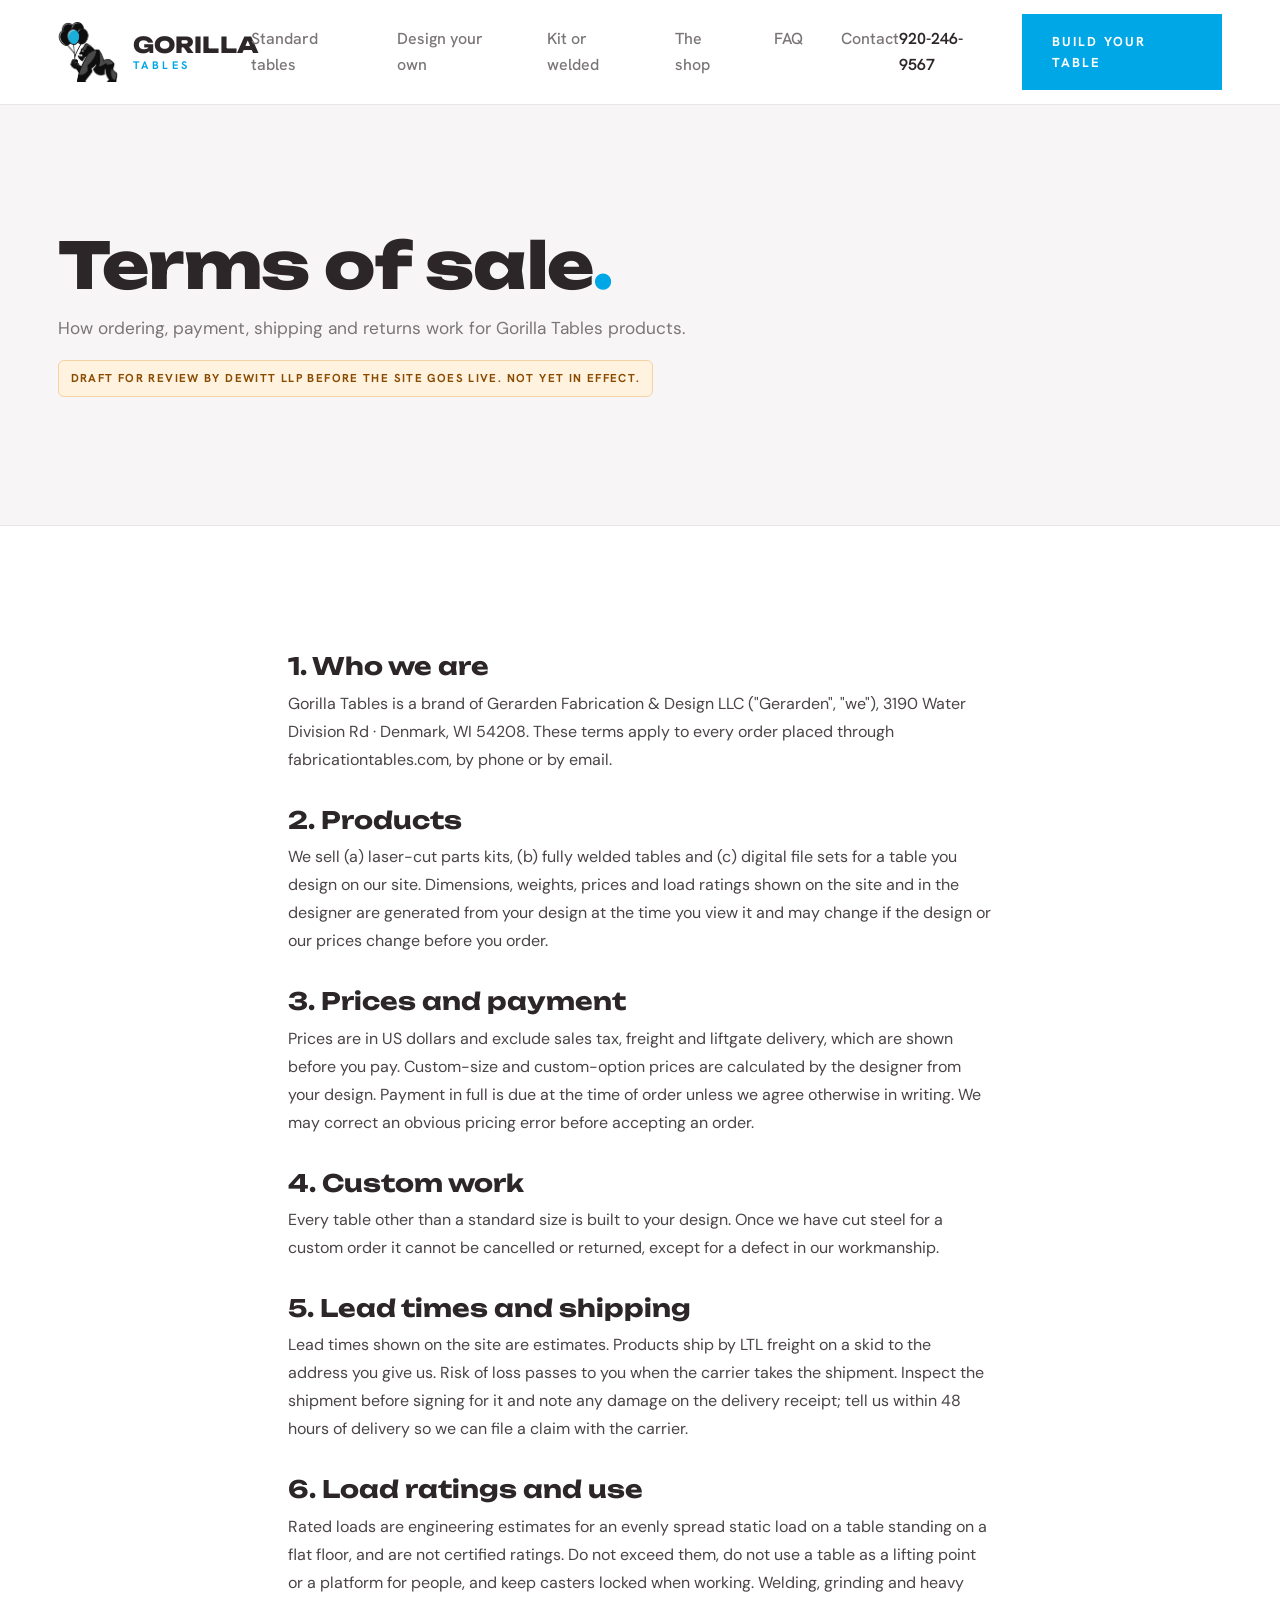
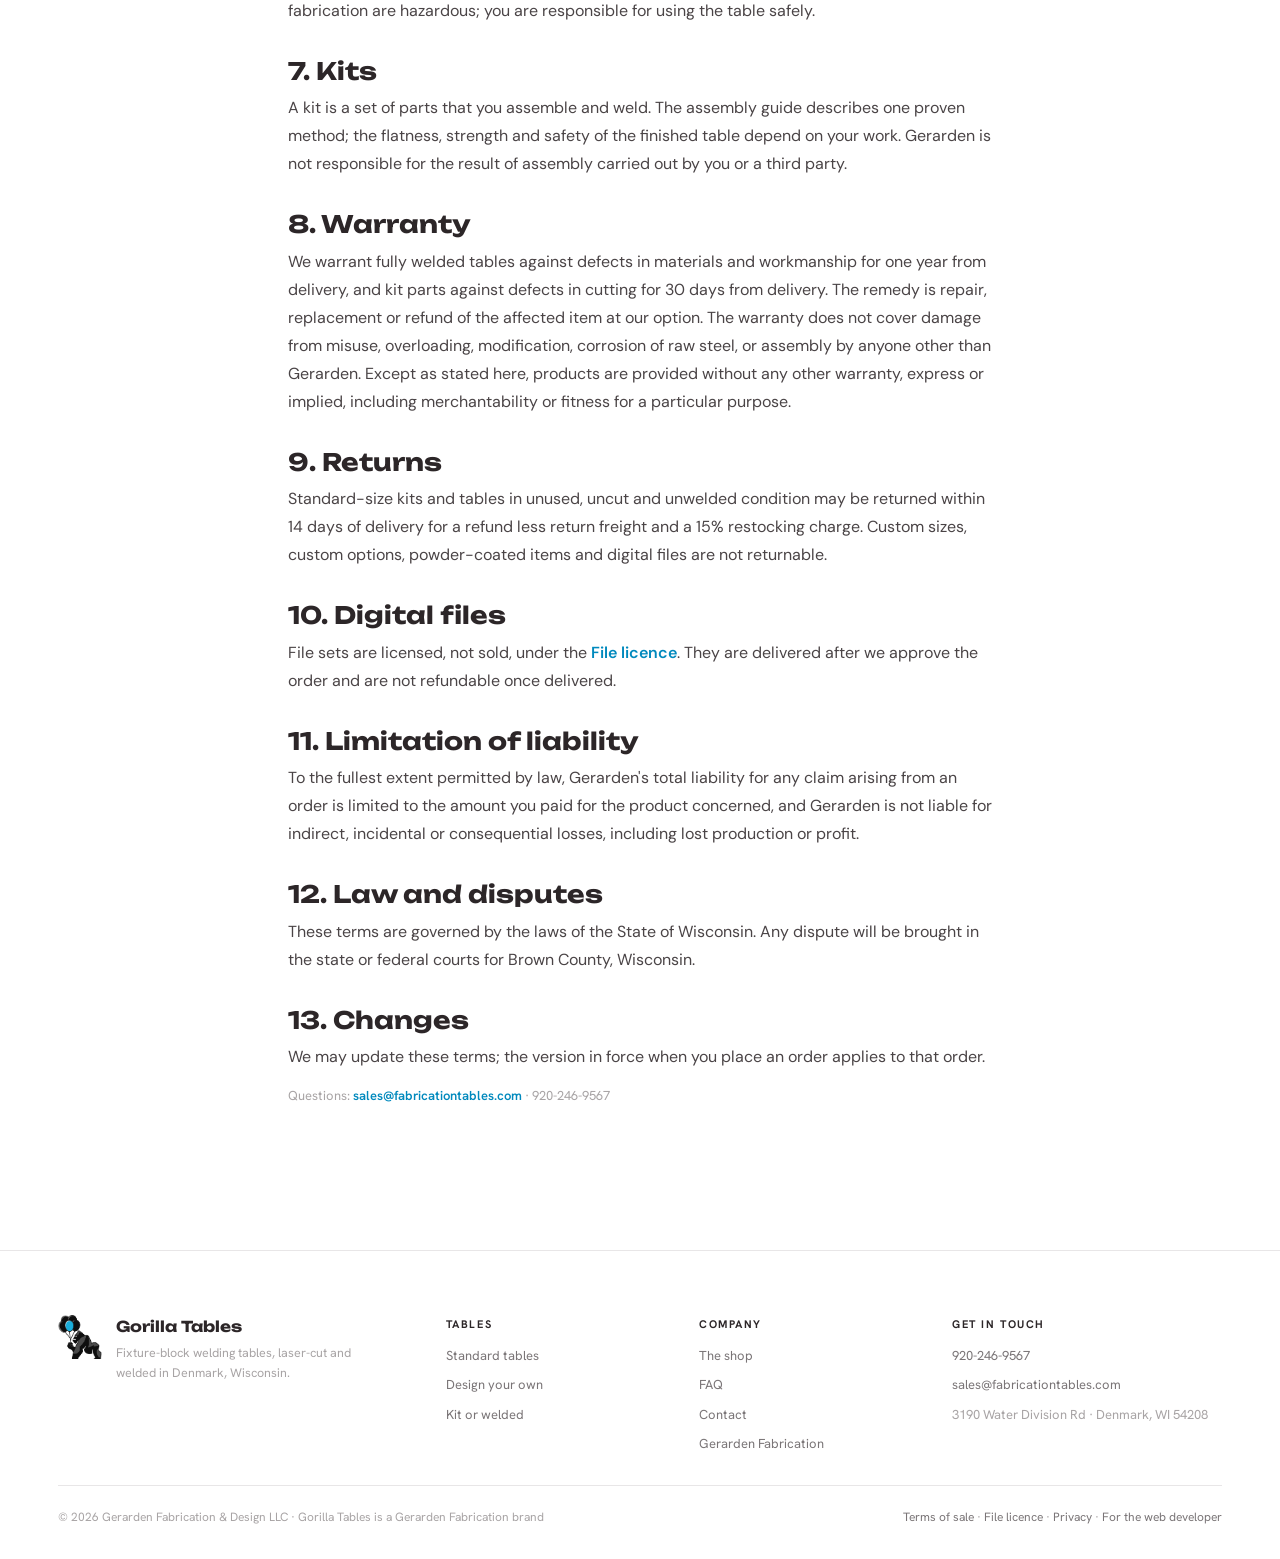
<file: legal/terms.html>
<!DOCTYPE html>
<html lang="en">
<head>
<meta charset="utf-8">
<meta name="viewport" content="width=device-width, initial-scale=1">
<title>Terms of sale — Gorilla Tables</title>
<meta name="description" content="Terms of sale for Gorilla Tables kits, welded tables and file sets (draft).">
<meta name="robots" content="noindex, nofollow">
<link rel="icon" href="../assets/img/gorilla.png">
<meta property="og:site_name" content="Gorilla Tables">
<meta property="og:title" content="Terms of sale — Gorilla Tables">
<meta property="og:description" content="Terms of sale for Gorilla Tables kits, welded tables and file sets (draft).">
<meta property="og:type" content="website">
<meta property="og:url" content="https://safetydav3.github.io/gorilla-tables-site/legal/terms.html">
<meta property="og:image" content="https://safetydav3.github.io/gorilla-tables-site/assets/img/og.jpg?v=2">
<meta property="og:image:secure_url" content="https://safetydav3.github.io/gorilla-tables-site/assets/img/og.jpg?v=2">
<meta property="og:image:type" content="image/jpeg">
<meta property="og:image:width" content="1200">
<meta property="og:image:height" content="630">
<meta property="og:image:alt" content="Gorilla Tables: welding tables built for the bold">
<meta name="twitter:card" content="summary_large_image">
<meta name="twitter:title" content="Terms of sale — Gorilla Tables">
<meta name="twitter:image" content="https://safetydav3.github.io/gorilla-tables-site/assets/img/og.jpg?v=2">
<link rel="preconnect" href="https://fonts.googleapis.com">
<link rel="preconnect" href="https://fonts.gstatic.com" crossorigin>
<link rel="stylesheet" href="https://fonts.googleapis.com/css2?family=Unbounded:wght@600;700;800;900&family=DM+Sans:wght@400;500;600;700&family=Hanken+Grotesk:wght@500;600;700&display=swap">
<link rel="stylesheet" href="../assets/css/site.css">
</head>
<body class="gft-page">
<header class="gft gft-hdr" id="gft-hdr">
  <a class="gft-hdr-logo" href="../">
    <img src="../assets/img/gorilla.png" alt="Gorilla Tables" width="60" height="60">
    <span class="gft-hdr-type"><span class="gft-hdr-l1">GORILLA</span><span class="gft-hdr-l2">Tables</span></span>
  </a>
  <nav class="gft-hdr-nav" aria-label="Main"><ul><li><a href="../tables/">Standard tables</a></li><li><a href="../design/">Design your own</a></li><li><a href="../how/">Kit or welded</a></li><li><a href="../shop/">The shop</a></li><li><a href="../faq/">FAQ</a></li><li><a href="../contact/">Contact</a></li></ul></nav>
  <div class="gft-hdr-right">
    <a class="gft-hdr-tel" href="tel:9202469567">920-246-9567</a>
    <a class="gft-btn gft-hdr-cta" href="../design/">Build your table</a>
    <button class="gft-hdr-burger" id="gft-hdr-burger" aria-label="Menu" aria-expanded="false"><span></span><span></span></button>
  </div>
  <div class="gft-hdr-mobile" id="gft-hdr-mobile">
    <ul><li><a href="../tables/">Standard tables</a></li><li><a href="../design/">Design your own</a></li><li><a href="../how/">Kit or welded</a></li><li><a href="../shop/">The shop</a></li><li><a href="../faq/">FAQ</a></li><li><a href="../contact/">Contact</a></li></ul>
    <div class="gft-hdr-mobile-foot"><a class="gft-btn" href="../design/">Build your table</a><a class="gft-hdr-tel" href="tel:9202469567">920-246-9567</a></div>
  </div>
</header>

<main>
  <section class="gft gft-page-head">
    <h1>Terms of sale<span class="gft-cy">.</span></h1>
    <p class="gft-lede">How ordering, payment, shipping and returns work for Gorilla Tables products.</p><div class="gft-draft">Draft for review by DeWitt LLP before the site goes live. Not yet in effect.</div>
  </section>

  <section class="gft gft-prose">
    <h2>1. Who we are</h2>
    <p>Gorilla Tables is a brand of Gerarden Fabrication &amp; Design LLC ("Gerarden", "we"), 3190 Water Division Rd · Denmark, WI 54208. These terms apply to every order placed through fabricationtables.com, by phone or by email.</p>
    <h2>2. Products</h2>
    <p>We sell (a) laser-cut parts kits, (b) fully welded tables and (c) digital file sets for a table you design on our site. Dimensions, weights, prices and load ratings shown on the site and in the designer are generated from your design at the time you view it and may change if the design or our prices change before you order.</p>
    <h2>3. Prices and payment</h2>
    <p>Prices are in US dollars and exclude sales tax, freight and liftgate delivery, which are shown before you pay. Custom-size and custom-option prices are calculated by the designer from your design. Payment in full is due at the time of order unless we agree otherwise in writing. We may correct an obvious pricing error before accepting an order.</p>
    <h2>4. Custom work</h2>
    <p>Every table other than a standard size is built to your design. Once we have cut steel for a custom order it cannot be cancelled or returned, except for a defect in our workmanship.</p>
    <h2>5. Lead times and shipping</h2>
    <p>Lead times shown on the site are estimates. Products ship by LTL freight on a skid to the address you give us. Risk of loss passes to you when the carrier takes the shipment. Inspect the shipment before signing for it and note any damage on the delivery receipt; tell us within 48 hours of delivery so we can file a claim with the carrier.</p>
    <h2>6. Load ratings and use</h2>
    <p>Rated loads are engineering estimates for an evenly spread static load on a table standing on a flat floor, and are not certified ratings. Do not exceed them, do not use a table as a lifting point or a platform for people, and keep casters locked when working. Welding, grinding and heavy fabrication are hazardous; you are responsible for using the table safely.</p>
    <h2>7. Kits</h2>
    <p>A kit is a set of parts that you assemble and weld. The assembly guide describes one proven method; the flatness, strength and safety of the finished table depend on your work. Gerarden is not responsible for the result of assembly carried out by you or a third party.</p>
    <h2>8. Warranty</h2>
    <p>We warrant fully welded tables against defects in materials and workmanship for one year from delivery, and kit parts against defects in cutting for 30 days from delivery. The remedy is repair, replacement or refund of the affected item at our option. The warranty does not cover damage from misuse, overloading, modification, corrosion of raw steel, or assembly by anyone other than Gerarden. Except as stated here, products are provided without any other warranty, express or implied, including merchantability or fitness for a particular purpose.</p>
    <h2>9. Returns</h2>
    <p>Standard-size kits and tables in unused, uncut and unwelded condition may be returned within 14 days of delivery for a refund less return freight and a 15% restocking charge. Custom sizes, custom options, powder-coated items and digital files are not returnable.</p>
    <h2>10. Digital files</h2>
    <p>File sets are licensed, not sold, under the <a href="files.html">File licence</a>. They are delivered after we approve the order and are not refundable once delivered.</p>
    <h2>11. Limitation of liability</h2>
    <p>To the fullest extent permitted by law, Gerarden's total liability for any claim arising from an order is limited to the amount you paid for the product concerned, and Gerarden is not liable for indirect, incidental or consequential losses, including lost production or profit.</p>
    <h2>12. Law and disputes</h2>
    <p>These terms are governed by the laws of the State of Wisconsin. Any dispute will be brought in the state or federal courts for Brown County, Wisconsin.</p>
    <h2>13. Changes</h2>
    <p>We may update these terms; the version in force when you place an order applies to that order.</p>
    <p class="gft-prose-foot">Questions: <a href="mailto:sales@fabricationtables.com">sales@fabricationtables.com</a> · 920-246-9567</p>
  </section>
</main>
<footer class="gft gft-footer">
  <div class="gft-footer-top">
    <div class="gft-footer-brand">
      <img src="../assets/img/gorilla.png" alt="" width="44" height="44">
      <div><b>Gorilla Tables</b><span>Fixture-block welding tables, laser-cut and welded in Denmark, Wisconsin.</span></div>
    </div>
    <div class="gft-footer-col"><b>Tables</b><a href="../tables/">Standard tables</a><a href="../design/">Design your own</a><a href="../how/">Kit or welded</a></div>
    <div class="gft-footer-col"><b>Company</b><a href="../shop/">The shop</a><a href="../faq/">FAQ</a><a href="../contact/">Contact</a><a href="https://gerardenfabrication.com">Gerarden Fabrication</a></div>
    <div class="gft-footer-col"><b>Get in touch</b><a href="tel:9202469567">920-246-9567</a><a href="mailto:sales@fabricationtables.com">sales@fabricationtables.com</a><span>3190 Water Division Rd · Denmark, WI 54208</span></div>
  </div>
  <div class="gft-footer-bottom">
    <span>© 2026 Gerarden Fabrication &amp; Design LLC · Gorilla Tables is a Gerarden Fabrication brand</span>
    <span><a href="../legal/terms.html">Terms of sale</a> · <a href="../legal/files.html">File licence</a> · <a href="../legal/privacy.html">Privacy</a> · <a href="../webdev/">For the web developer</a></span>
  </div>
</footer>
<script src="../assets/js/site.js" defer></script>
</body>
</html>
</file>
<file: assets/css/site.css>
/* Gorilla Tables — section styles (namespaced .gft)
   Carried over from fabricationtables.com's salient-child/assets/css/gft.css (v1.1.5) with the
   brand wordmark changed. Same tokens, same layout. */

/* =====================================================
   GORILLA TABLES
   Brand system: Unbounded / DM Sans / cyan on ink
   ===================================================== */
.gft{
  --white:#FFFFFF;
  --paper:#F7F5F5;
  --stage:#E9E6E2;
  --ink:#2C2628;
  --gray:#7A7577;
  --gray-2:#A8A4A5;
  --cyan:#00A7E6;
  --cyan-ink:#0089BD;
  --cyan-ghost:#D9F0FB;
  --charcoal:#292929;
  --coal:#161616;
  --line:#E8E6E7;
  --line-dark:#3A3A3A;
  --display:'Unbounded',sans-serif;
  --body:'DM Sans',sans-serif;
  --ui:'Hanken Grotesk',sans-serif;
  --pad:clamp(20px,4.5vw,72px);
}
.gft,.gft *,.gft *::before,.gft *::after{box-sizing:border-box}
:where(.gft) :is(p,ul,h1,h2,h3,h4){margin:0;padding:0}
:where(.gft) ul{list-style:none;margin:0;padding:0}
:where(.gft) li{list-style:none;margin:0;padding:0}
:where(.gft) button{font:inherit;border-radius:0;text-shadow:none;box-shadow:none;letter-spacing:normal;text-transform:none}
.gft{width:100vw;margin-left:calc(50% - 50vw);margin-right:calc(50% - 50vw)}

.gft{font-family:var(--body);background:var(--white);color:var(--gray);font-size:16px;line-height:1.65;-webkit-font-smoothing:antialiased}
:where(.gft) img{max-width:100%;display:block;margin:0}
:where(.gft) a{color:inherit;text-decoration:none;box-shadow:none}
.gft h1,.gft h2,.gft h3{font-family:var(--display)!important;color:var(--ink);font-weight:700;line-height:1.06;letter-spacing:0;text-transform:none;margin:0}
.gft h4{font-family:var(--display)!important;margin:0;text-transform:none}
.gft ::selection{background:var(--cyan);color:#fff}

.gft-u-label{font-family:var(--ui);font-size:11px;font-weight:600;letter-spacing:.18em;text-transform:uppercase;color:var(--gray-2)}
.gft-lede{font-size:clamp(16px,1.35vw,18.5px);color:var(--gray);max-width:56ch}

/* buttons: flat parent-style */
.gft-btn{
  font-family:var(--ui);font-size:12px;font-weight:700;letter-spacing:.16em;text-transform:uppercase;
  display:inline-flex;align-items:center;justify-content:center;gap:10px;
  padding:18px 34px;background:var(--cyan);color:#fff;border:none;cursor:pointer;
  transition:background .25s,color .25s,transform .25s;
}
.gft-btn:hover{background:var(--ink);transform:translateY(-1px)}
.gft-btn.gft-ghost{background:transparent;color:var(--ink);box-shadow:inset 0 0 0 1px var(--ink)}
.gft-btn.gft-ghost:hover{background:var(--ink);color:#fff}
.gft-btn.gft-on-dark{background:var(--cyan);color:#fff}
.gft-btn.gft-on-dark:hover{background:#fff;color:var(--ink)}
.gft-btn.gft-ghost-dark{background:transparent;color:#fff;box-shadow:inset 0 0 0 1px #4a4a4a}
.gft-btn.gft-ghost-dark:hover{background:#fff;color:var(--ink);box-shadow:inset 0 0 0 1px #fff}

/* ---------- hero: full-screen ---------- */
.gft-hero{
  position:relative;
  height:100vh;min-height:700px;
  overflow:hidden;
  background:#E9E7E4;
}
img.gft-hero-photo{
  position:absolute;inset:0;width:100%;height:100%;
  object-fit:cover;object-position:72% 62%;
  user-select:none;pointer-events:none;
}
.gft-glow-a,.gft-glow-b{position:absolute;inset:0;pointer-events:none;opacity:0;transition:opacity .6s;z-index:3}
.gft-glow-a{
  background:radial-gradient(640px 640px at var(--gx,60%) var(--gy,50%), rgba(255,255,255,.9), rgba(255,255,255,0) 65%);
  mix-blend-mode:soft-light;
}
.gft-glow-b{
  background:radial-gradient(380px 380px at var(--gx,60%) var(--gy,50%), rgba(255,255,255,.35), rgba(255,255,255,0) 60%);
  mix-blend-mode:screen;
}
.gft-hero.gft-lit .gft-glow-a,.gft-hero.gft-lit .gft-glow-b{opacity:1}

.gft-hero-content{
  position:absolute;z-index:5;
  left:var(--pad);top:50%;transform:translateY(-52%);
  max-width:min(560px,46vw);
}
.gft-hero-content h1{
  font-weight:900;font-size:clamp(34px,4.6vw,72px);letter-spacing:-.01em;line-height:1.08;
  margin-bottom:24px;
}
.gft-hero-content h1 .gft-cy{color:var(--cyan)}
.gft-hero-content .gft-lede{margin-bottom:32px;font-size:clamp(15px,1.25vw,17.5px);max-width:40ch}
.gft-hero-ctas{display:flex;flex-wrap:wrap;gap:12px}

.gft-hero-meta{
  position:absolute;z-index:5;left:var(--pad);right:var(--pad);bottom:0;
  display:flex;flex-wrap:wrap;gap:clamp(18px,3.4vw,48px);
  padding:22px 0 26px;border-top:1px solid rgba(44,38,40,.12);
}
.gft-hero-meta span{font-family:var(--ui);font-size:11.5px;font-weight:600;letter-spacing:.16em;text-transform:uppercase;color:#8d8781}
.gft-hero-meta b{color:var(--ink);font-weight:700}
.gft-hero-hint{
  position:absolute;z-index:5;right:var(--pad);top:112px;
  font-family:var(--ui);font-size:11px;font-weight:600;letter-spacing:.18em;text-transform:uppercase;color:#9d968f;
  display:flex;align-items:center;gap:10px;
}
.gft-hero-hint::before{content:"";width:26px;height:1px;background:#b5aea7}
@media(max-width:900px){
  .gft-hero{height:auto;min-height:0;display:flex;flex-direction:column;padding:112px 0 0}
  .gft-hero-content{position:relative;left:auto;top:auto;transform:none;max-width:100%;padding:0 var(--pad) 30px;order:1}
  .gft-hero-content h1{font-size:clamp(34px,9.6vw,48px);margin-bottom:18px}
  .gft-hero-content .gft-lede{font-size:15.5px;margin-bottom:24px}
  .gft-hero-ctas .gft-btn{padding:16px 22px;font-size:11.5px}
  img.gft-hero-photo{position:relative;inset:auto;order:2;width:100%;height:74vw;min-height:250px;max-height:520px;object-fit:cover;object-position:80% 62%}
  .gft-hero-meta{position:relative;left:auto;right:auto;bottom:auto;order:3;width:100%;padding:16px var(--pad) 22px;gap:12px 22px;flex-wrap:wrap;border-top:1px solid rgba(44,38,40,.12);margin:0}
  .gft-hero-meta span{font-size:10.5px}
  .gft-glow-a,.gft-glow-b{display:none}
  .gft-hero-hint{display:none}
}

/* hotspot dots (JS positioned over the photo) */
.gft-dot{
  position:absolute;transform:translate(-50%,-50%);
  width:38px;height:38px;border-radius:50%;
  background:rgba(255,255,255,.92);
  border:none;cursor:pointer;z-index:20;
  display:grid;place-items:center;
  box-shadow:0 4px 16px rgba(30,25,20,.18);
  transition:transform .25s cubic-bezier(.34,1.4,.64,1),background .25s;
}
.gft-dot span{position:relative;width:13px;height:13px;transition:transform .35s cubic-bezier(.22,1,.36,1)}
.gft-dot span::before,.gft-dot span::after{content:"";position:absolute;background:var(--ink);border-radius:2px}
.gft-dot span::before{left:50%;top:0;width:1.8px;height:100%;transform:translateX(-50%)}
.gft-dot span::after{top:50%;left:0;height:1.8px;width:100%;transform:translateY(-50%)}
.gft-dot:hover{transform:translate(-50%,-50%) scale(1.1)}
.gft-dot.gft-active{background:var(--cyan)}
.gft-dot.gft-active span{transform:rotate(45deg)}
.gft-dot.gft-active span::before,.gft-dot.gft-active span::after{background:#fff}

/* feature panel: right card */
.gft-panel{
  position:absolute;top:122px;right:20px;bottom:20px;
  width:min(430px, calc(100% - 40px));
  background:#FBFAF9;border-radius:24px;
  box-shadow:0 30px 80px rgba(30,25,20,.25);
  z-index:40;display:flex;flex-direction:column;
  opacity:0;pointer-events:none;transform:translateX(28px);
  transition:opacity .4s cubic-bezier(.22,1,.36,1),transform .4s cubic-bezier(.22,1,.36,1);
}
.gft-panel.gft-show{opacity:1;pointer-events:auto;transform:none}
.gft-panel-img{
  margin:14px 14px 0;height:min(240px,28vh);border-radius:16px;flex:0 0 auto;
  background-image:url('../img/hero-table.jpg');
  background-size:300%;background-position:50% 30%;
  transition:background-position .6s cubic-bezier(.22,1,.36,1);
}
.gft-panel-x{
  position:absolute;top:26px;right:26px;width:38px;height:38px;border-radius:50%;
  background:rgba(255,255,255,.94);border:none;cursor:pointer;display:grid;place-items:center;
  box-shadow:0 2px 10px rgba(0,0,0,.14);font-size:15px;color:var(--ink);
  transition:transform .2s;
}
.gft-panel-x:hover{transform:scale(1.08)}
.gft-panel-body{padding:26px 30px 0;overflow:auto;flex:1}
.gft-panel-body h3{font-size:clamp(19px,1.7vw,24px);font-weight:600;line-height:1.25;margin-bottom:14px;letter-spacing:-.01em}
.gft-panel-body p{font-size:14.5px;line-height:1.7;color:var(--gray);margin-bottom:14px}
.gft-panel-foot{
  flex:0 0 auto;display:flex;align-items:center;justify-content:space-between;
  padding:18px 24px 24px;
}
.gft-p-dots{display:flex;gap:7px}
.gft-p-dots i{width:6px;height:6px;border-radius:50%;background:#D8D4D0;transition:background .3s}
.gft-p-dots i.gft-on{background:var(--ink)}
.gft-p-nav{display:flex;gap:10px}
.gft-p-arrow{
  width:44px;height:44px;border-radius:50%;border:none;cursor:pointer;
  display:grid;place-items:center;font-size:17px;
  background:#EFECE9;color:var(--ink);transition:background .25s,color .25s;
}
.gft-p-arrow:hover{background:var(--ink);color:#fff}
.gft-p-arrow.gft-next{background:var(--ink);color:#fff}
.gft-p-arrow.gft-next:hover{background:var(--cyan)}

/* ---------- sections ---------- */
section.gft{padding:clamp(80px,10vw,150px) var(--pad)}
.gft-sec-title{font-weight:800;font-size:clamp(32px,4.6vw,64px);letter-spacing:-.01em;margin-bottom:18px}
.gft-sec-title .gft-cy{color:var(--cyan)}
.gft-reveal{opacity:0;transform:translateY(30px);transition:opacity .8s cubic-bezier(.22,1,.36,1),transform .8s cubic-bezier(.22,1,.36,1)}
.gft-reveal.gft-in{opacity:1;transform:none}

/* details: ghost giant + dark cards */
.gft-details{padding-top:clamp(60px,7vw,110px)}
.gft-giant{
  font-family:var(--display);font-weight:800;
  font-size:clamp(44px,8.4vw,130px);line-height:1.02;letter-spacing:-.01em;
  color:var(--ink);user-select:none;margin-bottom:clamp(40px,5vw,70px);
}
.gft-giant .gft-cy{color:var(--cyan)}
.gft-cards{display:grid;grid-template-columns:repeat(4,1fr);gap:14px}
.gft-card{border-radius:6px;overflow:hidden;min-height:380px;position:relative}
.gft-card-text{background:var(--charcoal);padding:34px 30px;display:flex;flex-direction:column}
.gft-card-text h3{font-family:var(--display);font-weight:600;font-size:19px;line-height:1.3;color:var(--cyan);margin-bottom:16px;letter-spacing:0}
.gft-card-text p{font-size:13.8px;line-height:1.75;color:#B4B0B1}
.gft-card-text .gft-foot{margin-top:auto;padding-top:20px;font-family:var(--ui);font-size:11px;font-weight:600;letter-spacing:.18em;text-transform:uppercase;color:#6E6A6B}
.gft-card-photo{background:var(--coal)}
.gft-card-photo img{width:100%;height:100%;object-fit:cover;position:absolute;inset:0;filter:brightness(.92)}
@media(max-width:1100px){.gft-cards{grid-template-columns:1fr 1fr}}
@media(max-width:620px){.gft-cards{grid-template-columns:1fr}.gft-card{min-height:300px}}

/* ---------- two ways ---------- */
.gft-ways{background:var(--paper)}
.gft-ways-head{display:flex;flex-wrap:wrap;align-items:flex-end;justify-content:space-between;gap:20px;margin-bottom:clamp(36px,4vw,56px)}
.gft-way-grid{display:grid;grid-template-columns:1fr 1fr;gap:14px}
.gft-way{background:var(--charcoal);border-radius:6px;overflow:hidden;display:flex;flex-direction:column;transition:transform .4s cubic-bezier(.22,1,.36,1)}
.gft-way:hover{transform:translateY(-5px)}
.gft-way .gft-ph{height:clamp(220px,26vw,340px);overflow:hidden;position:relative}
.gft-way .gft-ph img{width:100%;height:100%;object-fit:cover;filter:brightness(.9);transition:transform .8s cubic-bezier(.22,1,.36,1)}
.gft-way:hover .gft-ph img{transform:scale(1.05)}
.gft-way .gft-ph .gft-price{
  position:absolute;right:16px;bottom:16px;background:rgba(22,22,22,.82);backdrop-filter:blur(6px);
  color:#fff;font-family:var(--ui);font-size:12px;font-weight:600;letter-spacing:.1em;text-transform:uppercase;
  padding:10px 16px;border-radius:4px;
}
.gft-way .gft-ph .gft-price b{color:var(--cyan)}
.gft-way-body{padding:32px 32px 36px;display:flex;flex-direction:column;flex:1}
.gft-way-body h3{font-family:var(--display);font-weight:600;font-size:clamp(20px,1.9vw,26px);color:var(--cyan);margin-bottom:14px}
.gft-way-body>p{font-size:14.5px;color:#B4B0B1;line-height:1.75;margin-bottom:22px;max-width:52ch}
.gft-way-body ul{list-style:none;margin-bottom:30px}
.gft-way-body li{font-size:13.8px;color:#CFCBCC;padding:12px 0;border-top:1px solid var(--line-dark)}
.gft-way-body li:last-child{border-bottom:1px solid var(--line-dark)}
.gft-way-body .gft-btn{align-self:flex-start;margin-top:auto}
@media(max-width:900px){.gft-way-grid{grid-template-columns:1fr}}
.gft-way-grid.gft-three{grid-template-columns:1fr 1fr 1fr}
@media(max-width:1100px){.gft-way-grid.gft-three{grid-template-columns:1fr}}

/* ---------- configurator ---------- */
.gft-config .gft-sec-title{max-width:20ch}
.gft-config-sub{margin-bottom:clamp(36px,4vw,56px)}
.gft-config-wrap{display:grid;grid-template-columns:1.08fr .92fr;gap:clamp(24px,3vw,48px);align-items:start}
.gft-step{background:var(--white);border:1px solid var(--line);border-radius:8px;margin-bottom:16px;overflow:hidden}
.gft-step-head{padding:20px 26px 0;display:flex;align-items:baseline;justify-content:space-between;gap:14px}
.gft-step-head h4{font-family:var(--display);font-weight:600;font-size:14px;color:var(--ink);letter-spacing:.01em}
.gft-step-head .gft-hint{font-family:var(--ui);font-size:11px;font-weight:600;letter-spacing:.14em;text-transform:uppercase;color:var(--gray-2)}
.gft-step-body{padding:18px 26px 26px}

.gft-size-grid{display:grid;grid-template-columns:repeat(auto-fill,minmax(118px,1fr));gap:10px}
.gft-size-btn{
  border:1px solid var(--line);border-radius:6px;background:var(--white);cursor:pointer;
  padding:13px 8px 11px;text-align:center;transition:all .2s;position:relative;font-family:var(--body);
}
.gft-size-btn .gft-dims{font-weight:700;font-size:16.5px;color:var(--ink);letter-spacing:-.01em}
.gft-size-btn .gft-sqft{font-size:11px;color:var(--gray-2);display:block;margin-top:3px}
.gft-size-btn:hover{border-color:var(--gray-2)}
.gft-size-btn.gft-sel{border-color:var(--cyan);background:var(--cyan-ghost)}
.gft-size-btn.gft-sel .gft-sqft{color:var(--cyan-ink)}
.gft-size-btn.gft-popular::after{
  content:"POPULAR";position:absolute;top:-8px;left:50%;transform:translateX(-50%);
  font-family:var(--ui);font-size:8px;font-weight:700;letter-spacing:.14em;
  background:var(--ink);color:#fff;padding:2.5px 8px;border-radius:20px;
}
.gft-size-custom{display:flex;flex-wrap:wrap;align-items:center;gap:10px;margin-top:14px;padding-top:14px;border-top:1px solid var(--line);font-size:13.5px}
.gft-size-custom label{font-family:var(--ui);font-size:11px;font-weight:700;letter-spacing:.14em;text-transform:uppercase;color:var(--gray-2)}
.gft-size-custom input{width:84px;border:1px solid var(--line);border-radius:6px;padding:10px 12px;font:inherit;font-weight:700;color:var(--ink);background:var(--paper)}
.gft-size-custom input:focus{outline:2px solid var(--cyan);outline-offset:-1px}

.gft-opt-row{display:grid;grid-template-columns:1fr 1fr;gap:10px}
.gft-opt-row.gft-three{grid-template-columns:repeat(3,1fr)}
.gft-opt-btn{
  border:1px solid var(--line);border-radius:6px;background:var(--white);cursor:pointer;text-align:left;
  padding:16px 18px;transition:all .2s;font-family:var(--body);
}
.gft-opt-btn .gft-t{font-weight:700;font-size:14.5px;color:var(--ink);display:flex;justify-content:space-between;gap:8px;align-items:baseline}
.gft-opt-btn .gft-pr{font-family:var(--ui);font-size:11.5px;font-weight:700;color:var(--gray-2);letter-spacing:.04em;white-space:nowrap}
.gft-opt-btn .gft-d{font-size:12.5px;color:var(--gray);margin-top:4px;line-height:1.5}
.gft-opt-btn:hover{border-color:var(--gray-2)}
.gft-opt-btn.gft-sel{border-color:var(--cyan);background:var(--cyan-ghost)}
.gft-opt-btn.gft-sel .gft-pr{color:var(--cyan-ink)}
@media(max-width:640px){.gft-opt-row,.gft-opt-row.gft-three{grid-template-columns:1fr}.gft-step-head{flex-wrap:wrap;gap:6px}.gft-step-body{padding:16px 18px 20px}.gft-step-head{padding:18px 18px 0}}

.gft-addon{display:flex;align-items:center;gap:14px;padding:15px 0;border-top:1px solid var(--line);cursor:pointer}
.gft-addon:first-child{border-top:none;padding-top:4px}
.gft-addon input{display:none}
.gft-addon .gft-box{width:21px;height:21px;border:1.5px solid var(--gray-2);border-radius:5px;flex:0 0 21px;position:relative;transition:all .2s}
.gft-addon input:checked + .gft-box{background:var(--cyan);border-color:var(--cyan)}
.gft-addon input:checked + .gft-box::after{
  content:"";position:absolute;inset:4px;
  background:#fff;clip-path:polygon(14% 44%,0 65%,50% 100%,100% 16%,80% 0,43% 62%);
}
.gft-addon .gft-lbl{font-size:14.5px;font-weight:600;color:var(--ink)}
.gft-addon .gft-sub{font-size:12.5px;color:var(--gray);display:block;font-weight:400}
.gft-addon .gft-price{margin-left:auto;font-family:var(--ui);font-size:12px;font-weight:700;color:var(--gray);white-space:nowrap}

/* summary */
.gft-summary{position:sticky;top:104px;background:var(--charcoal);border-radius:12px;padding:clamp(28px,2.6vw,40px);color:#B4B0B1}
.gft-summary .gft-u-label{color:#6E6A6B}
.gft-sum-title{font-family:var(--display);font-weight:600;font-size:clamp(20px,1.9vw,26px);color:var(--cyan);margin:10px 0 3px}
.gft-sum-sub{font-size:12.5px;color:#8D8889}
.gft-sum-lines{margin:24px 0 6px}
.gft-sum-line{display:flex;justify-content:space-between;gap:14px;padding:11px 0;border-top:1px solid var(--line-dark);font-size:13.5px}
.gft-sum-line .gft-v{color:#E8E5E6;font-weight:600;white-space:nowrap}
.gft-sum-line .gft-v.gft-neg{color:#7FD3A0}
.gft-sum-total{display:flex;justify-content:space-between;align-items:flex-end;border-top:1px solid var(--line-dark);padding-top:20px;margin-top:4px}
.gft-sum-total .gft-lbl{font-family:var(--ui);font-size:11px;font-weight:700;letter-spacing:.2em;text-transform:uppercase;color:#8D8889;padding-bottom:8px}
.gft-sum-total .gft-amt{font-family:var(--display);font-weight:700;font-size:clamp(34px,3.2vw,46px);color:#fff;line-height:1}
.gft-sum-persq{font-size:12px;color:#8D8889;text-align:right;margin:6px 0 24px}
.gft-sum-ctas{display:grid;gap:10px}
.gft-sum-ctas .gft-btn{width:100%}
.gft-sum-note{font-size:12.5px;color:#8D8889;margin-top:16px;line-height:1.6}
.gft-sum-note a{color:var(--cyan)}
.gft-sum-rated{display:flex;justify-content:space-between;gap:14px;font-size:13px;color:#8D8889;margin-top:18px;padding-top:14px;border-top:1px solid var(--line-dark)}
.gft-sum-rated b{color:#E8E5E6}
@media(max-width:1020px){.gft-config-wrap{grid-template-columns:1fr}.gft-summary{position:relative;top:0}}

/* ---------- story ---------- */
.gft-story{background:var(--coal);color:#B4B0B1;position:relative;overflow:hidden}
.gft-story-grid{display:grid;grid-template-columns:1.05fr .95fr;gap:clamp(36px,5vw,80px);align-items:center}
.gft-story h2{color:#fff;font-weight:800;font-size:clamp(28px,3.8vw,52px);margin-bottom:22px}
.gft-story h2 .gft-cy{color:var(--cyan)}
.gft-story p{font-size:15px;line-height:1.8;margin-bottom:16px;max-width:56ch}
.gft-story .gft-addr{font-family:var(--ui);font-size:12px;font-weight:600;letter-spacing:.14em;text-transform:uppercase;color:#6E6A6B;margin:26px 0 30px}
.gft-story-img{border-radius:10px;overflow:hidden}
.gft-story-img img{width:100%;height:clamp(320px,40vw,520px);object-fit:cover;filter:brightness(.88)}
@media(max-width:900px){.gft-story-grid{grid-template-columns:1fr}}

/* ---------- faq ---------- */
.gft-faq-wrap{display:grid;grid-template-columns:1fr 1.4fr;gap:clamp(30px,5vw,80px)}
.gft-faq-item{border-bottom:1px solid var(--line)}
.gft-faq-item:first-child{border-top:1px solid var(--line)}
.gft-faq-q{
  width:100%;text-align:left;background:none;border:none;cursor:pointer;
  font-family:var(--body);font-weight:700;font-size:clamp(15.5px,1.4vw,18px);color:var(--ink);
  padding:22px 40px 22px 0;position:relative;
}
.gft-faq-q::after{
  content:"";position:absolute;right:8px;top:50%;width:12px;height:12px;transform:translateY(-50%);
  background:
    linear-gradient(var(--gray-2),var(--gray-2)) center/12px 1.5px no-repeat,
    linear-gradient(var(--gray-2),var(--gray-2)) center/1.5px 12px no-repeat;
  transition:transform .3s;
}
.gft-faq-item.gft-open .gft-faq-q::after{transform:translateY(-50%) rotate(45deg)}
.gft-faq-a{max-height:0;overflow:hidden;transition:max-height .45s cubic-bezier(.22,1,.36,1)}
.gft-faq-a p{padding:0 0 24px;font-size:14.5px;max-width:60ch}
@media(max-width:860px){.gft-faq-wrap{grid-template-columns:1fr}}

/* ---------- final ---------- */
.gft-final{background:var(--white);text-align:center;padding-bottom:clamp(90px,10vw,150px)}
.gft-final .gft-ghost2{
  font-family:var(--display);font-weight:900;font-size:clamp(40px,7.6vw,116px);
  line-height:1.04;letter-spacing:-.01em;color:var(--ink);margin-bottom:26px;
}
.gft-final .gft-ghost2 .gft-cy{color:var(--cyan)}
.gft-final p{margin:0 auto 40px;max-width:44ch}

/* =====================================================
   DESIGNED HEADER
   ===================================================== */
.gft-hdr{
  position:fixed;top:0;left:0;right:0;z-index:9000;height:104px;
  display:flex;align-items:center;justify-content:space-between;
  padding:0 var(--pad);margin:0;width:100%;
  background:rgba(255,255,255,.94);backdrop-filter:blur(16px);-webkit-backdrop-filter:blur(16px);
  box-shadow:0 1px 0 var(--line);
  transition:background .3s,box-shadow .3s;
}
.gft-hdr.gft-hdr-over{background:transparent;box-shadow:none;backdrop-filter:none;-webkit-backdrop-filter:none}
.gft-hdr.gft-hdr-over.gft-scrolled{background:rgba(255,255,255,.94);backdrop-filter:blur(16px);-webkit-backdrop-filter:blur(16px);box-shadow:0 1px 0 var(--line)}

.gft-hdr-logo{display:flex;align-items:center;gap:15px;line-height:1}
.gft-hdr-logo img{width:60px;height:60px}
.gft-hdr-type{display:flex;flex-direction:column}
.gft-hdr-l1{font-family:var(--display);font-weight:800;font-size:22px;color:var(--ink);letter-spacing:.01em}
.gft-hdr-l2{font-family:var(--ui);font-weight:700;font-size:11px;letter-spacing:.32em;color:var(--cyan);text-transform:uppercase;margin-top:4px}

.gft-hdr-nav ul{display:flex;gap:38px;margin:0;padding:0;list-style:none}
.gft-hdr-nav li,.gft-hdr-mobile li{list-style:none!important;margin:0;padding:0}
.gft-hdr-nav a{font-family:var(--ui);font-size:16px;font-weight:500;color:var(--gray);transition:color .2s;padding:8px 0}
.gft-hdr-nav a:hover,.gft-hdr-nav .current-menu-item > a{color:var(--ink)}

.gft-hdr-right{display:flex;align-items:center;gap:28px}
.gft-hdr-tel{font-family:var(--ui);font-size:16px;font-weight:600;color:var(--ink)}
.gft-hdr-cta{padding:17px 30px;font-size:13px}

.gft-hdr-burger{
  display:none;width:44px;height:44px;border:none;background:transparent;cursor:pointer;position:relative;padding:0;
}
.gft-hdr-burger span{position:absolute;left:10px;right:10px;height:2px;background:var(--ink);transition:transform .3s,top .3s}
.gft-hdr-burger span:first-child{top:17px}
.gft-hdr-burger span:last-child{top:25px}
.gft-hdr.gft-hdr-open .gft-hdr-burger span:first-child{top:21px;transform:rotate(45deg)}
.gft-hdr.gft-hdr-open .gft-hdr-burger span:last-child{top:21px;transform:rotate(-45deg)}

.gft-hdr-mobile{
  position:fixed;left:0;right:0;top:104px;bottom:0;background:#fff;
  padding:28px var(--pad) 40px;display:flex;flex-direction:column;justify-content:space-between;
  opacity:0;pointer-events:none;transform:translateY(-8px);transition:opacity .3s,transform .3s;overflow:auto;
}
.gft-hdr.gft-hdr-open .gft-hdr-mobile{opacity:1;pointer-events:auto;transform:none}
.gft-hdr-mobile ul{list-style:none;margin:0;padding:0}
.gft-hdr-mobile li a{display:block;font-family:var(--display);font-weight:700;font-size:clamp(26px,7vw,40px);color:var(--ink);padding:14px 0;border-bottom:1px solid var(--line)}
.gft-hdr-mobile-foot{display:flex;flex-direction:column;gap:18px;padding-top:30px}
.gft-hdr-mobile-foot .gft-btn{justify-content:center}

@media(max-width:1180px){.gft-hdr-nav{display:none}.gft-hdr-burger{display:block}}
@media(max-width:900px){.gft-hdr{height:84px}.gft-hdr-logo img{width:48px;height:48px}.gft-hdr-l1{font-size:18px}.gft-hdr-l2{font-size:9.5px}.gft-hdr-tel,.gft-hdr-cta{display:none}.gft-hdr-mobile{top:84px}}

/* =====================================================
   DESIGNED FOOTER
   ===================================================== */
.gft-footer{
  border-top:1px solid var(--line);background:#fff;
  padding:38px var(--pad);
  display:flex;flex-wrap:wrap;gap:20px;align-items:center;justify-content:space-between;
  font-family:var(--ui);font-size:12.5px;color:var(--gray-2);
}
.gft-footer-logo{display:flex;align-items:center;gap:10px}
.gft-footer-logo img{width:30px;height:30px}
.gft-footer a:hover{color:var(--cyan)}
.gft-footer-cols{display:flex;flex-wrap:wrap;gap:28px}

/* ---------- Page chrome (static site) ---------- */
html{scroll-behavior:smooth}
body{margin:0;background:#fff}
body:not(.gft-home) main{padding-top:104px}
@media(max-width:900px){body:not(.gft-home) main{padding-top:84px}}

/* ---------- Mobile spacing ---------- */
@media(max-width:640px){
  section.gft{padding:64px var(--pad)}
  .gft-details{padding-top:56px}
  .gft-giant{font-size:clamp(34px,10vw,48px)}
  .gft-sec-title{font-size:clamp(30px,9vw,40px)}
  .gft-ghost2{font-size:clamp(34px,10vw,48px)}
  .gft-card.gft-card-text{padding:26px 22px}
  .gft-way-body{padding:26px 22px 28px}
  .gft-summary{padding:24px 20px}
  .gft-sum-total .gft-amt{font-size:34px}
  .gft-footer{justify-content:flex-start}
}

/* ---------- Mobile feature panel: bottom sheet ---------- */
@media(max-width:900px){
  .gft-panel{position:fixed;top:auto;left:0;right:0;bottom:0;width:100%;max-height:82vh;border-radius:24px 24px 0 0;transform:translateY(24px);z-index:9500}
  .gft-panel.gft-show{transform:none}
  .gft-panel-img{height:34vw;min-height:140px;max-height:220px}
  .gft-panel-body{padding:22px 24px 0}
  .gft-panel-foot{padding:14px 20px 20px}
}

/* Anchor targets clear the fixed header */
#details,#ways,#configurator,#shop,#faq,#designer{scroll-margin-top:112px}
@media(max-width:900px){#details,#ways,#configurator,#shop,#faq,#designer{scroll-margin-top:92px}}

/* ---------- The table designer, embedded ---------- */
.gft-designer{background:var(--paper)}
.gft-designer-head{display:flex;flex-wrap:wrap;align-items:flex-end;justify-content:space-between;gap:20px;margin-bottom:clamp(24px,3vw,40px)}
.gft-designer-frame{
  position:relative;border-radius:12px;overflow:hidden;background:#15181b;
  box-shadow:0 30px 80px rgba(30,25,20,.22);
  height:min(900px, calc(100vh - 140px));min-height:620px;
}
.gft-designer-frame iframe{position:absolute;inset:0;width:100%;height:100%;border:0;display:block}
.gft-designer-bar{display:flex;flex-wrap:wrap;gap:14px 28px;align-items:center;margin-top:18px;font-family:var(--ui);font-size:12.5px;color:var(--gray-2)}
.gft-designer-bar a{color:var(--cyan-ink);font-weight:600}
.gft-designer-feats{display:grid;grid-template-columns:repeat(4,1fr);gap:14px;margin-top:clamp(28px,3vw,44px)}
.gft-designer-feats div{background:#fff;border:1px solid var(--line);border-radius:8px;padding:22px 24px}
.gft-designer-feats b{display:block;font-family:var(--display);font-weight:600;font-size:14.5px;color:var(--ink);margin-bottom:8px}
.gft-designer-feats p{font-size:13.5px;line-height:1.6}
@media(max-width:1020px){.gft-designer-feats{grid-template-columns:1fr 1fr}}
@media(max-width:620px){.gft-designer-feats{grid-template-columns:1fr}.gft-designer-frame{height:80vh;min-height:520px}}

/* ---------- Plain text pages (webdev notes) ---------- */
.gft-doc{max-width:860px;margin:0 auto;padding:clamp(40px,6vw,80px) var(--pad) 100px;color:var(--ink);font-size:16px;line-height:1.7}
.gft-doc h1{font-size:clamp(30px,4vw,48px);margin-bottom:12px}
.gft-doc h2{font-size:clamp(20px,2.2vw,28px);margin:44px 0 12px}
.gft-doc h3{font-size:18px;margin:28px 0 8px}
.gft-doc p,.gft-doc li{color:#4A4446}
.gft-doc ul,.gft-doc ol{padding-left:22px;margin:0 0 14px}
.gft-doc li{list-style:disc;margin:4px 0}
.gft-doc ol li{list-style:decimal}
.gft-doc code{font:13.5px/1.5 ui-monospace,Menlo,Consolas,monospace;background:var(--paper);border:1px solid var(--line);border-radius:4px;padding:1px 6px}
.gft-doc pre{font:13px/1.55 ui-monospace,Menlo,Consolas,monospace;background:#1d2125;color:#dde2e6;border-radius:8px;padding:16px 18px;overflow:auto;margin:10px 0 18px}
.gft-doc pre code{background:none;border:0;padding:0;color:inherit}
.gft-doc table{border-collapse:collapse;width:100%;margin:10px 0 18px;font-size:14.5px}
.gft-doc th,.gft-doc td{text-align:left;padding:9px 10px;border-bottom:1px solid var(--line);vertical-align:top}
.gft-doc th{font-family:var(--ui);font-size:11px;letter-spacing:.14em;text-transform:uppercase;color:var(--gray-2)}
.gft-doc .gft-note{border-left:3px solid var(--cyan);background:var(--paper);padding:12px 16px;border-radius:0 8px 8px 0;margin:14px 0}
.gft-doc a{color:var(--cyan-ink);text-decoration:underline}

/* =====================================================
   PAGES (the site as pages, Nov 2026)
   ===================================================== */
.gft-page-head{background:var(--paper);padding:clamp(44px,5vw,72px) var(--pad) clamp(36px,4vw,56px);border-bottom:1px solid var(--line)}
.gft-page-head h1{font-weight:800;font-size:clamp(34px,5vw,64px);letter-spacing:-.01em;margin-bottom:14px}
.gft-page-head h1 .gft-cy{color:var(--cyan)}
.gft-page-head .gft-lede{max-width:64ch}
.gft-page-head .gft-lede a{color:var(--cyan-ink);font-weight:600}
.gft-draft{display:inline-block;margin-top:18px;font-family:var(--ui);font-size:11.5px;font-weight:700;letter-spacing:.12em;text-transform:uppercase;color:#8a4b00;background:#fff3e0;border:1px solid #f5d2a3;border-radius:6px;padding:8px 12px}
.gft-hero-ctas.gft-center{justify-content:center}
.gft-final-slim{padding-top:clamp(50px,6vw,80px)}
.gft-final-slim .gft-lede{margin-bottom:28px}
.gft-final-slim .gft-lede a{color:var(--cyan-ink);font-weight:600}

/* standard sizes teaser (home) */
.gft-sizes{background:var(--white)}
.gft-sizes-head{display:flex;flex-wrap:wrap;align-items:flex-end;justify-content:space-between;gap:20px;margin-bottom:clamp(24px,3vw,40px)}
.gft-size-cards{display:grid;grid-template-columns:repeat(4,1fr);gap:12px}
.gft-size-card{position:relative;display:block;background:var(--paper);border:1px solid var(--line);border-radius:10px;padding:22px 20px 18px;transition:border-color .2s,transform .2s,box-shadow .2s}
.gft-size-card:hover{border-color:var(--cyan);transform:translateY(-2px);box-shadow:0 12px 30px rgba(30,25,20,.08)}
.gft-size-card b{display:block;font-family:var(--display);font-weight:800;font-size:clamp(22px,2.2vw,30px);color:var(--ink);margin-bottom:6px}
.gft-size-card span{font-family:var(--ui);font-size:12.5px;color:var(--gray)}
.gft-size-card.gft-pop{background:#fff}
.gft-tag{position:absolute;top:-9px;left:16px;font-family:var(--ui);font-size:10px;font-weight:700;letter-spacing:.14em;text-transform:uppercase;color:#fff;background:var(--ink);border-radius:999px;padding:4px 9px}
.gft-sizes-foot{margin-top:22px;font-size:15px}
.gft-sizes-foot a,.gft-ways-more a{color:var(--cyan-ink);font-weight:600}
.gft-ways-more{margin-top:26px;font-family:var(--ui);font-size:14px}
@media(max-width:1100px){.gft-size-cards{grid-template-columns:repeat(3,1fr)}}
@media(max-width:700px){.gft-size-cards{grid-template-columns:1fr 1fr}}

/* designer teaser (home) */
.gft-designer-teaser{background:var(--paper)}
.gft-teaser-grid{display:grid;grid-template-columns:.9fr 1.1fr;gap:clamp(30px,5vw,72px);align-items:center}
.gft-teaser-shot{display:block;border-radius:12px;overflow:hidden;box-shadow:0 30px 80px rgba(30,25,20,.18);border:1px solid var(--line)}
.gft-teaser-shot img{width:100%;height:auto}
@media(max-width:900px){.gft-teaser-grid{grid-template-columns:1fr}}

/* embedded designer on the tables page */
.gft-embed{padding-top:clamp(28px,3vw,44px);padding-bottom:clamp(28px,3vw,44px);background:var(--paper)}
.gft-designer-frame.gft-tall{height:min(960px,calc(100vh - 150px));min-height:640px}

/* price list and comparison tables */
.gft-table{width:100%;border-collapse:collapse;font-size:15px;color:var(--ink);background:#fff;border:1px solid var(--line);border-radius:10px;overflow:hidden}
.gft-table th{font-family:var(--ui);font-size:11px;font-weight:700;letter-spacing:.14em;text-transform:uppercase;color:var(--gray-2);text-align:left;padding:14px 16px;border-bottom:1px solid var(--line);background:var(--paper)}
.gft-table td{padding:14px 16px;border-bottom:1px solid var(--line);vertical-align:top;color:#4A4446}
.gft-table td b{color:var(--ink);font-family:var(--display);font-weight:700;font-size:15px}
.gft-table tr:last-child td{border-bottom:0}
.gft-table tr.gft-pop td{background:#fbfdff}
.gft-table td .gft-tag{position:static;margin-left:8px;background:var(--cyan)}
.gft-table td a{color:var(--cyan-ink);font-weight:600}
.gft-table td:first-child{white-space:nowrap}
.gft-pricelist .gft-lede{margin-bottom:28px;max-width:70ch}
.gft-adders{display:grid;grid-template-columns:repeat(3,1fr);gap:12px;margin-top:22px}
.gft-adders div{background:var(--paper);border:1px solid var(--line);border-radius:8px;padding:16px 18px;display:flex;flex-direction:column;gap:4px}
.gft-adders b{font-family:var(--display);font-weight:600;font-size:14px;color:var(--ink)}
.gft-adders span{font-size:13.5px}
.gft-adders a{color:var(--cyan-ink);font-weight:600}
@media(max-width:900px){.gft-adders{grid-template-columns:1fr 1fr}.gft-table{display:block;overflow-x:auto;font-size:14px}}
@media(max-width:560px){.gft-adders{grid-template-columns:1fr}}
.gft-compare{padding-bottom:clamp(40px,5vw,70px)}
.gft-compare .gft-table td:first-child{font-family:var(--ui);font-weight:600;color:var(--gray-2);font-size:12px;letter-spacing:.08em;text-transform:uppercase}

/* how a kit goes together */
.gft-how{background:var(--paper)}
.gft-how .gft-lede{margin-bottom:clamp(28px,3vw,44px)}
.gft-steps{display:grid;grid-template-columns:repeat(2,1fr);gap:12px;counter-reset:step}
.gft-steps li{list-style:none;background:#fff;border:1px solid var(--line);border-radius:10px;padding:22px 24px 22px 70px;position:relative;counter-increment:step}
.gft-steps li::before{content:counter(step);position:absolute;left:22px;top:20px;width:32px;height:32px;border-radius:50%;background:var(--cyan);color:#fff;font-family:var(--ui);font-weight:700;font-size:14px;display:grid;place-items:center}
.gft-steps b{display:block;font-family:var(--display);font-weight:600;font-size:15px;color:var(--ink);margin-bottom:6px}
.gft-steps span{font-size:14px;line-height:1.6}
.gft-how-foot{margin-top:22px;font-size:15px}
.gft-how-foot a{color:var(--cyan-ink);font-weight:600}
@media(max-width:860px){.gft-steps{grid-template-columns:1fr}}

/* shop facts */
.gft-shop-facts .gft-cards{grid-template-columns:repeat(4,1fr)}
.gft-shop-facts .gft-card.gft-card-text{min-height:0}
@media(max-width:1100px){.gft-shop-facts .gft-cards{grid-template-columns:1fr 1fr}}
@media(max-width:620px){.gft-shop-facts .gft-cards{grid-template-columns:1fr}}

/* FAQ page */
.gft-faq-page .gft-faq-list{max-width:900px}

/* contact */
.gft-contact-grid{display:grid;grid-template-columns:.8fr 1.2fr;gap:clamp(28px,4vw,64px);align-items:start}
.gft-contact-card{background:var(--paper);border:1px solid var(--line);border-radius:10px;padding:22px 24px;margin-bottom:12px;display:flex;flex-direction:column;gap:4px}
.gft-contact-card b{font-family:var(--ui);font-size:11px;font-weight:700;letter-spacing:.14em;text-transform:uppercase;color:var(--gray-2);margin-bottom:4px}
.gft-contact-card .gft-big{font-family:var(--display);font-weight:700;font-size:clamp(17px,1.6vw,22px);color:var(--ink);word-break:break-word}
.gft-contact-card a.gft-big:hover{color:var(--cyan-ink)}
.gft-contact-card a:not(.gft-big){color:var(--cyan-ink);font-weight:600;font-size:14px}
.gft-contact-card span{font-size:14px}
.gft-form{background:#fff;border:1px solid var(--line);border-radius:12px;padding:clamp(22px,3vw,36px);display:grid;grid-template-columns:1fr 1fr;gap:16px}
.gft-form h2{grid-column:1/-1;font-size:clamp(22px,2.4vw,30px);margin-bottom:4px}
.gft-form label{display:flex;flex-direction:column;gap:6px;font-family:var(--ui);font-size:12px;font-weight:600;letter-spacing:.08em;text-transform:uppercase;color:var(--gray)}
.gft-form label.gft-wide,.gft-form .gft-btn,.gft-form .gft-form-note{grid-column:1/-1}
.gft-form input,.gft-form textarea{font:15px/1.4 var(--body);color:var(--ink);background:var(--paper);border:1px solid var(--line);border-radius:8px;padding:12px 14px;text-transform:none;letter-spacing:0}
.gft-form input:focus,.gft-form textarea:focus{outline:2px solid var(--cyan);outline-offset:0;border-color:var(--cyan)}
.gft-form .gft-btn{justify-self:start}
.gft-form-note{font-size:13px;color:var(--gray-2);margin:0}
@media(max-width:900px){.gft-contact-grid{grid-template-columns:1fr}}
@media(max-width:600px){.gft-form{grid-template-columns:1fr}}

/* legal and other prose pages */
.gft-prose{max-width:820px;margin:0 auto;color:#4A4446;font-size:16px;line-height:1.75}
.gft-prose h2{font-size:clamp(18px,2vw,24px);margin:34px 0 10px;color:var(--ink)}
.gft-prose h2:first-child{margin-top:0}
.gft-prose p{margin:0 0 14px}
.gft-prose ul{padding-left:22px;margin:0 0 14px}
.gft-prose li{list-style:disc;margin:6px 0}
.gft-prose a{color:var(--cyan-ink);font-weight:600}
.gft-prose-foot{margin-top:36px;font-family:var(--ui);font-size:13px;color:var(--gray-2)}

/* footer, the fuller one */
.gft-footer{display:block;padding:clamp(40px,5vw,64px) var(--pad) 32px}
.gft-footer-top{display:grid;grid-template-columns:1.6fr 1fr 1fr 1.2fr;gap:28px;padding-bottom:30px;border-bottom:1px solid var(--line)}
.gft-footer-brand{display:flex;gap:14px;align-items:flex-start}
.gft-footer-brand img{width:44px;height:44px}
.gft-footer-brand b{display:block;font-family:var(--display);font-weight:700;font-size:15px;color:var(--ink);margin-bottom:4px}
.gft-footer-brand span{display:block;max-width:34ch;line-height:1.6}
.gft-footer-col{display:flex;flex-direction:column;gap:8px;font-size:13px}
.gft-footer-col b{font-family:var(--ui);font-size:11px;font-weight:700;letter-spacing:.14em;text-transform:uppercase;color:var(--ink);margin-bottom:4px}
.gft-footer-col a{color:var(--gray)}
.gft-footer-col a:hover{color:var(--cyan)}
.gft-footer-bottom{display:flex;flex-wrap:wrap;justify-content:space-between;gap:10px 24px;padding-top:22px;font-size:12px}
.gft-footer-bottom a{color:var(--gray)}
@media(max-width:900px){.gft-footer-top{grid-template-columns:1fr 1fr}}
@media(max-width:560px){.gft-footer-top{grid-template-columns:1fr}}

/* the design page: header, designer, footer */
body.gft-design-page{display:flex;flex-direction:column;min-height:100vh}
body.gft-design-page main{padding-top:0}
</file>
